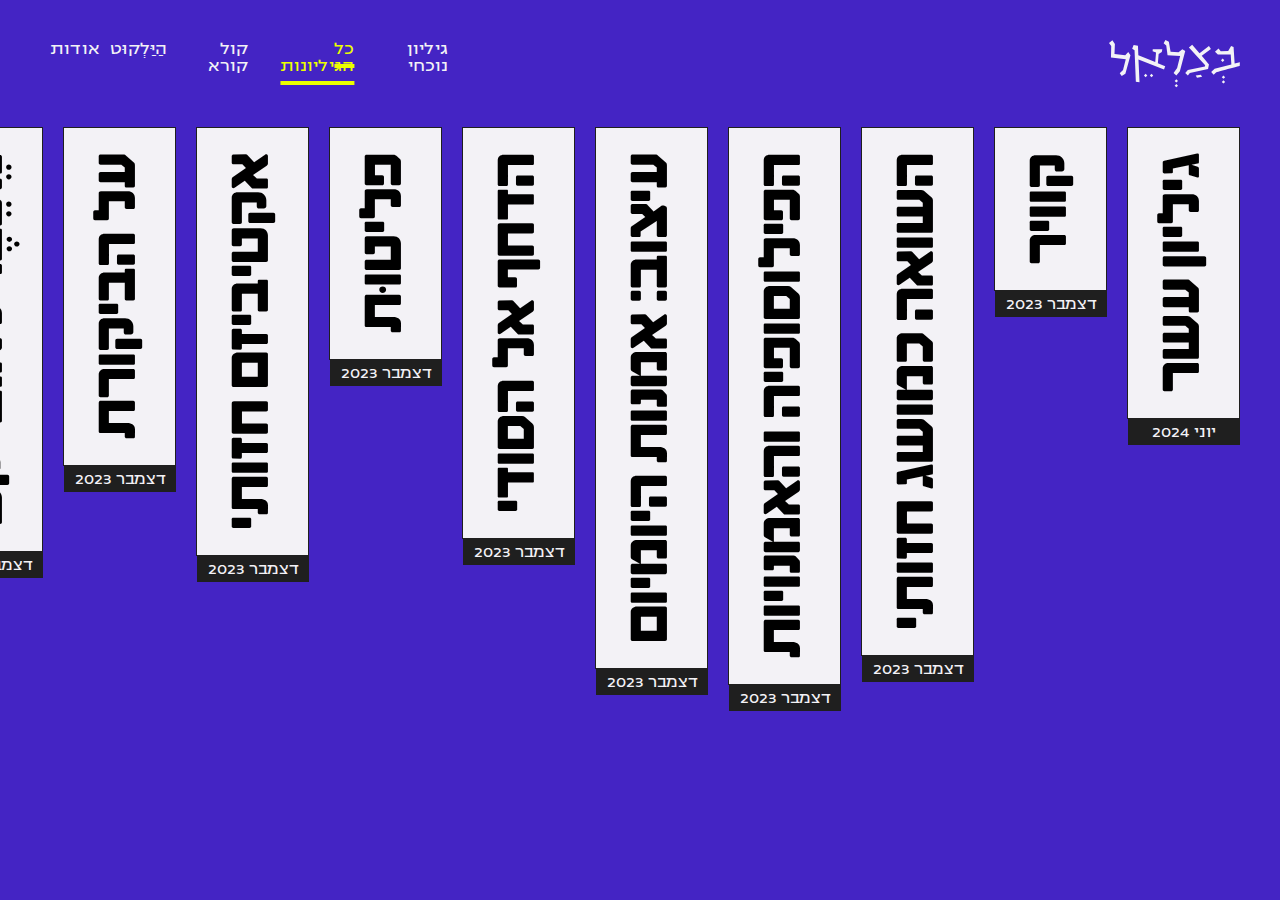
<file: index.html>
<!DOCTYPE html>
<html lang="he" dir="rtl">
  <head>
    <meta charset="UTF-8" />
    <meta http-equiv="X-UA-Compatible" content="IE=edge" />
    <meta name="viewport" content="width=device-width, initial-scale=1.0" />
    <link rel="stylesheet" href="style.css" />
    <title>Document</title>
  </head>
  <body>
    <div class="wrapper">
      <div class="header">
        <a href="index.html"> <img src="images/logo_journal.svg" /></a>
        <ul class="menu">
          <a href="./current-edit.html">
            <li class="menu-item">
              <p>גיליון נוכחי</p>
            </li>
          </a>
          <a href="./index.html"
            ><li class="menu-item chosen">כל הגיליונות</li></a
          >
          <li class="menu-item">קול קורא</li>
          <a href="./yalkut.html"> <li class="menu-item">הַיַּלְקוּט</li></a>
          <a href="about.html"><li class="menu-item">אודות</li></a>
        </ul>
      </div>
      <div class="main-content">
        <a href="./current-edit.html">
          <div class="sheet-container" style="z-index: 10">
            <div class="sheet-phantom"></div>
            <div class="sheet-container-content">
              <div class="sheet-title">גיליון עשר</div>
              <div class="sheet-date">
                <p>יוני 2024</p>
              </div>
            </div>
          </div>
        </a>
        <div class="sheet-container" style="z-index: 9">
          <div class="sheet-phantom"></div>
          <div class="sheet-container-content">
            <div class="sheet-title">קוויר</div>
            <div class="sheet-date">
              <p>דצמבר 2023</p>
            </div>
          </div>
        </div>
        <div class="sheet-container" style="z-index: 8">
          <div class="sheet-phantom"></div>
          <div class="sheet-container-content">
            <div class="sheet-title">השואה כמושג חזותי</div>
            <div class="sheet-date">
              <p>דצמבר 2023</p>
            </div>
          </div>
        </div>
        <div class="sheet-container" style="z-index: 7">
          <div class="sheet-phantom"></div>
          <div class="sheet-container-content">
            <div class="sheet-title">הפילוסופיה והאמנויות</div>
            <div class="sheet-date">
              <p>דצמבר 2023</p>
            </div>
          </div>
        </div>
        <div class="sheet-container" style="z-index: 6">
          <div class="sheet-phantom"></div>
          <div class="sheet-container-content">
            <div class="sheet-title">עיצוב: אמנות היומיום</div>
            <div class="sheet-date">
              <p>דצמבר 2023</p>
            </div>
          </div>
        </div>
        <div class="sheet-container" style="z-index: 5">
          <div class="sheet-phantom"></div>
          <div class="sheet-container-content">
            <div class="sheet-title">הדחף אל הסודי</div>
            <div class="sheet-date">
              <p>דצמבר 2023</p>
            </div>
          </div>
        </div>
        <div class="sheet-container" style="z-index: 4">
          <div class="sheet-phantom"></div>
          <div class="sheet-container-content">
            <div class="sheet-title">פליטוּת</div>
            <div class="sheet-date">
              <p>דצמבר 2023</p>
            </div>
          </div>
        </div>
        <div class="sheet-container" style="z-index: 3">
          <div class="sheet-phantom"></div>
          <div class="sheet-container-content">
            <div class="sheet-title">אקטיביזם חזותי</div>
            <div class="sheet-date">
              <p>דצמבר 2023</p>
            </div>
          </div>
        </div>
        <div class="sheet-container" style="z-index: 2">
          <div class="sheet-phantom"></div>
          <div class="sheet-container-content">
            <div class="sheet-title">על הביקורת</div>
            <div class="sheet-date">
              <p>דצמבר 2023</p>
            </div>
          </div>
        </div>
        <div class="sheet-container" style="z-index: 1">
          <div class="sheet-phantom"></div>
          <div class="sheet-container-content">
            <div class="sheet-title">מֵעֵבֶר לאובייקט</div>
            <div class="sheet-date">
              <p>דצמבר 2023</p>
            </div>
          </div>
        </div>
      </div>
      <!-- <div class="footer"></div> -->
    </div>
  </body>
</html>
</file>
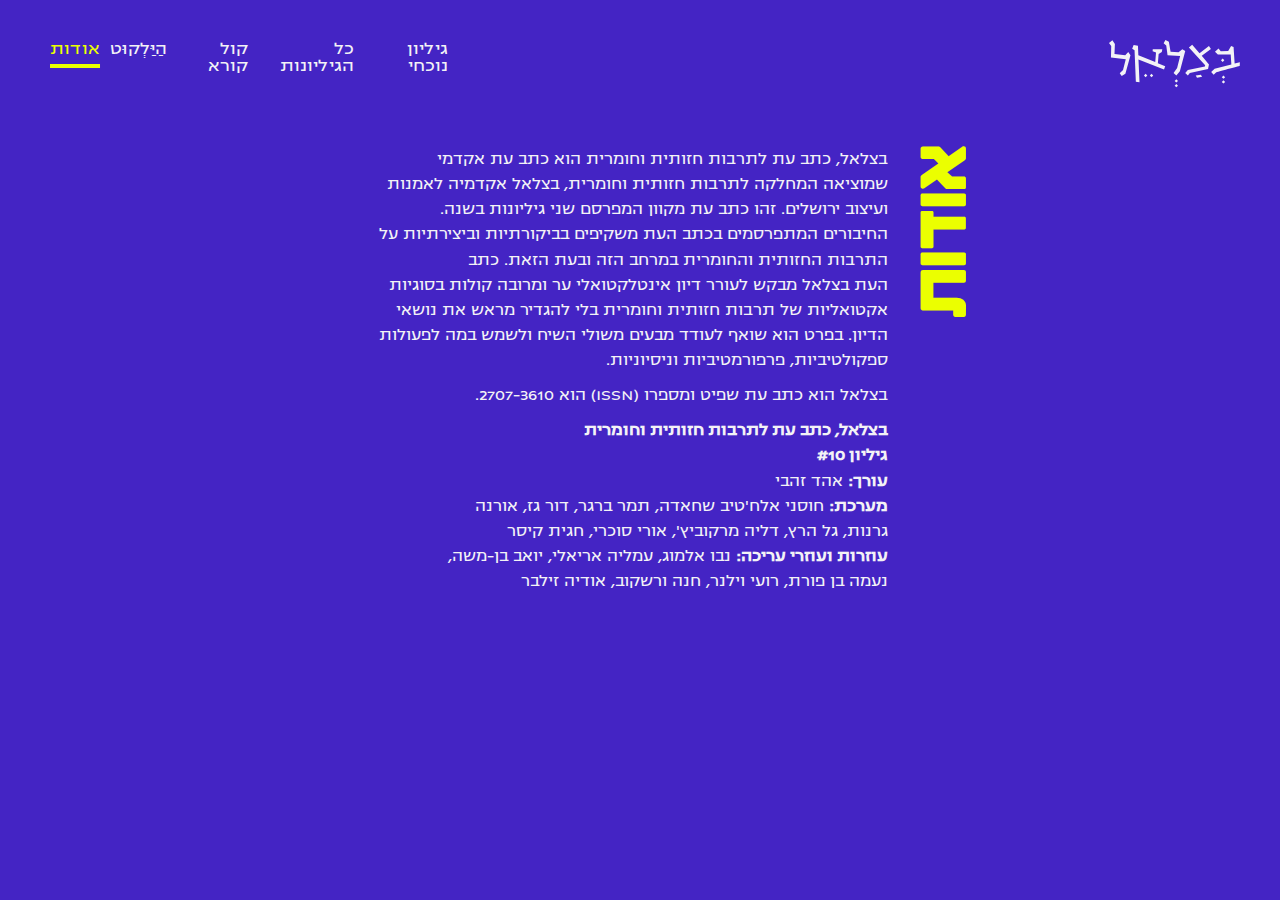
<file: about.html>
<!DOCTYPE html>
<html lang="he" dir="rtl">
  <head>
    <meta charset="UTF-8" />
    <meta http-equiv="X-UA-Compatible" content="IE=edge" />
    <meta name="viewport" content="width=device-width, initial-scale=1.0" />
    <link rel="stylesheet" href="style.css" />
    <title>Document</title>
  </head>
  <body>
    <div class="wrapper">
      <div class="header">
        <a href="index.html"> <img src="images/logo_journal.svg" /></a>
        <ul class="menu">
          <a href="./current-edit.html">
            <li class="menu-item">
              <p>גיליון נוכחי</p>
            </li>
          </a>
          <a href="./index.html"> <li class="menu-item">כל הגיליונות</li></a>
          <li class="menu-item">קול קורא</li>
          <a href="./yalkut.html"> <li class="menu-item">הַיַּלְקוּט</li></a>
          <a href="about.html"> <li class="menu-item chosen">אודות</li></a>
        </ul>
      </div>
      <div class="main-content">
        <div class="about-paragraph">
          <div class="name-editor">
            <div class="edit-name">אודות</div>
          </div>
          <div class="team">
            <p>
              בצלאל, כתב עת לתרבות חזותית וחומרית הוא כתב עת אקדמי שמוציאה
              המחלקה לתרבות חזותית וחומרית, בצלאל אקדמיה לאמנות ועיצוב ירושלים.
              זהו כתב עת מקוון המפרסם שני גיליונות בשנה. החיבורים המתפרסמים בכתב
              העת משקיפים בביקורתיות וביצירתיות על התרבות החזותית והחומרית במרחב
              הזה ובעת הזאת. כתב העת בצלאל מבקש לעורר דיון אינטלקטואלי ער ומרובה
              קולות בסוגיות אקטואליות של תרבות חזותית וחומרית בלי להגדיר מראש את
              נושאי הדיון. בפרט הוא שואף לעודד מבעים משולי השיח ולשמש במה
              לפעולות ספקולטיביות, פרפורמטיביות וניסיוניות.
            </p>
            <p>בצלאל הוא כתב עת שפיט ומספרו (ISSN) הוא 2707-3610.</p>
            <div class="team-credits">
              <p class="bold-text">בצלאל, כתב עת לתרבות חזותית וחומרית</p>
              <p class="bold-text">גיליון #10</p>
              <p><span class="bold-text">עורך:</span> אהד זהבי</p>
              <p>
                <span class="bold-text">מערכת:</span> חוסני אלח'טיב שחאדה, תמר
                ברגר, דור גז, אורנה גרנות, גל הרץ, דליה מרקוביץ', אורי סוכרי,
                חגית קיסר
              </p>
              <p>
                <span class="bold-text">עוזרות ועוזרי עריכה:</span> נבו אלמוג,
                עמליה אריאלי, יואב בן-משה, נעמה בן פורת, רועי וילנר, חנה ורשקוב,
                אודיה זילבר
              </p>
            </div>
          </div>
        </div>
      </div>
    </div>
  </body>
</html>
</file>
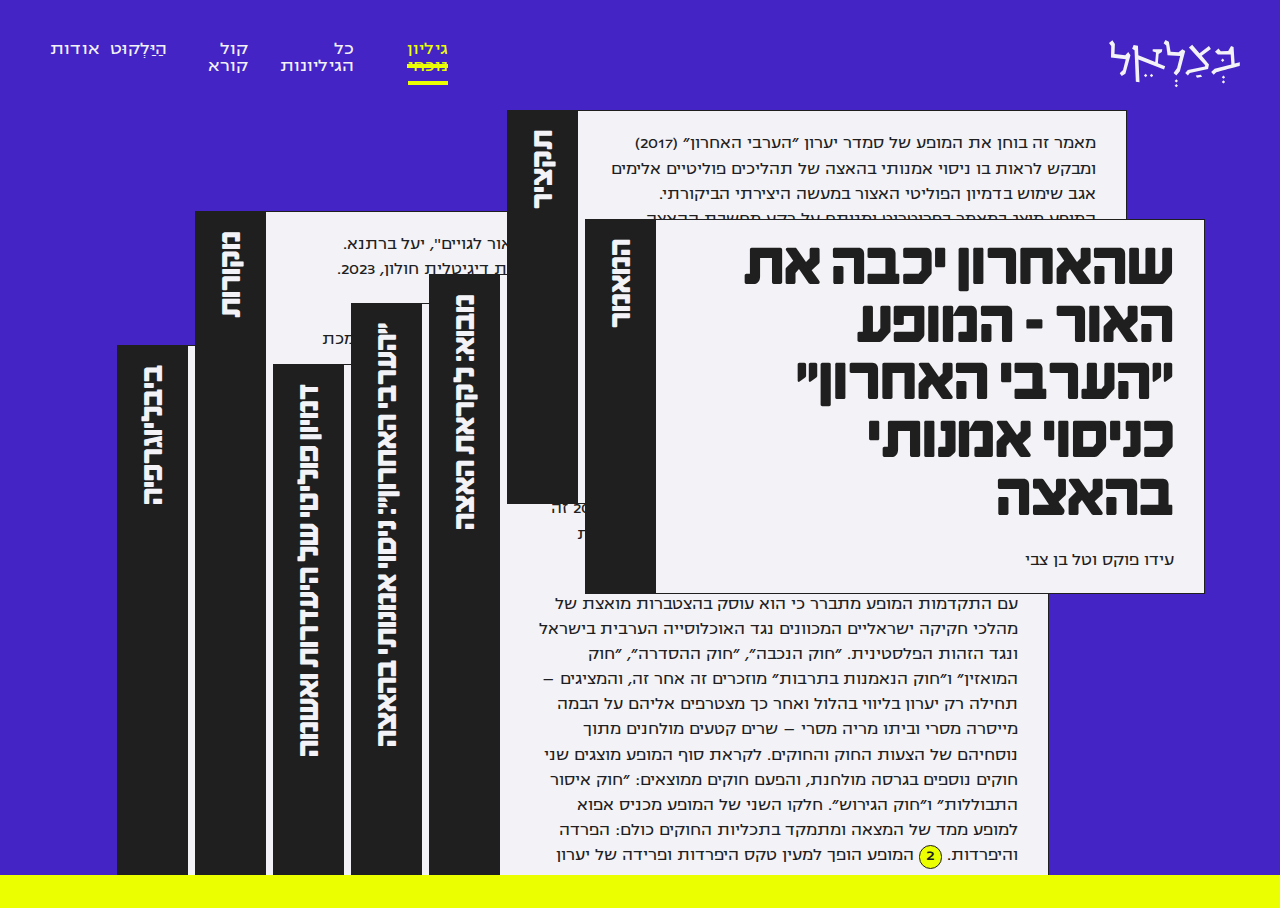
<file: article-trial.html>
<!DOCTYPE html>
<html lang="he" dir="rtl">
  <head>
    <meta charset="UTF-8" />
    <meta http-equiv="X-UA-Compatible" content="IE=edge" />
    <meta name="viewport" content="width=device-width, initial-scale=1.0" />
    <link rel="stylesheet" href="style.css" />
    <title>Document</title>
  </head>
  <script src="index.js"></script>
  <body>
    <div class="wrapper" style="cursor: pointer">
      <div class="header">
        <a href="index.html"> <img src="images/logo_journal.svg" /></a>
        <ul class="menu">
          <a href="./current-edit.html">
            <li class="menu-item chosen">
              <p>גיליון נוכחי</p>
            </li>
          </a>
          <a href="./index.html"> <li class="menu-item">כל הגיליונות</li></a>
          <li class="menu-item">קול קורא</li>
          <a href="./yalkut.html"> <li class="menu-item">הַיַּלְקוּט</li></a>
          <a href="about.html"> <li class="menu-item">אודות</li></a>
        </ul>
      </div>
      <div class="main-content">
        <!-- <div class="article-title" onClick="adjustAllSections()">
          <h1>
            שהאחרון יכבה את האור - המופע "הערבי האחרון" כניסוי אמנותי בהאצה
          </h1>
          <p>עידו פוקס וטל בן צבי</p>
        </div> -->
        <div class="article-content">
          <div
            class="article-section 11"
            style="z-index: 11"
            onclick="bringToFront(this)">
            <div class="section-title special2">
              <h2>המאמר</h2>
            </div>
            <div class="section-content">
              <div class="section-title-small">המאמר</div>
              <div class="section-content-container">
                <p class="special">
                  שהאחרון יכבה את האור - המופע ״הערבי האחרון״ כניסוי אמנותי
                  בהאצה
                </p>
                <p>עידו פוקס וטל בן צבי</p>
              </div>
            </div>
          </div>
          <!-- תקציר -->
          <div
            class="article-section 10"
            style="z-index: 10"
            onclick="bringToFront(this)">
            <div class="section-title">
              <h2>תקציר</h2>
            </div>
            <div class="section-content">
              <div class="section-title-small">תקציר</div>
              <div class="section-content-container">
                <p>
                  מאמר זה בוחן את המופע של סמדר יערון ״הערבי האחרון״ (2017)
                  ומבקש לראות בו ניסוי אמנותי בהאצה של תהליכים פוליטיים אלימים
                  אגב שימוש בדמיון הפוליטי האצור במעשה היצירתי הביקורתי. המופע
                  מוצג במאמר בפרוטרוט ומנותח על רקע מחשבת ההאצה
                  (Accelerationism), גישה פוליטית ביקורתית שמופנית בדרך כלל כלפי
                  מגמותיו של הקפיטליזם הנאו-ליברלי אבל מתועלת כאן לביקורת
                  הקולוניאליזם ההתיישבותי והגיון המחיקה וההאחדה האתניות המניע
                  אותו. הטענה היא כי המופע "הערבי האחרון" שמוצגות בו זו אחר זו
                  הצעות חוק ישראליות המכוונות נגד האוכלוסייה הפלסטינית במתכונת
                  של "שירה בציבור" ובהשתתפות הקהל, וסופו סילוק השחקנים ועובדי
                  התיאטרון הפלסטינים מן האולם, מייצר ניסוי אמנותי בהאצה שמאפשר
                  להתוודע אל תכליתה הסופית של מגמת החקיקה ואל השלכותיה אבל גם
                  להכיר בביטוין של מגמות ההפרדה וההיפרדות בתוך התיאטרון הישראלי
                  עצמו.
                </p>
              </div>
            </div>
          </div>
          <!-- מבוא -->
          <div
            class="article-section 9"
            style="z-index: 9"
            onclick="bringToFront(this)">
            <div class="section-title">
              <h2>מבוא: לקראת האצה</h2>
            </div>
            <div class="section-content">
              <div class="section-title-small">מבוא: לקראת האצה</div>
              <div class="section-content-container">
                <p>
                  המופע ״הערבי האחרון״ (2017) של היוצרת סמדר יערון בבימוי משותף
                  עם נטלי תורג'מן ומייסרה מסרי ובהפקת המרכז לתיאטרון עכו נפתח
                  בשירה משותפת של יערון על הבמה ושל הקהל באולם, בליוויו של
                  זיוואר בהלול על הקלידים: יחד הם שרים ״בלי נאמנות אין אזרחות״
                  <span class="bib-number">1</span>
                  בתום הדקלום הקצר של הסיסמה המבטאת את רוחה של הצעת התיקון לחוק
                  התרבות והאמנות שהייתה מונחת באותה עת על סדר היום של הכנסת
                  יערון מברכת על ההצטרפות לשירה המשותפת של הצעות חוק ישראליות
                  נבחרות שהיא מבצעת זה שנים. "אין לי ספק", היא מציינת, "שכשאנחנו
                  שרים יחד מ-2011 זה רק עוזר להצעות החוק הנפלאות להתקבל״. האמירה
                  האירונית מתקבלת בקהל בצחוק.
                </p>
                <p>
                  עם התקדמות המופע מתברר כי הוא עוסק בהצטברות מואצת של מהלכי
                  חקיקה ישראליים המכוונים נגד האוכלוסייה הערבית בישראל ונגד
                  הזהות הפלסטינית. ״חוק הנכבה״, ״חוק ההסדרה״, ״חוק המואזין״
                  ו״חוק הנאמנות בתרבות״ מוזכרים זה אחר זה, והמציגים – תחילה רק
                  יערון בליווי בהלול ואחר כך מצטרפים אליהם על הבמה מייסרה מסרי
                  וביתו מריה מסרי – שרים קטעים מולחנים מתוך נוסחיהם של הצעות
                  החוק והחוקים. לקראת סוף המופע מוצגים שני חוקים נוספים בגרסה
                  מולחנת, והפעם חוקים ממוצאים: ״חוק איסור התבוללות״ ו״חוק
                  הגירוש״. חלקו השני של המופע מכניס אפוא למופע ממד של המצאה
                  ומתמקד בתכליות החוקים כולם: הפרדה והיפרדות.
                  <span class="bib-number">2</span> המופע הופך למעין טקס היפרדות
                  ופרידה של יערון והקהל – ובמישור סמלי יותר, של התיאטרון הישראלי
                  כולו – מן הפלסטינים. הפרידה היא מן השחקנים הפלסטינים – בהלול
                  ומייסרה ומריה מסרי – אבל גם מכל עובדי התיאטרון הפלסטינים,
                  שכולם עוזבים את האולם ומותירים את יערון לבדה על הבמה ואת האולם
                  חשוך. מילים – אותן מילים מולחנות שבהן נפתח המופע – הופכות אפוא
                  למעשים. יוצא שהמופע "הערבי האחרון" אינו אלא ניסוי אמנותי בהאצה
                  של תהליכים פוליטיים אלימים אגב שימוש בדמיון הפוליטי האצור
                  במעשה היצירתי הביקורתי.
                </p>
                <p>
                  במאמר זה נבקש לבחון את המופע של יערון ושותפיה על רקע התאוריה
                  וההיסטוריה של הקולוניאליזם ההתיישבותי ובהקשר הספציפי של
                  ישראל-פלסטין. אריז' סבאע'-ח'ורי מציינת כי "פרדיגמת
                  הקולוניאליזם ההתיישבותי איננה תאוריה מגובשת אלא מסגרת פרשנית
                  של אנלוגיות היסטוריות מצטברות״.
                  <span class="bib-number">3</span> מסגרת פרשנית זו, על כל
                  גווניה ומנעד האנלוגיות ההיסטוריות המשמשות אותה, מבקשת לנתח
                  אופן מובחן של שליטה קולוניאלית.
                  <span class="bib-number">4</span> פרדיגמת הקולוניאליזם
                  ההתיישבותי מבחינה בין אופן שליטה זה ובין אופני השליטה
                  בפרדיגמות קולוניאליות אחרות ומעמידה במרכזה את היחסים בין
                  האוכלוסייה המתיישבת ובין האוכלוסייה הילידית. פטריק וולף טוען
                  כי להבדיל מן הקולוניאליזם ה״קלאסי״, אשר מטרתו היא שליטה בכוח
                  עבודה וניצול המשאבים בקולוניה לטובת מדינת האם, מטרה מרכזית של
                  הקולוניאליזם ההתיישבותי היא השתלטות מלאה על הטריטוריה, כלומר
                  על האדמה ועל משאביה.<span class="bib-number">5</span>
                  הטריטוריה משמשת את הקולוניאליזם ההתיישבותי לשיכון האוכלוסייה
                  המתיישבת. היות שעל אדמה זו קיימת אוכלוסייה, יש הכרח בהחלפת
                  האוכלוסייה הילידית באוכלוסייה המתיישבת. על כן, כפי שטוען וולף,
                  במרכז הקולוניאליזם ההתיישבותי עומד ״הגיון המחיקה״ – קרי מחיקתה
                  של האוכלוסייה הילידית.<span class="bib-number">6</span>
                </p>
                <p>
                  מחקרים רבים מגלים בתנועה הציונית ובמדינת ישראל מאפיינים של
                  קולוניאליזם התיישבותי – כמה מן המחקרים האלו נערכו לפני
                  התבססותה של פרדיגמת הקולוניאליזם ההתיישבותי בשדה המחקר, ואילו
                  אחרים נערכו כבר בתוך הפרדיגמה הזאת.<span class="bib-number"
                    >7</span
                  >
                  מחקרים אלה מצביעים על שאיפה להחלפה של האוכלוסייה שעומדת בבסיס
                  התנועה הציונית והלאומיות הישראלית. למעשה אפשר להבחין בשאיפה זו
                  בקרב התנועה הציונית גם בלי לראות בה גילום של הקולוניאליזם
                  ההתיישבותי. בשיר בשיר ועמוס גולדברג, המזהים בכל מדינת לאום
                  מודרנית את השאיפה להאחדה אתנית של האוכלוסייה ומייחסים את
                  השאיפה הזאת לציונות ביתר שאת, טוענים כך:
                </p>
                <p>
                  במידה רבה אימצה הציונות, או לפחות הזרם המרכזי בתוכה, את דגם
                  הלאומיות האתנוצנטרי ה(מזרח-)אירופי במהלך המאבק עם הפלסטינים
                  למן אמצע שנות השלושים. לאומיות מסוג זה עסוקה כל העת בהגדרת
                  זהותה האתנית של מדינת הלאום ובמפעלי ההומוגניזציה האתנית שלה.
                  [...] בהקשרים אלו הפך האחר הלא יהודי, דהיינו הפלסטיני, לאיום
                  על עצם הלגיטימיות של הריבונות היהודית מצד אחד, ולמטרד אתני מצד
                  אחר. לוגיקת הטיהור המודרני, במיוחד בעת מלחמה וקונפליקט דמים
                  מתמשך, גזרה עליו כמעט באופן בלתי נמנע את תוצאת הנכבה.<span
                    class="bib-number"
                    >8</span
                  >
                </p>
                <p>
                  שאיפה זו להאחדה אתנית דורשת את היעלמותה של האוכלוסייה האחרת,
                  אם באמצעות גירוש (פסיבי או אקטיבי) ואם באופני הטמעה.
                </p>
                <p>
                  אולם, כפי שהראו חוקרות ומבקרות של הקולוניאליזם ההתיישבותי ושל
                  המקרה הישראלי-פלסטיני, ובהן נדירה שלהוב-קיבורקיאן וג'סביר
                  פואר, השליטה הישראלית באוכלוסייה הפלסטינית אינה פועלת רק על פי
                  הגיון המחיקה. בעוד הניצול של כוח העבודה הפלסטיני בגדה המערבית,
                  ברצועת עזה ובגבולות הקו הירוק קטן מהופעותיו של ניצול דומה
                  בקולוניאליזם האירופי והאמריקני, הוא אינו מבוטל. נוסף על כך,
                  אפשר להבחין באופני שליטה באוכלוסייה הפלסטינית שמבוססים על
                  מנגנונים של פחד, של חולי וחוב, של כליאה ועוד.<span
                    class="bib-number"
                    >9</span
                  >
                  צורות שליטה אלו, המתקיימות לצד התנועה למחיקת האוכלוסייה
                  הפלסטינית, מותירות את האוכלוסייה הזאת על כנה אבל בה בעת ממררות
                  את חייה.
                </p>
                <p>
                  אף שנהוג להצביע על הנכבה, האסון אשר פקד את האוכלוסייה הערבית
                  בפלשתינה המנדטורית במלחמת 1948, כעל נקודת השבר בתודעה
                  הפלסטינית ובמרקם החברתי הפלסטיני,<span class="bib-number"
                    >10</span
                  >
                  שבר זה לא חלף מן העולם, והוא מעמיק והולך. על פי המשגות
                  פלסטיניות עכשוויות של הנכבה, ועל רקע הפרדיגמה של הקולוניאליזם
                  ההתיישבותי הרואה בפעולה הקולוניאלית תהליך ולא אירוע,<span
                    class="bib-number"
                    >11</span
                  >
                  הנכבה עודנה נמשכת.<span class="bib-number">12</span> בתוך
                  תהליך מתמשך זה אפשר למנות את מניעת השיבה של פליטים פלסטינים
                  לבתיהם בניגוד לאמנות בין-לאומיות,<span class="bib-number"
                    >13</span
                  >
                  את העקירה של פלסטינים מבתיהם ומאדמותיהם החל ב-1948, המשך
                  בכיבוש הגדה המערבית ב-1967 וכלה בעקירה הנמשכת של קהילות
                  מאדמותיהן על פי מדיניות ממשלתית, את האפליה המשפטית הממושכת,
                  שדומה כי רק מתגברת בעשורים האחרונים, ועוד. כלומר האסון
                  הפלסטיני של 1948 אינו רגע חולף בעבר כי אם הווה מתמשך אשר סופו
                  אינו ידוע.
                </p>
                <p>
                  בהווה פלסטיני זה, שמוריס עביליני מכנה אותו "הווה סיזיפי" או
                  ״הווה אסוני״,<span class="bib-number">14</span> המציאות נותרת
                  במצב של החמרה מתמדת וחוסר הכרעה. על כן ניסיונותיהם של כוחות
                  הסיוע ההומניטריים להאט את פעולתם של הכוחות האלימים המנסים
                  להביא למחיקתה של פלסטין בישראל-פלסטין, ולא להביא להפסקתה
                  המוחלטת, אינם מועילים בהכרח – לא רק כי רבים מניסיונות הסיוע
                  הבין-לאומיים לאוכלוסייה הפלסטינית משתתפים בהעמקת השליטה הגזעית
                  באוכלוסייה הילידית,<span class="bib-number">15</span> אלא גם
                  כי ההאטה של תהליך המחיקה משרתת במידה מסוימת את האינטרסים של
                  הכוחות השליטים, שכן כדברי דרידה דחייתו המתמדת של החוק מגשימה
                  בד בבד את החלתו המתמדת.<span class="bib-number">16</span>
                </p>
                <p>
                  אל מול ההאטה, הדחייה של הדין וההווה המתמשך המתבטאים באלימות
                  כלפי האוכלוסייה הנשלטת ברצוננו להעמיד לבחינה את מחשבת ההאצה
                  (Accelerationism). מחשבת ההאצה נטועה בהגות הנאו-מרקסיסטית של
                  המחצית השנייה של המאה ה-20 וזכתה לניסוחים רבים בשני העשורים
                  האחרונים. במרכז מרביתם של ניסוחיה עומד העיסוק בקפיטליזם
                  המודרני והשאיפה להאיץ את תהליכיו, מתוך מחשבה פוליטית שמאלית כי
                  מהלך כזה לא יחזק את המערך הקפיטליסטי אלא דווקא יתנגד לו.<span
                    class="bib-number"
                    >17</span
                  >
                  לדברי סטיבן שבירו, הטענה כי במחשבת ההאצה טמונה התנגדות מתבססת
                  על ההנחה כי ״הדרך היחידה לצאת מדבר (way out) היא דרך הדבר עצמו
                  (way through). כדי להתגבר על הקפיטליזם הנאו-ליברלי הגלובלי,
                  עלינו לרוקן אותו עד תומו, לדחוק אותו לנקודה הקיצונית ביותר
                  שלו, ללכת בעקבותיו עד לתוצאות הרחוקות והמוזרות ביותר
                  שלו".<span class="bib-number">18</span>
                  מחשבת ההאצה מזהה את כוחו של הקפיטליזם המודרני בהתייחסות שלו אל
                  מצב המשבר. כך אומר שבירו:
                </p>
                <p class="indent-paragraph">
                  אנו מוצאים את עצמנו שוב ושוב במה שאפשר לכנותו "מצב של משבר".
                  אולם יש בזה פרדוקס. משבר – כלכלי, אקולוגי או פוליטי – הוא
                  נקודת מפנה, קרע פתאומי, רגע חד ומיידי של חשבון נפש. אולם לנו,
                  היום, היה המשבר למצב כרוני וקבוע כמדומה. אנו חיים,
                  כבאוקסימורון, במצב תמידי של טלטלה וסתירה שלעולם אינו נפתר.
                  משברים לעולם אינם מסתיימים; במקום זאת הם נדחים ללא סוף וללא
                  הגבלה.<span class="bib-number">19</span>
                </p>
                <p>
                  תנועת ההאצה מבקשת אפוא לצאת ממצב המשבר האינסופי באמצעות הכרעה,
                  ולא בדחייתה. כדי להגיע לנקודת ההכרעה, ובניגוד לטענתה המפורסמת
                  של אודרי לורד,<span class="bib-number">20</span> יש להשתמש
                  בכלי האדון. אך שימוש זה אינו מחקה את אופן שימושו של האדון
                  בכליו שלו אלא מגביר את עוצמת השימוש. בפסקה ידועה מספרם של ז׳יל
                  דלז ופליקס גואטרי 'אנטי-אדיפוס', המוזכרת לא פעם כבסיס למחשבת
                  ההאצה, הם כותבים:
                </p>
                <p class="indent-paragraph">
                  אבל מהו הנתיב המהפכני? האם קיים נתיב כזה? לסגת מן השוק העולמי
                  כפי שמייעץ סמיר אמין למדינות העולם השלישי בתחייה מוזרה של
                  "הפתרון הכלכלי" הפשיסטי? או אולי דווקא ללכת בכיוון ההפוך?
                  כלומר להמשיך הלאה בתנועת השוק – תנועה של פיצוח ושל
                  דה-טריטוריאליזציה? שכן אפשר שהזרמים עדיין לא עברו מספיק
                  דה-טריטוריאליזציה, לא פוצחו די הצורך מנקודת מבטם של עיון ומעשה
                  בעלי אופי סכיזופרני ביותר. לא לסגת מן התהליך, אלא להמשיך הלאה,
                  "להאיץ את התהליך", בניסוחו של ניטשה: בעניין זה האמת היא שעוד
                  לא ראינו דבר.<span class="bib-number">21</span>
                </p>
                <p>
                  שבירו מזהיר מפני הסכנות הגלומות בהתמסרות להאצה עצמה ולא למטרתה
                  – יציאה מתוך הווה מתמשך של ניצול ואי-שוויון – וטוען כי את
                  מחשבת ההאצה יש לתרגם בראש ובראשונה לפעולה אסתטית.<span
                    class="bib-number"
                    >22</span
                  >
                  בעיניו האמנות הספקולטיבית, ובייחוד הספרות הבדיונית, היא השדה
                  המתאים לפעולות האצה אסתטיות. פעולות אלו יבקשו לבחון את
                  האפשרויות לדמיין עתיד שונה מתוך האצתם של תהליכי המשבר.
                </p>
                <p>
                  במובן זה ההאצה היא רגע של דמיון פוליטי ושל ביקורת. דמיון
                  פוליטי, על פי נורמה מוסי, הוא ״פעולה שמבקשת לראות מעבר למה
                  שישנו ולהקשיב בקשב מיוחד לסיפורים של המקום״.<span
                    class="bib-number"
                    >23</span
                  >
                  פעולה זו נעשית ״התנגדות שיוצרת דימויים חדשים ואלטרנטיביים
                  לעבר, להווה, לעתיד וליחסים ביניהם״.<span class="bib-number"
                    >24</span
                  >
                  לשיטתה של מוסי, אמנות הפונה אל העתיד יכולה לבטא את הדמיון
                  הפוליטי. הבחינה של עתיד מדומיין פותחת אפשרות ״למחקר ודיון על
                  אפשרויות קיום אחרות״.<span class="bib-number">25</span> עתיד
                  זה, בשל היותו כרוך ברגע ההיסטורי שממנו הוא יוצא, מסוגל לבקר את
                  הרגע הפוליטי העכשווי, ובמקרה של ההאצה – את תנאי ההווה המתמשך.
                </p>
                <p>
                  בעקבות דברים אלו נבקש לבחון את הצגתה של יערון כניסוי אמנותי
                  בהאצה, אשר מוביל לביקורת של ההווה הישראלי-פלסטיני ובפרט של
                  הביטוי שלו בתיאטרון הישראלי. להבדיל ממסגרת המחשבה הנפוצה של
                  תנועת ההאצה – הקפיטליזם הנאו-ליברלי וההתנגדות לו – כאן מדובר
                  לדידנו בהאצה של הקולוניאליזם ההתיישבותי ושל חוקיו, כלומר האצה
                  מוחלטת של ההיגיון של המחיקה ושל האחידות האתניות כפי שהוא בא
                  לידי ביטוי בסדרה של הצעות חוק לאומניות וגזעניות מסיתות
                  ומדירות.
                </p>
                <p>
                  החוקים האמיתיים והמדומיינים המוצגים במופע מבקשים ליצור הפרדה
                  והיפרדות בתחומיה המדיניים של ישראל. המופע "הערבי האחרון" עושה
                  שימוש מטונימי במרכיבים המוסכמים של התיאטרון (אולם, נוכחות
                  ואי-נוכחות על הבמה, הארה והחשכה) ובחלל של התיאטרון המסוים שבו
                  המופע הועלה (בתיאטרון עכו, בתיאטרון תמונע ובתיאטרון יפו),
                  ובעזרת טכניקת ההאצה מצליח להעיד בחדות נוקבת על תהליכי ההפרדה
                  וההיפרדות המתחוללים במרחב הישראלי ועל תוצאתם המשוערת ובד בבד
                  לבצע את התהליכים האלה עצמם במחווה רלפקסיבית ומטלטלת משלו,
                  המתבטאת בהתפנות מרצון של "הערבי האחרון" מן התיאטרון – ובמשתמע
                  גם מן המרחב הישראלי.
                </p>
              </div>
            </div>
          </div>
          <div
            class="article-section 8"
            style="z-index: 8"
            onclick="bringToFront(this)">
            <div class="section-title">
              <h2>״הערבי האחרון״: ניסוי אמנותי בהאצה</h2>
            </div>
            <div class="section-content">
              <div class="section-title-small">
                ״הערבי האחרון״: ניסוי אמנותי בהאצה
              </div>
              <div class="section-content-container">
                <p>
                  המופע ״הערבי האחרון״ נפתח בשירה משותפת של הצעות חוק בעלות
                  מאפיינים גזעניים בפי המציגים והקהל.<span class="bib-number"
                    >26</span
                  >
                  בתחילת המופע יערון עומדת לבדה על הבמה, לבושה בגדים שחורים
                  ומבריקים. בהדרגה מצטרפים אליה לבמה ולרגעים גם נטמעים בקהל
                  שלושת השחקנים המוצגים כ"ערבים", ושמם נמסר לקהל: מייסרה מסרי,
                  מריה מסרי (ביתו של מייסרה) וזיוואר בהלול. מייסרה ומריה מסרי
                  עולים לבמה עם פריטי לבוש פלסטינים מובהקים – מייסרה עם כופיה
                  ומריה עם ת׳וב – ואילו בהלול עולה בלי סממנים פלסטינים ובמשך רוב
                  המופע מנגן בקלידים; השלושה מדברים ביניהם ועם הקהל על הצעות
                  החוק הן בעברית הן בערבית.
                </p>
                <p>
                  הצעת החוק הראשונה העולה על סדר היום בהצגה היא תיקון 40 לחוק
                  יסודות התקציב, הידוע בכינויו "חוק הנכבה" (כך הוא גם מוצג
                  במופע), שהתקבל בכנסת ב-2011 בגרסה "מרוככת". חוק זה נחקק לשם
                  מניעת מימונם של אירועי יום הנכבה מתקציב המדינה. לפי החוק, גוף
                  אשר מקבל תקציבים מן המדינה עשוי להיות נתון לסנקציות כלכליות
                  במקרה שהוא מוציא הוצאה כספית שבמהותה יש שלילה של קיומה של
                  מדינת ישראל כמדינה יהודית ודמוקרטית, הסתה לגזענות, לאלימות או
                  לטרור, תמיכה במאבק מזוין או במעשה טרור נגד מדינת ישראל, ציון
                  יום העצמאות או יום הקמת המדינה כיום אבל או מעשה של השחתה או
                  ביזוי פיזי הפוגע בכבוד דגל המדינה או סמל המדינה.
                </p>
                <p>
                  פסקאות מתוך חוק הנכבה מוקרנות על מסך גדול הקבוע בבמה. יערון
                  עומדת על רקע המסך ומקריאה בקול ובלחן מקורי את הטקסט לקהל:
                </p>
                <p class="indent-paragraph">
                  "לא יערוך אדם פעולה או אירוע שיש בהם משום ציון יום העצמאות או
                  משום התייחסות להקמת המדינה כיום אבל או כיום צער". מי זוכר? חוק
                  הנכבה. [...] זה אומר לפלסטינים, שאסור לכם להיות ביום הנכבה
                  עצובים. זה חוק. אסור. ממנוע [בערבית: אסור].
                </p>
                <p>
                  יערון אינה מתעכבת על חוק הנכבה וממשיכה מיד לחוק להסדרת
                  ההתיישבות ביהודה והשומרון, התשע"ז-2017, המוכר בשם המקוצר "חוק
                  ההסדרה" (כך הוא גם מוצג במופע), שעבר בכנסת אך נפסל כעבור כמה
                  שנים בבית המשפט העליון. החוק נועד להסדיר את מעמדם של בתים
                  בהתנחלויות בגדה המערבית שנבנו על קרקעות בבעלותם הפרטית, החלקית
                  או המלאה, של פלסטינים. משום שחוק ההסדרה הופנה במישרין כלפי
                  הפלסטינים הנמצאים בשטח כבוש סברו משפטנים כי הצעת החוק מנוגדת
                  למשפט הבין-לאומי ומנוגדת לדיני זכויות האדם הישראליים, אשר
                  מחייבים את רשויות המדינה בכל מקום שבו הן פועלות (כאמור בסעיף
                  11 לחוק-יסוד: כבוד האדם וחירותו).<span class="bib-number"
                    >27</span
                  >
                  עשרות יישובים פלסטיניים בגדה המערבית, שאליהם הצטרפו עמותות
                  שמאל ישראליות אחדות, עתרו לבית המשפט העליון נגד החוק. ב-9
                  ביוני 2020 ביטל בג"ץ את החוק ברוב של שמונה שופטים נגד אחד
                  בנימוק שהוא פוגע בזכויותיהם החוקתיות של התושבים הפלסטיניים
                  לקניין, לשוויון ולכבוד בלי שיעמוד בתנאיה של פסקת ההגבלה, ולכן
                  אינו חוקתי.<span class="bib-number">28</span>
                  גם חוק זה עולה במצגת על המסך. מילות החוק נראות לעיני כול. לפני
                  שיערון שרה אותו, היא אומרת: ״אז בואו רגע נשיר את הצעת החוק
                  הזאת ביחד, נתחיל להתחמם כי יש לנו הרבה עבודה היום. זה כל כך
                  יפה״. יערון שרה את החוק באותו לחן מקורי שבו מושרות שאר הצעות
                  החוק בהצגה וחוזרת על הפזמון הקבוע בין הצעה להצעה, "בלי נאמנות
                  אין אזרחות", הממקם את ההצעות ואת החוקים ברצף שירי אחד ובסיפור
                  אחד שבמהותו מבחן נאמנות מתמשך.
                </p>
                <p>
                  שלישי מופיע "חוק המואזין". בשנת 2016 הועלתה הצעת החוק בכנסת
                  (הצעת חוק למניעת מפגעים [תיקון – מניעת רעש ממערכת כריזה בבית
                  תפילה], התשע"ז-2016), ומטרתה להגביל את עוצמת הקול של האד'אן
                  בין השעות 23:00 ו-06:00. האגודה לזכויות האזרח בישראל הביעה את
                  התנגדותה לחוק וטענה כי זהו חוק פוגעני ומפלה המדיר ציבור שלם,
                  על סמליו הדתיים והלאומיים, מן המרחב הציבורי במדינה ומעמיק את
                  תחושת האפליה והאי-שוויון אצל בנות ובני החברה הערבית
                  בישראל.<span class="bib-number">29</span>
                  בהצעת החוק המקורית נאסר כל שימוש ברמקולים בעוצמת קול מסוימת,
                  אך לאחר התנגדות החרדים, שחששו שצופר השבת ייכלל בחוק, אושרה
                  נוסחה מתוקנת ולפיה החוק יחול רק בשעות הנקובות למעלה. בסופו של
                  דבר החוק נבלם לאחר שהסיעות החרדיות התנגדו אליו. במופע, ציטוטים
                  מתוך החוק מוקרנים על המסך, ויערון מדגישה כי הטקסט נאמן למקור.
                  היא מצביעה על המצגת ואומרת: "אנחנו רק עשינו העתק הדבק, זה קיים
                  כהצעת חוק". היא קוראת בקול רם את דברי ההסבר להצעת החוק,
                  בשינויים קלים: "מאות אלפי אזרחים בישראל סובלים באופן שגרתי
                  ויומיומי מרעש שנגרם מקריאות המואזין במסגדים". כמו בחוקים
                  האחרים, גם הפעם משתלב בהצגת החוק הפזמון החוזר "בלי נאמנות אין
                  אזרחות". את העיסוק בהצעת חוק המואזין יערון חותמת בסרקאזם:
                  "מתקינים חלונות כפולים כדי לא לשמוע את הרעש, וזה לא עוזר.
                  אנחנו צריכים גם על זה להתגבר, כי חוק המואזין לא התקבל עד הסוף
                  אבל הוא בדרך, אנחנו נעזור לו".
                </p>
                <p>
                  מכאן היא ממשיכה להצגת הצעת תיקון לחוק התרבות והאמנות שיזמה שרת
                  התרבות והספורט מירי רגב ב-2018, ולפיה בסמכותה של השרה לבטל או
                  לקצץ תקציב תמיכות עבור מוסדות תרבות ואמנות ש"פועלים נגד
                  עקרונות המדינה", ובהם אופייה היהודי או הדמוקרטי של מדינת
                  ישראל.<span class="bib-number">30</span> וכך מציגה אותה יערון:
                  "בואו נראה עוד הצעת חוק אחת ונמשיך להתקדם. זאת הצעת חוק שאני
                  הכי אוהבת, נאמנות בתרבות. חופש הביטוי הוא דבר חשוב, אבל לכל
                  דבר יש גבול. כמו שבעזה יש גבול ואסור להם לעבור את הגבול, אז
                  ככה גם... נכון. מייסרה תתרגם את זה, זה מאוד חשוב".<span
                    class="bib-number"
                    >31</span
                  >
                </p>
                <p>
                  הצעות החוק ממלאות לשיטתנו תפקיד חשוב בכניסה של יערון ושל
                  שותפיה – ושל הקהל בעקבותיהם – לניסוי האמנותי בהאצה של מהלכי
                  הקולוניאליזם ההתיישבותי. אבל ההאצה הזאת עוד לא הגיעה אל
                  תכליתה. לאחר הצגתה של הצעת החוק האחרונה, "חוק הנאמנות בתרבות",
                  יערון מפנה במהרה את תשומת הלב ליעד שהחוקים מכוונים אליו (גם אם
                  הם דוחים אותו כל העת):
                </p>
                <p class="indent-paragraph">
                  <span class="bold-text">סמדר:</span> טוב, חברים, מה משותף לכל
                  הצעות החוק האלה? איזו בעיה הן מנסות לפתור? בואו נסתכל אחד לשני
                  בעיניים ונגיד את זה בקול.<br />
                  [הקהל שקט. פאוזה.]<br />
                  <span class="bold-text">מייסרה:</span> ערבים.<br />
                  <span class="bold-text">סמדר:</span> אני יודעת שלא נעים לכם
                  להגיד את זה. גם אני מרגישה אותו דבר. אני שנים האמנתי בקיום
                  משותף, המקום הזה, תיאטרון עכו, מהווה דוגמה לקיום משותף, אבל
                  יום אחד נפל לי האסימון, ואני פשוט הבנתי שזה לא יעבוד, ומוטב
                  שנתעשת שעה אחת קודם, דקה אחת קודם, ונבין שזה לא יעבוד ונשנה את
                  המציאות הזאת.<br />
                  אנחנו חייבים ל ה י פ ר ד.<br />
                  יהודים וערבים חייבים להיפרד כי זה לא הולך לשום מקום.<br />
                  [...]<br />
                  אנחנו הערב ב י ח ד ניפרד מהערבים.
                </p>
                <p>
                  בשלב זה, המופע נהפך למעין טקס פרידה של יערון ושל הקהל (היהודי)
                  מן השחקים ומעובדי התיאטרון הפלסטינים. מתוך השימוש המטונימי
                  במרחב ההופעה ובמוסכמות המופע מסתמנת גם הפרידה המואצת של
                  האוכלוסייה הישראלית-יהודית מן האוכלוסייה הערבית-פלסטינית. זהו
                  טקס ארוך ומבלבל, שבו יערון מדברת גם אל הקהל וגם אל שותפיה
                  הפלסטינים למופע בשבח הפרידה. "איך אתה מרגיש, אדון בהלול?" היא
                  שואלת את זיוואר, והלה עונה "אני שמח, אני מרגיש שאני חולם. לא
                  יהיו ערבים". אחר כך היא מכריזה כך: "לפני שניפרד מהאנשים ניפרד
                  מהשפה. כי השפה הערבית השתלטה לנו על העברית. וצריך לשנות את
                  זה". היא מבקשת מן הקהל לנקות מן העברית את כל הביטויים בערבית.
                  לאחר שיר קצר ובו הרבה מילים ערביות שנמצאות בשימוש שגור אצל
                  דוברי עברית יהודים ("אחלה, סבבה, אינשאללה" וכן הלאה), יערון
                  ממשיכה:
                </p>
                <p class="indent-paragraph">
                  זה לא פשוט, זה דורש עבודה ותרגול. אז עכשיו הגענו לרגע הגדול
                  שבו אנחנו מתחילים להיכנס להילוך השני והשלישי והרביעי של
                  הפרידה. כי אתם יודעים, אני הבנתי באיזשהו שלב, כשהבנתי שצריך
                  להיפרד אז הבנתי שזה התפקיד שלי, שמעתי קולות שאומרים לי, סמדר
                  את צריכה להיפרד מאחד הפלסטינים הכי יקרים לך ולתת דוגמה
                  לכולם.<br />
                  [...]<br />
                  אז לצורך כך אני רוצה להזמין לבכורה עולמית של הפעם האחרונה שאי
                  פעם תראו כאן על במה יהודייה וערבי יחד, פעם אחרונה בכלל שתראו
                  פלסטיני על במות ישראל.<br />
                  הרשו לי להזמין הנה חבר טוב, אנחנו חברים טובים שלושים שנה,
                  יוצרים יחד, שכנים, מכירים את המשפחות.<br />
                  זהו, זאת הפעם האחרונה.<br />
                  אני רוצה להזמין לבמה את הערבי האחרון. קבלו אותו. מייסרה מסרי!
                </p>
                <p>
                  כאן עולה מסרי לבמה ושר בקצרה באנגלית ובערבית ומציג את עצמו דרך
                  מילות השיר. לאחר מכן מתפתחת שיחה בין מסרי ליערון, שעולה ממנה
                  בין היתר כי למסרי עצמו יש חלק פעיל במחשבה על ההיפרדות, המתכנה
                  עתה "גירוש מרצון":השותפות בין מסרי ליערון ברעיון הגירוש מרצון
                  אינו רק פנימי למופע אלא גם עומד בבסיס כתיבתו. ראו: גורדון,
                  ״סמדר יערון נפרדת מהערבי האחרון״.
                </p>
                <p class="indent-paragraph">
                  <span class="bold-text">סמדר:</span> מייסרה, תגיד לי איך זה
                  מרגיש להיות הערבי האחרון, להיות זה שמקריב את עצמו אשכרה למען
                  המולדת.<br />
                  <span class="bold-text">מייסרה:</span> תראי זאת החלטה לא קלה,
                  האמת. אבל לא יודע, אני מרגיש טוב.<br />
                  <span class="bold-text">סמדר:</span> כן?<br />
                  <span class="bold-text">מייסרה:</span> כן. כיף לי.<br />
                  [...]<br />
                  <span class="bold-text">סמדר:</span> אבל מייסרה, כל העניין הזה
                  של הגירוש זה ממש רדיקלי. אתה מגרש את עצמך מרצון.<br />
                  <span class="bold-text">מייסרה:</span> כן.<br />
                  <span class="bold-text">סמדר:</span> אתה משמש דוגמה לעם שלם
                  אחריך.<br />
                  <span class="bold-text">מייסרה:</span> כן. לפני שיגרשו אותנו.
                  אז אני מתפנה.<br />
                </p>
                <p>
                  מן הסיפור שיערון ומסרי מספרים במופע עולה כי מסרי שותף גם
                  לרעיון של האצת הצעות החוק:
                </p>
                <p class="indent-paragraph">
                  <span class="bold-text">סמדר:</span> בכל אופן, טו מייק א לונג
                  סטורי איוון לונגר, מייסרה ואני ישבנו, האמת שאפילו מייסרה יותר
                  לחץ עליי לעשות את זה. הציע שנכתוב הצעות חוק חדשות.<br />
                  <span class="bold-text">מייסרה:</span> חוק זה חוק.<br />
                  <span class="bold-text">סמדר:</span> אנחנו הולכים לשיר את
                  ההצעות החדשות האלה.<br />
                  <span class="bold-text">מייסרה:</span> כדי שיהיה לכם סדר
                  במדינה.<span class="bib-number">32</span><br />
                  <span class="bold-text">סמדר:</span> יאללה, בואו נשיר את החוק
                  הראשון.
                </p>
                <p>והם שרים:</p>
                <p class="indent-paragraph">
                  אנחנו קוראים לאיסור התבוללות<br />
                  של הגזע היהודי עם הגזע הערבי<br />
                  נשמור על טוהר הדם והגזע<br />
                  ולתפארת מדינת ישראל.
                </p>
                <p>
                  בעולם שהמופע מצייר מייסרה מסרי שותף מלא לשאיפה להיפרד המגולמת
                  בהצעות החוק המדוברות ולמעשה דוחף להאצת התהליך. ההאצה האמנותית
                  מתגברת כאשר מריה ביתו של מסרי מצטרפת אליו. היא אומרת שהיא אינה
                  רוצה לעזוב, אבל מסרי מסביר שהם יעזבו בכל זאת, למרות אי-רצונה,
                  ומוסיף: ״אפילו לימדתי אותה חוק בערבית. [...] חוק הגירוש״. ״חוק
                  הגירוש״ הוא חוק מומצא שממתין בסופה המשוער של שרשרת הצעות החוק.
                  האב וביתו שרים את החוק הזה יחד בערבית, ויערון מצטרפת אליהם
                  בגרסה העברית:
                </p>
                <p class="indent-paragraph">
                  إحنا منطالب بإبعاد جماعي للشعب العربي المتربع ببقاعي لنحافظ
                  عطهارة العرق الأجتماعي ولأمجاد دولة إسرائيل<span
                    class="bib-number"
                    >33</span
                  >
                </p>
                <p class="indent-paragraph">
                  אנחנו קוראים לגירוש רבתי של העם הערבי היושב בקרבנו נשמור על
                  טוהר הדם והגזע לתפארת מדינת ישראל.
                </p>
                <p>
                  קצת אחר כך, מסרי פונה ליערון: "אבל שנייה, לפני שאנחנו הולכים,
                  אני יכול בקשה אחת? [...] נכון מי שלוקחים אותו לגרדום, אומרים
                  לו 'יש לך בקשה אחרונה, משאלה אחרונה'? [...] אני יכול לשיר שיר
                  של מחמוד דרוויש?" יערון מסתייגת ("לא, זה שיר הסתה"), אבל אז
                  מתרצה ("טוב, יאללה, פעם אחרונה"). על הבמה נשמעים צלילי השיר
                  העברי "חורשת האיקליפטוס", ומסרי פונה לקהל: "זה שיר של מחמוד
                  דרוויש, ׳תרשום אני ערבי׳, בלחן של מרסל חליפה מלבנון, בעיבוד של
                  המאסטרו זיוואר בהלול". ואז הוא שר בערבית את שירו של דרוויש,
                  בליווים של מריה מסרי בשירה ושל בהלול על הקלידים. ההתרסה פה
                  ברורה: מילותיו של המשורר שהשלטון הישראלי משמיץ ומצנזר נשמעות
                  ברם באולם התיאטרון, ויש לכך הצדקה דיאגטית מנומקת. תוך כדי
                  השירה מוקרנות על המסך מילות השיר בערבית ובתרגום לעברית. בסיום
                  השיר פונה יערון למייסרה ואומרת: "זהו, מייסרה, המונית בחוץ. אתה
                  חייב ללכת".
                </p>
                <p>
                  המופע מתקרב לרגעיו האחרונים, ואיתו גם ההיפרדות. בהלול מתחיל
                  לנגן שירים עבריים כגון ״הנה ימים באים״ של אהוד מנור בלחן נורית
                  הירש והשיר ״ארץ״ שכתב והלחין שייקה פייקוב. יערון, שנמצאת כעת
                  בקרב הקהל, שרה את מילות השירים, מחווה שוב שוב לכיוון הדלת
                  ומסמנת לשחקנים הפלסטינים הנמצאים על הבמה לצאת. נדמה כי בהלול
                  והשירים העבריים דוחים עתה את הקץ – כל עוד הם מתנגנים,
                  הפלסטינים אינם עוזבים. אולם לבסוף, מסרי מלביש על בהלול
                  אקורדיון, והלה מנגן את השיר ״הביתה לחזור״ שכתב יורם טהרלב
                  והלחינה אביבה אהרון, ולצליליו עוזבים מריה מסרי, בהלול ומייסרה
                  מסרי את הבמה ואת האולם. אך לא רק השחקנים עוזבים, אלא כל עובדי
                  התיאטרון הערבים. יערון קוראת בקול:
                </p>
                <p class="indent-paragraph">
                  כולם צריכים לעזוב. קדימה, איהב הסאונד מן, מוני עומר התאורן
                  והמנהל הטכני. מוני יכבה את האור וילך. מוני, תגיד למונית שתחכה.
                  ואני מציעה עוד הצעה, תשמעו לי אני אומרת את זה באהבה, כל
                  הפלסטינים שיש כאן בקהל, יש לכם הזדמנות לעזוב עכשיו מרצון,
                  בצורה מכבדת.
                </p>
                <p>
                  האור כבה, השחקנים ועובדי התיאטרון הפלסטינים עוזבים ויערון
                  נותרת לבדה על הבמה, וברקע מתנגנת הקלטה של השיר ״הביתה לחזור״.
                  תם המופע.
                </p>
                <p>
                  תם גם ניסוי ההאצה. במישור הפרפורמטיבי הסָטירי הניסוי הצליח מעל
                  למשוער: הפלסטינים עוזבים מרצון, והאחרון מכבה את האור. מה הלקח
                  שאפשר לגזור מזה לתהליכים המתרחשים במרחב הגאופוליטי הממשי? זהו
                  כוחה של הסָטירה, זהו כוחו של המופע: יערון ושותפיה מניחים לפני
                  הקהל – ולפני התרבות הישראלית, ובתוכה התרבות הפוליטית שלה –
                  "הצעה צנועה" נוסח ג'ונתן סוויפט, שבעינינו משתמשת בכלי
                  הדרמטורגייה כדי להאיץ האצה אמנותית תהליכים של ממש ולהובילם אל
                  תוצאתם המשוערת. מה הקהל והתרבות יעשו בהצעה הזאת? לא לנו לקבוע.
                </p>
                <p>
                  עם זאת, בעינינו יש במופע "הערבי האחרון" האצה לא רק של תהליכי
                  ההפרדה וההיפרדות בשדה הפוליטי הכללי בישראל-פלסטין אלא גם של
                  תהליכים דומים המתקיימים בתיאטרון הישראלי עצמו. כך, למשל,
                  תיאטרון אל-מידאן, התיאטרון הערבי בחיפה, נסגר ב-2015 בעקבות
                  אי-העברת תקציבים מן הרשויות השונות. הסיבה לאי-העברת התקציבים
                  נעוצה בתכנים העוסקים בשאלות פוליטיות ואנושיות מנקודת מבט
                  פלסטינית.<span class="bib-number">34</span>
                  גם הסאגה סביב פסטיבל עכו 2017 רלוונטית לעניין זה – והמופע
                  "הערבי האחרון" נכרך בה כריכה ממשית. לקראת פסטיבל עכו 2017, שבו
                  היה אמור לעלות גם המופע ״הערבי האחרון״, הגישה עינת ויצמן הצעה
                  למופע בשם "אסירי הכיבוש". המופע מבוסס על סיפורים של אסירים
                  משוחררים ועל מכתבים מתוך הכלא, וביימו אותו ויצמן ואסירים
                  פלסטינים פוליטים. לאחר שהוועדה האמנותית של הפסטיבל דנה בהצעתה
                  של ויצמן, הגיש את ההצעה המנהל האמנותי של הפסטיבל, אבי גיבסון
                  בר-אל, לוועדת ההיגוי של הפסטיבל בראשותו של ראש העירייה שמעון
                  לנקרי ובהשתתפות כמה ממנהלי הפסטיבל בעבר, נציגי ציבור ונציגים
                  מעיריית עכו. בדיון שנערך בסוף אפריל 2017 פסלה ועדת ההיגוי את
                  הצעתה של ויצמן. לאחר שהדרישה של גיבסון בר-אל להשיב את היצירה
                  לתחרות לא נענתה, הודיע גיבסון בר-אל על התפטרותו, ובאותו יום
                  פרשו מן התחרות היוצרים של כל שמונה ההצגות הנוספות. יערון,
                  שהיתה אמורה להעלות בפסטיבל את "הערבי האחרון", יצירה אורחת
                  בהפקת המרכז לתיאטרון עכו, בחרה להציג את היצירה לראשונה בפסטיבל
                  תמונע בסוף אוקטובר ולהקדיש אותה לגיבסון בר-אל.
                </p>
                <p>
                  גם בשדה התיאטרון הישראלי מתרחשים אפוא תהליכים של הפרדה
                  והיפרדות שאינם שונים מאוד מתהליכים אלה בשדה הפוליטי – ומן הסתם
                  מושפעים מהם. על כן סופו של המופע "הערבי האחרון" נוגע גם למצב
                  בתיאטרון בישראלי ומציג תיאטרון מוחשך וריק מערבים. מייסרה מסרי
                  מסביר: ״בסוף ההצגה יש חושך. אנחנו הדלק שמניע, אנחנו העבודה
                  השחורה, הערבים עושים את כל העבודה השחורה. בהצגה, מי שמפעיל את
                  התאורה והסאונד זה ערבי, זה מחמוד. אם לא נהיה פה יהיה
                  חושך״.<span class="bib-number">35</span>
                  הגירוש האתני ממרחבי התיאטרון הישראלי נמצא כבר בעיצומו, והמופע
                  "הערבי האחרון" מאיץ גם אותו. התוצאה הדרמתית של ההאצה הזאת היא
                  תיאטרון חשוך.
                </p>
              </div>
            </div>
          </div>
          <div
            class="article-section 7"
            style="z-index: 7"
            onclick="bringToFront(this)">
            <div class="section-title">
              <h2>דמיון פוליטי של היעדרות ואשמה</h2>
            </div>
            <div class="section-content">
              <div class="section-title-small">
                דמיון פוליטי של היעדרות ואשמה
              </div>
              <div class="section-content-container">
                <p>
                  מההפרדה וההיפרדות האתניות אינן רק ההווה המתמשך של ישראל ושל
                  התיאטרון הישראלי אלא גם נחלת הדמיון הפוליטי של האמנות
                  הישראלית. על פי טענתה של מוסי, דמיון פוליטי באמנות יכול להשתמש
                  בפנייה אל העתיד, וכך, ״באמצעות סיפורים ודימויים של אירועים או
                  מקומות לא קיימים, צופות.ים וקוראות.ים יכולות.ים לראות בעיני
                  רוחן.ם מקום אחר ומציאות פנטסטית או עתידנית, שכן יצירה היא מקום
                  שבו העתיד כבר קיים״.<span class="bib-number">36</span> מוסי
                  ממשיכה וטוענת כי ״ההצגה של מגוון תסריטים לעתיד מאפשרת לנו
                  לתרגל לא רק את היכולת לראות עתיד, אלא גם את היכולת לחשוב עליו
                  ברבים, כמגוון רחב של אפשרויות (שאינן המשך של ההווה)״.<span
                    class="bib-number"
                    >37</span
                  >
                  האמנות הישראלית אכן מצליחה לדמיין מגוון רחב של אפשרויות
                  עתידיות מכמה בחינות, אך היא מתקשה לעשות כן מן הזווית הנוגעת
                  להמשך ההפרדה האתנית והקצנתה, כלומר לנוכחות הנמחקת והולכת של
                  הפלסטינים במרחב המדיני של ישראל. חגי הכהן סוקר שתי אנתולוגיות
                  של ספרות ספקולטיבית עכשווית, אחת פלסטינית והאחרת
                  ישראלית-יהודית, ומגלה כי בספרות הספקולטיבית הפלסטינית ישראל
                  ודמויות ישראליות מופיעות תדיר בעוד סיפורי האנתולוגיה הישראלית
                  מתעלמים כמעט לגמרי מקיומם של פלסטינים ושל ערבים בכלל.<span
                    class="bib-number"
                    >38</span
                  >
                  דומה אפוא שגם ביצירה הספרותית והאמנותית תהליך המחיקה וההיפרדות
                  נמצא בעיצומו, כמעט בלי משים.
                </p>
                <p>
                  אולי הדוגמה הטובה ביותר בעינינו להיפרדות הלא מפורשת הזו היא
                  תערוכתה של יעל ברתנא ״אור לגויים״ שהוצגה ב-2023 במרכז לאמנות
                  דיגיטלית בחולון ושלדברי האוצר אודי אדלמן "משתמשת בדמיון פוליטי
                  כמצע של אפשרויות עתידיות".<span class="bib-number">39</span>
                  עבודתה של ברתנא, הכוללת דימויים של ספינת חלל ספקולטיבית, היא
                  כדברי אוצר התערוכה ״הצעה להצלת המין האנושי במקרה של קטסטרופה
                  גלובלית שלא תשאיר אפשרות לחיים על פני כדור הארץ״.<span
                    class="bib-number"
                    >40</span
                  >
                  רעיון ספינת החלל והעיצוב שלה נעשה בתוך קונטקסט ישראלי-יהודי
                  מובהק, שמעיד עליה השם "אור לגויים", והיא מצביעה על ״תפקידו
                  ההיסטורי והמוסרי של העם היהודי״. אוצר התערוכה מתאר את יצירתה
                  של ברתנא כך:
                </p>
                <p class="indent-paragraph">
                  במרכז העבודה רעיון יצירתה של ספינת דורות ליהודים – ספינת-אם
                  שתוביל את שאר האנושות לתיקון עולם. מדובר בספינת-חלל שיכולה
                  לשאת קהילה גדולה במשך אלפי שנים אל מחוץ לגבולות כדור הארץ
                  ומערכת השמש. ספינת הדורות תצא למסע אל יעד לא נודע: אולי כדי
                  ליישב כוכב לכת מרוחק, אולי כדי לשוב וליישב את כדור הארץ לאחר
                  שישתקם ואולי כדי להמשיך ולנדוד לנצח ולקיים חיים מלאים הממשיכים
                  להתפתח ולהתרחב בספינה. ספינת הדורות נתפסת כפרויקט של האומה
                  היהודית שתהווה ראש חץ לתיקון העולם ומופת לכל אומות העולם.<span
                    class="bib-number"
                    >41</span
                  >
                </p>
                <p>
                  השאלה על מקומם של הפלסטינים בעתיד הספקולטיבי המוצג בתערוכה או
                  תזכורת למציאות העכשווית שהם חווים אינן עולות בפרויקט הזה,
                  אפילו לא ברמז. האומה היהודית אינה מקיימת עוד בספקולציה הזאת
                  קשרי גומלין עם אוכלוסייה פלסטינית, ובה בעת היא ממשיכה ״לקיים
                  חיים מלאים״. אם כן, העתיד הספקולטיבי שברתנא מציעה אינו שונה
                  במהותו משאיפותיה בעבר ובהווה של הלאומיות הישראלית-יהודית
                  המבקשת להפריד ולהיפרד. אפשר כמובן לפרש את יצירתה של ברתנא גם
                  על פי מפתח אירוני, ואולי גם אפשר לראות בה תמונת מראה של הגירוש
                  מרצון המוצג במופע של יערון – הפעם גירושם מרצון של היהודים. כך
                  או כך, עצם התהליך המביא להפרדה אתנית נותר נסתר.
                </p>
                <p>
                  להבדיל מן האמנות הספקולטיבית של ברתנא המביאה את ההיפרדות בסופה
                  המוחלט – כלומר ללא המתח שבניסיון החיים המשותפים ובמציאת פתרון
                  הדדי – עיקרו של המופע "הערבי האחרון" הוא תהליך ההיפרדות עצמו
                  והאצה אמנותית שלו. מהלך זה מצליח באחריתו להבליט את האלימות
                  הגלומה בפנטזיית ההיפרדות. הקהל של המופע משתתף במעשה הביקורתי
                  שלו, שכן המופע כולו משתמש במתכונת התרבותית הישראלית מאוד
                  המכונה "שירה בציבור". באמצעות השימוש המטונימי באירוע השירה
                  בציבור, הקהל נקרא להשתתף ב"אנחנו" מדומיין שמדבר לכאורה בקול
                  אחד. כך מגויס הקהל לפעולה קולקטיבית של מחיקה והרחקה אתניות.
                  הדבר בולט במיוחד בסצנת הסיום, שבה עובדי התיאטרון הפלסטינים
                  עוזבים את האולם, ומקבל ביטוי חד במיוחד כשהערבים בקהל מוזמנים
                  אף הם "להיפרד מרצון" – והשותפות שנרקמה בקהל מופרת באחת (גם אם
                  איש לא עוזב את האולם בפועל).
                </p>
                <p>
                  כך נחשף מנגנון ההפרדה וההיפרדות מן האוכלוסייה הפלסטינית אשר
                  פועל במשלביו השונים מ-1948 ועד ימינו. לא בכדי התקבל המופע
                  בתחושות מעורבות, שכן חשיפת מנגנון הנישול והגירוש מביאה עימה
                  הכרה באחריות על מעשי העבר ותחושת אשמה בהווה. אך תחושת האשמה
                  שהמופע מייצר מושלכת לעתיד המשוער שהוא מציג, וההכרה באחריות
                  נוגעת להווה הפוליטי שבו הוא נטוע. המחזת התהליכים של גירוש
                  האוכלוסייה הפלסטינית ושל ההומוגניזציה האתנית של המרחב המקומי
                  והאצתם מבליטה את האלימות הכרוכה בהדחקה ובהסתרה של תהליכים אלו
                  וקוראת לראות אותם נכוחה.
                </p>
                <p>
                  ומה על החוויה הפלסטינית נוכח תהליכים אלה? מאז שנת 1948 גברה
                  והלכה מרכזיותה של ההיעדרות בחוויה הפלסטינית. ההיעדרות לא הייתה
                  רק תוצאה זמנית של הנכבה שהביאה לנוכחותם של הפלסטינים במקום
                  אחר; היא הייתה עצם הגדרתם של הפלסטינים והתהליך שעמד בלב הנכבה
                  כאירוע מתמשך. הדוגמה הבולטת לכך היא חוק נכסי נפקדים משנת 1950,
                  ששורשיו מצויים בתקנות ובפעולות ישראליות מ-1948.<span
                    class="bib-number"
                    >42</span
                  >
                  חוק זה הגדיר רבים מן הפלסטינים העקורים – הן בתוך ישראל הן מחוץ
                  לגבולותיה – כנפקדים. בחוק זה משתקפת טענתו של אדוארד סעיד כי
                  ״ביסודן של כל האנרגיות המעצבות את הציונות ישנה הנחת יסוד אחת
                  והיא נוכחותם המנודה, או העדרם הפונקציונאלי של 'ילידי'
                  פלסטין״.<span class="bib-number">43</span> אם כן, עקירת
                  הפלסטינים, ולכן גם גלותם, הייתה חלק מתהליך של הפיכת נוכחות
                  להיעדרות.
                </p>
                <p>
                  את שאלת ההיעדר ואופני הקיום שלו אפשר למצוא תדיר באמנות
                  הספקולטיבית הפלסטינית. לדוגמא, רבות מיצירותיה של האמנית לריסה
                  סנסור עוסקות בקיום מתוך היעדר. הסרט שביימה יחד עם סורן לינד
                  ב-2015 ״בעתיד הם אכלו מכלי חרסינה משובחים״ מבטא את רעיון
                  ההתנגדות להכחדה של עם ילידי באמצעות ההשתלה העתידנית של כלי
                  חרסינה וההתערבות בהיסטוריוגרפיה של העתיד.<span
                    class="bib-number"
                    >44</span
                  >
                  הסרט נע בין סצנות במרחבים אפלים ואפוקליפטיים, חלקן עתידניות
                  ומציגות חלליות ולבוש חדיש ובאחרות מופיעות דמויות מן העבר
                  כביכול בלבוש פלסטיני מסורתי. קריינותה של סנסור לאורך הסרט
                  מתארת את תהליך היעלמותו של עם ילידי ובד בבד פורשׂת תוכנית של
                  הטמנה של כלי חרסינה שיעידו על קיומו של עם זה בעתיד. כלומר
                  במקום ההצלה הגופנית מציע הסרט את הפרגמנט ששרד, כלי החרסינה,
                  המעיד על עבר שנמחק ושאי אפשר להשיבו. דוגמה נוספת היא קובץ
                  סיפורי המדע הבדיוני 'פלסטין +100' מ-2019 בעריכת בסמה ע'לאיני.
                  בסיפורי הקובץ אפשר להבחין באופן הופעותיו של ההיעדר ובביטויו
                  השונים. ההיעדר, בבחינת ישות ללא נוכחות, מופיע לא אחת כדבר-מה
                  וירטואלי ורודפני – רוח רפאים, דמות בלהות, זיכרון וכיוצא בזה.
                  ע׳לאיני מעידה בהקדמה לספר כי ״ההיעדר נמצא בכל מקום״ בסיפורי
                  הקובץ, ולא זו בלבד, ״אפשר אפילו לומר שההיעדר ככלל הוא אחד
                  המאפיינים הבולטים של הסיפורת הפלסטינית״.<span
                    class="bib-number"
                    >45</span
                  >
                </p>
                <p>
                  ההיעדר והרוח הרודפת עימו את הקיום הפלסטיני הופיעו אצל יערון
                  כבר במופע ״שירה בציבור למיטיבי לכת״ (2016). במהלך המופע שרה
                  יערון את השיר "חורבות ברלין" (מילים ולחן: פרידריך הולנדר) מן
                  הסרט "יחסי חוץ" (A Foreign Affair) משנת 1948 בבימויו של בילי
                  ויילדר (Wilder). יערון מחקה את תנועותיה של מרלן דיטריך בדמותה
                  של זמרת הקברטים אריקה פון שלוטוב (von Schlütow) ושרה לקהל
                  באנגלית ובגרמנית: ״בין חורבותיה של ברלין / פורחים עצים שלא
                  פרחו שנים / בבוא הליל, אתה מרגיש עמוק / ניחוח בושם של מחר
                  מתוק! / ואז אתה סוף סוף מבין / הן לא ישובו, רוחות הרפאים /
                  אביב חדש עולה מרנין / על חורבותיה של ברלין!״ לאחר חלק זה יערון
                  מבצעת בית חדש שהוסיפה לשיר: ״על החורבות של פלסטין / פורחים
                  פרחים בשלל גווני גוונים / ובלילות אפשר כמעט לשמוע / פעמי משיח
                  בגלבוע / וכשאתה סוף סוף מבין / הן לא ישובו, רוחות הרפאים /
                  אביב חדש עולה מרנין / על החורבות של פלסטין״. השנה 1948,
                  המשותפת הן להפקת הסרט בברלין שלאחר המלחמה הן לנכבה הפלסטינית,
                  מתפקדת כנקודת מפנה שלאחריה עתיד לעלות לכאורה אביב חדש על
                  החורבות. אך בעצם הזכרת החורבות – הן חורבותיה של ברלין הן
                  חורבות פלסטין – שבות ועולות רוחות הרפאים של העבר.
                </p>
                <p>
                  המוות ורוחות הרפאים מקבלים מקום גם במופע ״הערבי האחרון״. באחד
                  הרגעים המטלטלים במופע, בראשית התהליך של ההיפרדות הסמלית
                  והאמיתית מן הפלסטינים, אומרת יערון לבהלול:״אני רואה אותך עכשיו
                  מת, וזה לא כיף לי. אבל אנחנו חייבים לעשות את זה״.<span
                    class="bib-number"
                    >46</span
                  >
                  חייבים, כי אנחנו בניסוי האצה של הגיון המחיקה. ובמחיקה הזאת לא
                  רק השפה הערבית נמחקת ומגורשת מן השפה העברית, אלא גם מרחב
                  התיאטרון מנוקה מן הנוכחות הפלסטינית. בתחילתו של המופע אומרת
                  יערון: ״אנחנו כאן בתיאטרון עכו בקיום משותף. תיאטרון עכו הוא
                  בועה של שלום. בועה בועה, אבל חברים, צריך שוב לבדוק את הדבר הזה
                  כי הזמנים משתנים״. כזכור, בתוך הנרטיב של המופע זוהי הפעם
                  אחרונה שהתיאטרון פועל בקיום משותף. על רקע זה אפשר לראות את
                  סצנת הסיום כרגע הקמתו של התיאטרון הישראלי העתידי בצורתו הנבדלת
                  והטהורה.
                </p>
                <p>
                  אך ניקיון אתני מוחלט אינו מן האפשר, כמובן. הספק ימשיך לרדוף את
                  המרחב. כך אומר מסרי בריאיון: ״סוף ההצגה נשאר פתוח. השאלה היא
                  אם הערבי האחרון נשאר. לא יודעים אם הוא נסע לשדה התעופה. מייסרה
                  אמנם יצא מהאולם אבל לא יוצא מהעולם. אנחנו נצא, אבל אני לא
                  מבטיח שלא נחזור״.<span class="bib-number">47</span> היציאה –
                  כהיפרדות או כ"גירוש מרצון״ – פותחת פוטנציאל תמידי של שיבה.
                  ההיעדר שב וחוזר לרדוף את הקיום הנוצר בעצם הרחקתו. התיאטרון
                  הישראלי מסומן במחיקתו של הקיום הפלסטיני, שימשיך לרדוף אותו
                  לעד.
                </p>
                <p>
                  אפשר שסיום המופע, שבו הערבי האחרון יוצא ומכבה את האור ומותיר
                  אחריו את הישראלים היהודים בחושך, מזמין פרשנות רדיקלית אף יותר.
                  יפים כאן בעינינו דבריו של זאב, דמות ישראלית יהודית מתוך הסיפור
                  ״קללתו של נער כדורי הבוץ״ של מאזן מערוף הנועל את הקובץ 'פלסטין
                  +100'. זאב תוהה על רוחות הרפאים של הפלסטינים הפוקדות את
                  היישובים היהודיים לאחר שהאוכלוסייה הפלסטינית הוכחדה ונעלמה
                  מישראל ושואל את בני שיחו היהודים: ״האם מישהו מכם יכול להוכיח
                  שהם [הפלסטינים] רוחות הרפאים ולא אנחנו?"<span
                    class="bib-number"
                    >48</span
                  >
                </p>
                <p></p>
                <p></p>
                <p></p>
                <p></p>
                <p></p>
                <p></p>
                <p></p>
              </div>
            </div>
          </div>
          <div
            class="article-section 6"
            style="z-index: 6"
            onclick="bringToFront(this)">
            <div class="section-title">
              <h2>מקורות</h2>
            </div>
            <div class="section-content">
              <div class="section-title-small">מקורות</div>
              <div class="section-content-container">
                <p>
                  אדלמן, אודי (אוצר). קטלוג התערוכה "אור לגויים", יעל ברתנא.
                  קטלוג לא ממוספר. חולון: המרכז לאמנות דיגיטלית חולון, 2023.
                  קישור. נדלה 22 במרץ 2024.
                </p>
                <p>
                  אשכנזי, יאיר. ״האם עינת ויצמן, שפירקה את פסטיבל עכו, תומכת
                  במחבלים?״. הארץ, 15 ביוני 2017. קישור.
                </p>
                <p>
                  בשיר, בשיר, ועמוס גולדברג. ״הרהורים על זיכרון, טראומה ולאומיות
                  בישראל/פלסטין״. בתוך השואה והנכבה: זיכרון, זהות לאומית ושותפות
                  יהודית-ערבית, עורכים בשיר בשיר ועמוס גולדברג, 52-19. ירושלים:
                  מכון ון ליר בירושלים; בני-ברק: הוצאת הקיבוץ המאוחד, 2015.
                </p>
                <p>
                  גורדון, טל. ״סמדר יערון נפרדת מהערבי האחרון״. הבמה, 9 במרץ
                  2018. קישור. נדלה 22 במרץ 2024.
                </p>
                <p>
                  האגודה לזכויות האזרח בישראל. מכתב לשרי הממשלה ולחברי הכנסת
                  בעניין הצעת חוק המואזין מיום 29 בנובמבר 2016. קישור. נדלה 19
                  בדצמבר 2023.
                </p>
                <p>
                  יערון, סמדר. "שירה בציבור למיטיבי לכת (2016-2011)״, תמליל.
                  המרכז לתיאטרון עכו, 2016.
                </p>
                <p>---. "הערבי האחרון", תמליל. המרכז לתיאטרון עכו, 2017.</p>
                <p>
                  ---. ״הודעה לעיתונות: שירה בציבור למיטיבי לכת (2011-2016)״.
                  קיפוד הזהב. קישור. נדלה 19 בדצמבר 2023.
                </p>
                <p>מוסי, נורמה. ״דמיון פוליטי״. מפתח 18 (2023): 63-47.</p>
                <p>מסרי, מייסרה. ראיון עם טל בן צבי. 30 בנובמבר 2022.</p>
                <p>
                  סבאע'-ח'ורי, אריז'. ״קולוניאליזם התיישבותי, נקודת המבט הילידית
                  והסוציולוגיה של ייצור ידע בישראל״. תיאוריה וביקורת 50 (חורף
                  2018): 418-391.
                </p>
                <p>
                  סעיד, אדוארד. שאלת פלסטין. תרגום: רונית לנטין ויהלי עמית.
                  ירושלים: בשער, 2000.
                </p>
                <p>תורג'מן, נטלי. ראיון עם טל בן צבי. 26 בינואר 2024.</p>
                <p class="english-text">
                  Agamben, Giorgio. Homo Sacer 1: Sovereign Power and Bare Life.
                  Translated by Daniel Heller-Roazen (Stanford: Stanford
                  University Press, 1998).
                </p>
                <p class="english-text">
                  Boling, Gail J. "'Absentees' Property' Laws and Israel
                  Confiscation of Palestinian Property: A Violation of UN
                  General Assembly Resolution 194 and International Law". The
                  Palestine Yearbook of International Law 11 (2000): 73-130.
                </p>
                <p class="english-text">
                  Charrett, Catherine Chiniara. "Gaza, Palestine, and the
                  Political Economies of Indigenous (Non) Futures". In Political
                  Economy of Palestine: Critical, Interdisciplinary, and
                  Decolonial Perspectives, edited by Alaa Tartir, Tariq Dana,
                  and Timothy Seidel, 197-222. Cham: Springer International
                  Publishing, 2021.
                </p>
                <p class="english-text">
                  Deleuze, Gilles, and Félix Guattari. Anti-Oedipus: Capitalism
                  and Schizophrenia. Translated by Robert Hurley, Mark Seem, and
                  Helen R. Lane. Minneapolis: University of Minnesota Press,
                  1994.
                </p>
                <p class="english-text">
                  Derrida, Jacques. Acts of Literature, edited by Derek
                  Attridge. New York and London: Routledge, 1992.
                </p>
                <p class="english-text">
                  Ebileeni, Maurice. "Palestine 2048 in Inertia: False Utopias,
                  A Dwindling Nation, and the Last Palestinian". Interventions
                  (advance online publication) (2023): 1-24. Link.
                </p>
                <p class="english-text">
                  Ghalayini, Basma. "Introduction". In Palestine +100: Stories
                  from a Century after the Nakba, edited by Basma Ghalayini,
                  vii-xii. Manchester: Comma Press, 2019.
                </p>
                <p class="english-text">
                  HaCohen, Hagay. "An Enemy from Another Dimension: Israeli and
                  Palestinian Science Fiction and Fantasy". Tel Aviv Review of
                  Books (Autumn 2019). Link. Accessed 19 December 2023.
                </p>
                <p class="english-text">
                  Khalidi, Rashid I. "Observations of the Right of Return".
                  Journal of Palestine Studies 21:2 (Winter 1992): 29-40.
                </p>
                <p class="english-text">
                  Khoury, Elias. "Rethinking the Nakba". Critical Inquiry 38:2
                  (2012): 250-266.
                </p>
                <p class="english-text">
                  ---. "Finding a New Idiom: Language, Moral Decay, and the
                  Ongoing Nakba". Journal of Palestine Studies 51:1 (2022):
                  50-57.
                </p>
                <p class="english-text">
                  Korn, Alina. "From Refugees to Infiltrators: Constructing
                  Political Crime in Israel in the 1950s". International Journal
                  of the Sociology of Law 31:1 (2003): 1-22.
                </p>
                <p class="english-text">
                  Lloyd, David. "Settler Colonialism and the State of Exception:
                  The Example of Palestine/Israel". Settler Colonial Studies 2:1
                  (2012): 59-80.
                </p>
                <p class="english-text">
                  Lorde, Audre. "The Master's Tools Will Never Dismantle the
                  Master's House". In This Bridge Called My Back: Writing by
                  Radical Women of Color, edited by Cherrie Moraga and Glorian
                  Azaldua, 94-101. New York: Kitchen Table Press, 1983.
                </p>
                <p class="english-text">
                  Maarouf, Mazen. "The Curse of the Mud Ball Kid". Translated by
                  Jonathan Wright. In Palestine +100: Stories from a Century
                  after the Nakba, edited by Basma Ghalayini, 171-214.
                  Manchester: Comma Press, 2019.
                </p>
                <p class="english-text">
                  Mashala, Nur. The Politics of Denial: Israel and the
                  Palestinian Refugee Problem. London: Pluto Press, 2003.
                </p>
                <p class="english-text">
                  Pace, Michelle, and Haim Yacobi. "Settler Colonialism (Without
                  Settlers) and Slow Violence inthe Gaza Strip". Partecipazione
                  e Conflitto 14:3 (2021): 1221-1237.
                </p>
                <p class="english-text">
                  Pappé, Ilan. The Ethnic Cleansing of Palestine. Oxford:
                  Oneworld, 2006.
                </p>
                <p class="english-text">
                  Puar, Jasbir K. The Right to Maim: Debility, Capacity,
                  Disability. Durham: Duke University Press, 2017.
                </p>
                <p class="english-text">
                  Salamanca, Omar Jabary, Mezna Qato, Kareem Rabie, and Sobhi
                  Samour. "Past is Present:Settler Colonialism in Palestine".
                  Settler Colonial Studies 2:1 (2012): 1-8.
                </p>
                <p class="english-text">
                  Sansour, Larissa, and Søren Lind. In the Future They Ate from
                  the Finest Porcelain. Video, 2015.
                </p>
                <p class="english-text">
                  Shalhoub-Kevorkian, Nadera. Security Theology, Surveillance
                  and the Politics of Fear.Cambridge: Cambridge University
                  Press, 2015.
                </p>
                <p class="english-text">
                  Shaviro, Steven. No Speed Limit: Three Essays on
                  Accelerationism. Minneapolis: University of Minnesota Press,
                  2015.
                </p>
                <p class="english-text">
                  Veracini, Lorenzo. Settler Colonialism: A Theoretical
                  Overview. London: Palgrave Macmillan UK, 2010.
                </p>
                <p class="english-text">
                  ---. "Understanding Colonialism and Settler Colonialism as
                  Distinct Formations". Interventions 16:5 (2014): 615-633.
                </p>
                <p class="english-text">
                  ---. "Israel-Palestine Through a Settler-Colonial Studies
                  Lens". Interventions 21:4 (2019): 568-581.
                </p>
                <p class="english-text">
                  Wolfe, Patrick. Settler Colonialism and the Transformation of
                  Anthropology: The Politics and Poetics of an Ethnographic
                  Event. London: Cassell, 1999.
                </p>
                <p class="english-text">
                  ---. "Settler Colonialism and the Elimination of the Native".
                  Journal of Genocide Research 8:4 (2006): 387-409.
                </p>
                <p class="english-text">
                  Yerushalmi, Dorit. "Stop the Show". Performance Research 26:5
                  (2021): 149-155.
                </p>
              </div>
            </div>
          </div>
          <div
            class="article-section 5"
            style="z-index: 5"
            onclick="bringToFront(this)">
            <div class="section-title">
              <h2>ביבליוגרפיה</h2>
            </div>
            <div class="section-content">
              <div class="section-title-small">ביבליוגרפיה</div>
              <div class="section-content-container">
                <div class="bib-list">
                  <div class="bib-object">
                    <span class="bib-number">1</span>
                    <div class="bib-info">
                      <p>
                        תיאור המופע "הערבי האחרון" והציטוטים מתוכו מבוססים על
                        תמליל המופע מ-2017 (יערון, "הערבי האחרון") ועל הקלטת
                        וידאו שלו מתאריך 23 באפריל 2018.
                      </p>
                    </div>
                  </div>
                  <div class="bib-object">
                    <span class="bib-number">2</span>
                    <div class="bib-info">
                      <p>
                        בכך מתבדל בעינינו מופע זה מן הסוגה המכונה "ורבטים"
                        (Verbatim) הנסמכת על מסמכים מוסדיים קיימים ומן התיאטרון
                        התיעודי.
                      </p>
                    </div>
                  </div>
                  <div class="bib-object">
                    <span class="bib-number">3</span>
                    <div class="bib-info">
                      <p>
                        סבאע'-ח'ורי, ״קולוניאליזם התיישבותי, נקודת המבט הילידית
                        והסוציולוגיה של ייצור ידע בישראל״, 393.
                      </p>
                    </div>
                  </div>
                  <div class="bib-object">
                    <span class="bib-number">4</span>
                    <div class="bib-info">
                      <p>
                        השוו: "Veracini, "Understanding Colonialism and Settler
                        Colonialism as Distinct Formations.
                      </p>
                    </div>
                  </div>
                  <div class="bib-object">
                    <span class="bib-number">5</span>
                    <div class="bib-info">
                      <p>
                        Wolfe, Settler Colonialism and the Transformation of
                        Anthropology, 163. ראו גם:
                      </p>
                    </div>
                  </div>
                  <div class="bib-object">
                    <span class="bib-number">6</span>
                    <div class="bib-info">
                      <p>
                        Wolfe, "Settler Colonialism and the Elimination of the
                        Native", 387
                      </p>
                    </div>
                  </div>
                  <div class="bib-object">
                    <span class="bib-number">7</span>
                    <div class="bib-info">
                      <p>
                        דוגמאות למחקרים המוקדמים: Sayegh, Zionist Colonialism in
                        Palestine; Jabbour, Settler Colonialism in Southern
                        Africa and the Middle East. דוגמאות למחקרים המאוחרים:
                        "Salamanca et al., "Past is Present: Settler Colonialism
                        in Palestine; "Lloyd, "Settler Colonialism and the State
                        of Exception: The Example of Palestine/Israel;
                        "Veracini, "Israel-Palestine Through a Settler-Colonial
                        Studies Lens
                      </p>
                    </div>
                  </div>
                  <div class="bib-object">
                    <span class="bib-number">8</span>
                    <div class="bib-info">
                      <p>
                        בשיר וגולדברג, ״הרהורים על זיכרון, טראומה ולאומיות
                        בישראל/פלסטין״, 44.
                      </p>
                    </div>
                  </div>
                  <div class="bib-object">
                    <span class="bib-number">9</span>
                    <div class="bib-info">
                      <p>
                        על הפחד ראו: Shalhoub-Kevorkian, Security Theology,
                        Surveillance and the Politics of Fear, 40; על החולי
                        והחוב ראו: Puar, The Right to Maim: Debility, Capacity,
                        Disability; על האלימות ראו: Pace and Yacobi, "Settler
                        Colonialism (Without Settlers) and Slow Violence in the
                        Gaza Strip", 1222.
                      </p>
                    </div>
                  </div>
                  <div class="bib-object">
                    <span class="bib-number">10</span>
                    <div class="bib-info">
                      <p>
                        לקריאה נוספת על הנכבה הפלסטינית של 1948 ראו: Mashala,
                        The Politics of Denial: Israel and the Palestinian
                        Refugee Problem; Pappé, The Ethnic Cleansing of
                        Palestine.
                      </p>
                    </div>
                  </div>
                  <div class="bib-object">
                    <span class="bib-number">11</span>
                    <div class="bib-info">
                      <p>
                        Wolfe, Settler Colonialism and the Transformation of
                        Anthropology, 163
                      </p>
                    </div>
                  </div>
                  <div class="bib-object">
                    <span class="bib-number">12</span>
                    <div class="bib-info">
                      <p>Khoury, "Rethinking the Nakba", 265;</p>
                    </div>
                  </div>
                  <div class="bib-object">
                    <span class="bib-number">13</span>
                    <div class="bib-info">
                      <p>
                        "Khalidi, "Observations of the Right of Return; "Korn,
                        "From Refugees to Infiltrators: Constructing Political
                        Crime in Israel in the 1950s
                      </p>
                    </div>
                  </div>
                  <div class="bib-object">
                    <span class="bib-number">14</span>
                    <div class="bib-info">
                      <p>
                        Ebileeni, "Palestine 2048 in Inertia: False Utopias, A
                        Dwindling Nation, and the Last Palestinian", 3, 4
                      </p>
                    </div>
                  </div>
                  <div class="bib-object">
                    <span class="bib-number">15</span>
                    <div class="bib-info">
                      <p>
                        Charrett, "Gaza, Palestine, and the Political Economies
                        of Indigenous (Non)-Futures", 204-206
                      </p>
                    </div>
                  </div>
                  <div class="bib-object">
                    <span class="bib-number">16</span>
                    <div class="bib-info">
                      <p>Derrida, Acts of Literature, 205.</p>
                    </div>
                  </div>
                  <div class="bib-object">
                    <span class="bib-number">17</span>
                    <div class="bib-info">
                      <p>
                        בניסוחיה הפשוטים של מחשבת ההאצה ובכמה מניסוחיה במשנה
                        הפוליטית הימנית אפשר למצוא את השאיפה לחזק את הקפיטליזם
                        ולא להתנגד לו, אך הדיון הנערך כאן אינו מבקש ללכת בדרך
                        זו.
                      </p>
                    </div>
                  </div>
                  <div class="bib-object">
                    <span class="bib-number">18</span>
                    <div class="bib-info">
                      <p>
                        Shaviro, No Speed Limit: Three Essays on
                        Accelerationism, 10
                      </p>
                    </div>
                  </div>
                  <div class="bib-object">
                    <span class="bib-number">19</span>
                    <div class="bib-info">
                      <p>שם, 26.</p>
                    </div>
                  </div>
                  <div class="bib-object">
                    <span class="bib-number">20</span>
                    <div class="bib-info">
                      <p>
                        "Lorde, "The Master's Tools Will Never Dismantle the
                        Master's House
                      </p>
                    </div>
                  </div>
                  <div class="bib-object">
                    <span class="bib-number">21</span>
                    <div class="bib-info">
                      <p>Deleuze and Guattari, Anti-Oedipus, 239-40</p>
                    </div>
                  </div>
                  <div class="bib-object">
                    <span class="bib-number">22</span>
                    <div class="bib-info">
                      <p>Shaviro, No Speed Limit, 49</p>
                    </div>
                  </div>
                  <div class="bib-object">
                    <span class="bib-number">23</span>
                    <div class="bib-info">
                      <p>נורמה מוסי, ״דמיון פוליטי״, 59.</p>
                    </div>
                  </div>
                  <div class="bib-object">
                    <span class="bib-number">24</span>
                    <div class="bib-info">
                      <p>שם.</p>
                    </div>
                  </div>
                  <div class="bib-object">
                    <span class="bib-number">25</span>
                    <div class="bib-info">
                      <p>שם, 57.</p>
                    </div>
                  </div>
                  <div class="bib-object">
                    <span class="bib-number">26</span>
                    <div class="bib-info">
                      <p>
                        אין מדובר בהצעות חוק בלבד אלא גם בחוקים שנחקקו. עם זאת
                        במופע חוזר שוב ושוב הביטוי ״הצעות חוק״, ולכן יש בעינינו
                        טעם להשתמש בו בהכללה גם כאן. יתרה מזאת, המונח ״הצעת חוק״
                        משמר בעינינו את הפוטנציאל של התוכן המובע להתקבל ולהיות
                        לחוק, ומכאן הניסיון של המופע להאיץ את התקבלותו.
                      </p>
                    </div>
                  </div>
                  <div class="bib-object">
                    <span class="bib-number">27</span>
                    <div class="bib-info">
                      <p>
                        מבחינת המשפט הבין-לאומי, הצעת החוק מנוגדת לדיני הכיבוש
                        אשר ישראל מחילה ופועלת מכוחם בגדה המערבית. סעיף 46
                        לתקנות האג מ-1907 (שישראל מחויבת בהן) מגן על זכות הקניין
                        של תושבי שטח כבוש.
                      </p>
                    </div>
                  </div>
                  <div class="bib-object">
                    <span class="bib-number">28</span>
                    <div class="bib-info">
                      <p>בג"ץ 1308/17 עיריית סלואד נ' הכנסת (נבו 9.6.2020).</p>
                    </div>
                  </div>
                  <div class="bib-object">
                    <span class="bib-number">29</span>
                    <div class="bib-info">
                      <p>
                        האגודה לזכויות האזרח בישראל, מכתב לשרי הממשלה ולחברי
                        הכנסת בעניין הצעת חוק המואזין מיום 29 בנובמבר 2016.
                      </p>
                    </div>
                  </div>
                  <div class="bib-object">
                    <span class="bib-number">30</span>
                    <div class="bib-info">
                      <p>
                        הצעת החוק עוררה סערה ציבורית ובסופו של דבר לא התקבלה
                        בכנסת.
                      </p>
                    </div>
                  </div>
                  <div class="bib-object">
                    <span class="bib-number">31</span>
                    <div class="bib-info">
                      <p>
                        רעיון השירה המשותפת של טקסטים שהולחנו מתוך הצעות חוק
                        ישראליות ובהשראתן התממש כבר במופעה של יערון "שירה
                        בציבור" בשנת 2011. מופע זה, שהתקיים גם ב-2013, התבסס על
                        פורמט ישראלי ידוע, ערבי השירה בציבור, ובמהלכו הזמינה
                        יערון את קהלה לשיר יחד מתוך קנון שירי הזמר הישראליים,
                        לחקור תכנים שקשורים להוויה הישראלית ולהתבונן במבט חדש על
                        הריטואל המוכר כל כך לישראלים יהודים. לצד שירים עבריים
                        הולחנו והושרו בעברית במופע גם טקסטים השאובים מהצעות חוק
                        בעוד מילות השירים מוקרנות על מסך גדול שניצב על הבמה
                        ולצידו יערון מנגנת בפסנתר חשמלי ומעודדת את הקהל להצטרף
                        לשירה. פרויקט זה התפתח עוד במופע "שירה בציבור למיטיבי
                        לכת" שהועלה ב-2016. מופע זה התמקד אף יותר מקודמו
                        בניסוחים גזעניים של הצעות חוק מן השנים 2016-2011. מופע
                        זה גם הציג לראשונה התייחסות חיובית להצעות החוק ולשירה
                        שלהן.
                      </p>
                    </div>
                  </div>
                  <div class="bib-object">
                    <span class="bib-number">32</span>
                    <div class="bib-info">
                      <p>
                        הסיפור שהמופע מספר מתערבב במציאות הנמסרת לנו. בריאיון
                        שקיימנו עם מסרי בשלהי 2022, מסרי מתייחס למטרתם של החוקים
                        המדוברים: ״אחרי האינתיפאדה השנייה, באופן הדרגתי, ישנם
                        הרבה מאד חוקים שהם באופן ברור לא בעד הקיום של ערבים
                        בארץ. כשמבינים את המשמעות של חוק הלאום, חוק הנכבה, חוק
                        המואזין וכו׳, מבינים שהמטרה היא לגרום לנו לעזוב״ (מייסרה
                        מסרי, ראיון עם טל בן צבי, 30 בנובמבר 2022).
                      </p>
                    </div>
                  </div>
                  <div class="bib-object">
                    <span class="bib-number">33</span>
                    <div class="bib-info">
                      <p>
                        כך במקור על המסך. ובתעתיק עברי: איחנא מינטאליב בי-איבעאד
                        ג׳מאעי / ליל-שאעב אל-עאראבי אל-מותאראביע בי-בקאעי /
                        לי-נוחאפט׳ ע-טהארת אל-עיראק אל-איג׳תימאעי / ול-אמג׳אד
                        דוולת אישראיל.
                      </p>
                    </div>
                  </div>
                  <div class="bib-object">
                    <span class="bib-number">34</span>
                    <div class="bib-info">
                      <p>
                        עוד על תיאטרון אל-מידאן ועל תהליך הדה-לגיטימציה שעבר
                        ראו: "Dorit Yerushalmi, "Stop the Show.
                      </p>
                    </div>
                  </div>
                  <div class="bib-object">
                    <span class="bib-number">35</span>
                    <div class="bib-info">
                      <p>מסרי, ראיון עם טל בן צבי.</p>
                    </div>
                  </div>
                  <div class="bib-object">
                    <span class="bib-number">36</span>
                    <div class="bib-info">
                      <p>מוסי, ״דמיון פוליטי״, 56.</p>
                    </div>
                  </div>
                  <div class="bib-object">
                    <span class="bib-number">37</span>
                    <div class="bib-info">
                      <p>שם, 57.</p>
                    </div>
                  </div>
                  <div class="bib-object">
                    <span class="bib-number">38</span>
                    <div class="bib-info">
                      <p>"HaCohen, "An Enemy from Another Dimension</p>
                    </div>
                  </div>
                  <div class="bib-object">
                    <span class="bib-number">39</span>
                    <div class="bib-info">
                      <p>אדלמן, "אור לגויים".</p>
                    </div>
                  </div>
                  <div class="bib-object">
                    <span class="bib-number">40</span>
                    <div class="bib-info">
                      <p>שם.</p>
                    </div>
                  </div>
                  <div class="bib-object">
                    <span class="bib-number">41</span>
                    <div class="bib-info">
                      <p>שם.</p>
                    </div>
                  </div>
                  <div class="bib-object">
                    <span class="bib-number">42</span>
                    <div class="bib-info">
                      <p>
                        ראו: "Boling, "'Absentees' Property' Laws and Israel
                        Confiscation of Palestinian Property
                      </p>
                    </div>
                  </div>
                  <div class="bib-object">
                    <span class="bib-number">43</span>
                    <div class="bib-info">
                      <p>סעיד, שאלת פלסטין, 113.</p>
                    </div>
                  </div>
                  <div class="bib-object">
                    <span class="bib-number">44</span>
                    <div class="bib-info">
                      <p>
                        Sansour and Lind, In the Future They Ate from the Finest
                        Porcelain
                      </p>
                    </div>
                  </div>
                  <div class="bib-object">
                    <span class="bib-number">45</span>
                    <div class="bib-info">
                      <p>
                        Ghalayini, "Introduction", Palestine +100: Stories from
                        a Century after the Nakba, xi
                      </p>
                    </div>
                  </div>
                  <div class="bib-object">
                    <span class="bib-number">46</span>
                    <div class="bib-info">
                      <p>
                        אמירה זו מעוררת בנו אי-נוחות גדולה בגלל אפקט הממשות שלה:
                        היא נוגעת לבהלול בתור שחקן במופע ובתור דמות מייצגת – אבל
                        היא נוגעת גם לבהלול עצמו. זהו רגע שמבליט את
                        האמביוולנטיות האתית שבתוכה המופע מתקיים.
                      </p>
                    </div>
                  </div>
                  <div class="bib-object">
                    <span class="bib-number">47</span>
                    <div class="bib-info">
                      <p>מסרי, ראיון עם טל בן צבי.</p>
                    </div>
                  </div>
                  <div class="bib-object">
                    <span class="bib-number">48</span>
                    <div class="bib-info">
                      <p>
                        Mazen Maarouf, "The Curse of the Mud Ball Kid", trans.
                        Jonathan Wright, in Palestine +100: Stories from a
                        Century after the Nakba, edited by Basma Ghalayini,
                        (Manchester: Comma Press, 2019), 214
                      </p>
                    </div>
                  </div>
                </div>
              </div>
            </div>
          </div>
          <div
            class="random-position"
            style="z-index: 4"
            onclick="adjustAllSections()">
            <!-- <div class="section-content"></div> -->
          </div>
          <!-- Add more sections as needed -->
        </div>
      </div>
      <div class="footer">
        <div class="all-types">
          <div class="article-types-section">
            <div class="article-type">
              <p>מסות</p>
            </div>
            <div class="all-articles">
              <a href="./article-trial.html">
                <div class="article-item">
                  <div class="article-title-item">שהאחרון יכבה את האור</div>
                  <div class="article-writer">עידן פוקס<br />וטל בן צבי</div>
                </div>
              </a>
            </div>
          </div>
          <div class="article-types-section">
            <div class="article-type">
              <p>מסות</p>
            </div>
            <div class="all-articles">
              <div class="article-item">
                <div class="article-title-item">הדרך</div>
                <div class="article-writer">גלילי<br />שחר</div>
              </div>
              <a href="./building.html">
                <div class="article-item">
                  <div class="article-title-item">מבנה טרומי</div>
                  <div class="article-writer">ידידיה<br />גזבר</div>
                </div>
              </a>
            </div>
          </div>
          <div class="article-types-section">
            <div class="article-type">
              <p>מסות</p>
            </div>
            <div class="all-articles">
              <div class="article-item">
                <div class="article-title-item">
                  משטרת ישר אל הלב, מבחר דוחות 2020-2023
                </div>
                <div class="article-writer">השוטרת<br />אז-אולי</div>
              </div>
              <div class="article-item">
                <div class="article-title-item">
                  נצרת, עיר הבשורה האקטיביסטית
                </div>
                <div class="article-writer">ח׳ולוד<br />אוב אחמד</div>
              </div>
            </div>
          </div>
          <div class="article-types-section">
            <div class="article-type">
              <p>מסות</p>
            </div>
            <div class="all-articles">
              <div class="article-item">
                <div class="article-title-item">בִּדְיוֹנְיוֹם</div>
                <div class="article-writer">שמעון<br />אדף</div>
              </div>
              <div class="article-item">
                <div class="article-title-item">שיחה עם ציפור</div>
                <div class="article-writer">הילי<br />כהן-מגורי</div>
              </div>
            </div>
          </div>
          <div class="article-types-section">
            <div class="article-type">
              <p>מסות</p>
            </div>
            <div class="all-articles">
              <div class="article-item">
                <div class="article-title-item">ידעים ממוקמים</div>
                <div class="article-writer">דונה<br />הארוואיי</div>
              </div>
            </div>
          </div>
        </div>
      </div>
    </div>
  </body>
</html>
</file>
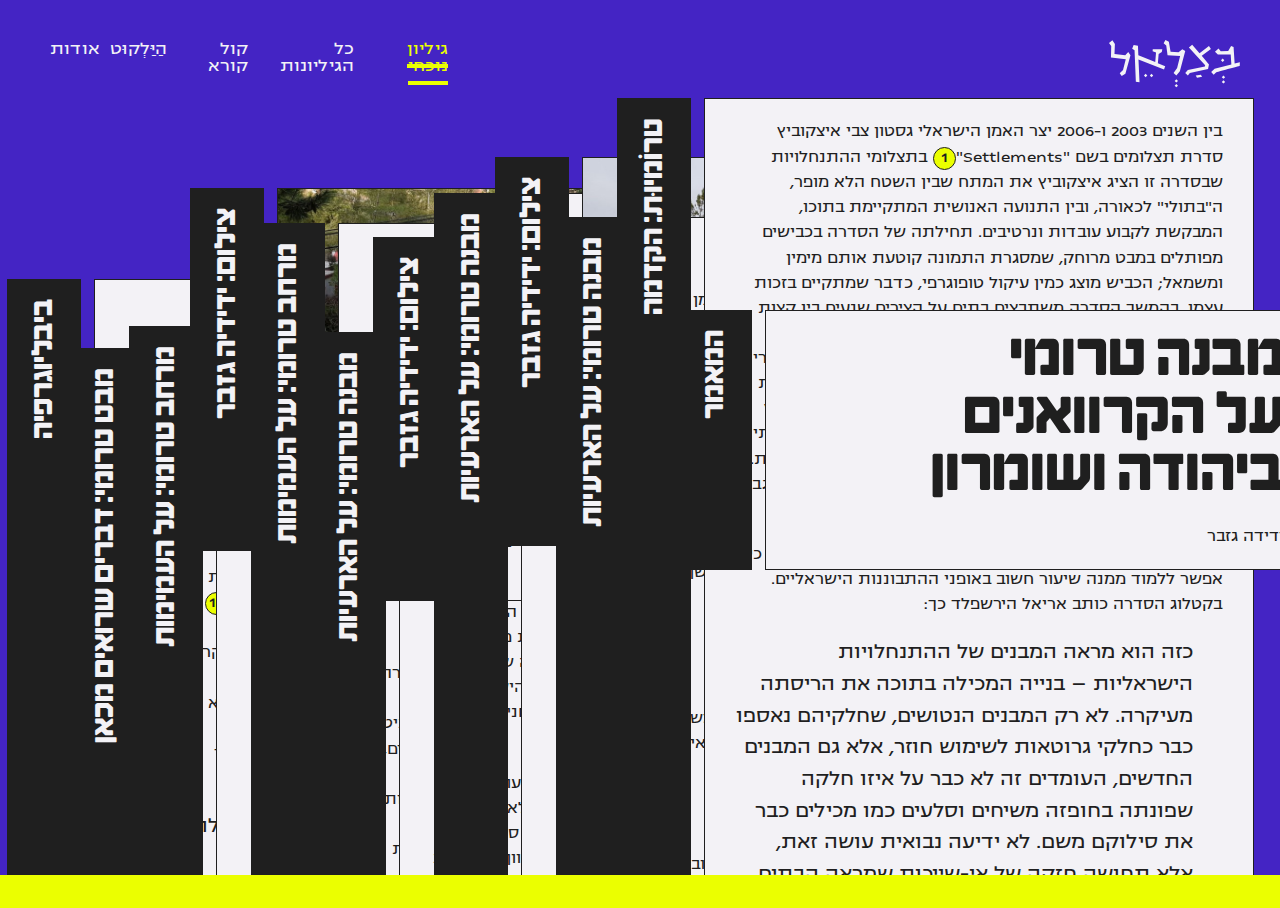
<file: building.html>
<!DOCTYPE html>
<html lang="he" dir="rtl">
  <head>
    <meta charset="UTF-8" />
    <meta http-equiv="X-UA-Compatible" content="IE=edge" />
    <meta name="viewport" content="width=device-width, initial-scale=1.0" />
    <link rel="stylesheet" href="style.css" />
    <title>Document</title>
  </head>
  <script src="index.js"></script>
  <body>
    <div class="wrapper" style="cursor: pointer">
      <div class="header">
        <a href="index.html"> <img src="images/logo_journal.svg" /></a>
        <ul class="menu">
          <a href="./current-edit.html">
            <li class="menu-item chosen">
              <p>גיליון נוכחי</p>
            </li>
          </a>
          <a href="./index.html"> <li class="menu-item">כל הגיליונות</li></a>
          <li class="menu-item">קול קורא</li>
          <a href="./yalkut.html"> <li class="menu-item">הַיַּלְקוּט</li></a>
          <a href="about.html"> <li class="menu-item">אודות</li></a>
        </ul>
      </div>
      <div class="main-content">
        <!-- <div class="article-title" onClick="adjustAllSections()">
          <h1>
            שהאחרון יכבה את האור - המופע "הערבי האחרון" כניסוי אמנותי בהאצה
          </h1>
          <p>עידו פוקס וטל בן צבי</p>
        </div> -->
        <div class="article-content">
          <div
            class="article-section 25"
            style="z-index: 25"
            onclick="bringToFront(this)">
            <div class="section-title special2">
              <h2>המאמר</h2>
            </div>
            <div class="section-content">
              <div class="section-title-small">המאמר</div>
              <div class="section-content-container">
                <p class="special">
                  מבנה טרומי <br />על הקרוואנים ביהודה ושומרון
                </p>
                <p>ידידה גזבר</p>
              </div>
            </div>
          </div>
          <!-- תקציר -->
          <div
            class="article-section 24"
            style="z-index: 24"
            onclick="bringToFront(this)">
            <div class="section-title">
              <h2>טרוֹמיוּת: הקדמה</h2>
            </div>
            <div class="section-content">
              <div class="section-title-small">טרוֹמיוּת: הקדמה</div>
              <div class="section-content-container">
                <p>
                  בין השנים 2003 ו-2006 יצר האמן הישראלי גסטון צבי איצקוביץ סדרת
                  תצלומים בשם "Settlements"<span class="bib-number">1</span>
                  בתצלומי ההתנחלויות שבסדרה זו הציג איצקוביץ את המתח שבין השטח
                  הלא מופר, ה"בתולי" לכאורה, ובין התנועה האנושית המתקיימת בתוכו,
                  המבקשת לקבוע עובדות ונרטיבים. תחילתה של הסדרה בכבישים מפותלים
                  במבט מרוחק, שמסגרת התמונה קוטעת אותם מימין ומשמאל; הכביש מוצג
                  כמין עיקול טופוגרפי, כדבר שמתקיים בזכות עצמו. בהמשך הסדרה
                  משתבצים בתים על הצירים שנעים בין קצות התצלום, ובסופה מופיעים
                  מתנחלים שצולמו על כבישי הכניסה ליישובים. במקביל לתנועה פשוטה
                  זו, שמכילה סדרה כמעט ליניארית של כבישים, בתים ודמויות, מופיעות
                  תמונות חורבן מן ההתנתקות מיישובי גוש קטיף לצד עבודות בנייה.
                  בעיניי עבודתו של איצקוביץ מציגה את ההתנחלויות ברגישות, בלי
                  לשעבד את ההופעה החזותית שלהן למבט ביקורתי או לנתק אותן מן
                  הסביבה שבה הן מתקיימות. איצקוביץ אינו מתעלם מן ההקשר הקונקרטי
                  אלא מניח אותו על גבי המצב האנושי.
                </p>
                <p>
                  עבודתו של איצקוביץ חשובה לא רק בשל כוחה האמנותי אלא גם כי אפשר
                  ללמוד ממנה שיעור חשוב באופני ההתבוננות הישראליים. בקטלוג הסדרה
                  כותב אריאל הירשפלד כך:
                </p>
                <p class="indent-paragraph">
                  כזה הוא מראה המבנים של ההתנחלויות הישראליות – בנייה המכילה
                  בתוכה את הריסתה מעיקרה. לא רק המבנים הנטושים, שחלקיהם נאספו
                  כבר כחלקי גרוטאות לשימוש חוזר, אלא גם המבנים החדשים, העומדים
                  זה לא כבר על איזו חלקה שפונתה בחופזה משיחים וסלעים כמו מכילים
                  כבר את סילוקם משם. לא ידיעה נבואית עושה זאת, אלא תחושה חזקה של
                  אי-שייכות שמראה הבתים מסגיר לעינו של הצלם באופן מיידי ומכאיב.
                  הבתים, גם אלה שאינם קרוונים, כמו מונחים על פני המרחב וכאילו
                  אינם מחוברים אליו ביסודות ועמודים.<span class="bib-number"
                    >2</span
                  >
                </p>
                <p>
                  בתיאורו של הירשפלד משמש הקרוון כעין מטונימיה לפרויקט
                  ההתנחלויות כולו. לדידו זה גם זה אינם מעוגנים בקרקע הממשית, ועל
                  כן שניהם אומרים זרות עקרונית והסתלקות עתידית. אבקש לטעון שאם
                  ננטרל מן הדברים את תקוותו הפוליטית של הירשפלד, נוכל להסכים
                  שהקרוונים אינם מייצגים את המציאות הקיימת בלבד אלא גם את
                  הפוטנציאל הטמון בה – פוטנציאל הבנייה ופוטנציאל ההרס.
                </p>
                <p>
                  הווי אומר: הקרוון, כתופעה מרחבית ביישובי יהודה ושומרון, הוא
                  מבנה המבשר את העתיד. תכונה זו אינה רק תולדה של הבחנה חיצונית
                  אלא תובנה העולה מאופי המגורים עצמו. הקרוון נבנה כדי "להרחיב",
                  "לקבוע עובדות" – ובעיקר הוא נבנה "בינתיים". המרחב הקרווני
                  מתעצב בידי המשתמשים בו כמרחב ארעי. ככזה הוא משמש אמצעי חִברות
                  במעגלי היישוב השונים.
                </p>
                <p>
                  את מרחב ה"בינתיים" אבקש להמשיג באמצעות זיהוי הקרוון כ"מבנה
                  טרומי". אחזיר את המונח "טרומי" לשדה הסמנטי הכרונולוגי ואל ציר
                  הזמן המקורי שלו. ההבנה של צורת המגורים הקרוונית כרגע "טרומי"
                  במובן הכרונולוגי עשויה לזרוע אור על תופעות רבות שכרוכות בהצבת
                  צורת המגורים הזאת "בשטח".
                </p>
                <p>
                  מבנה "טרומי" במשמעות המקובלת כיום הוא מבנה שהטרימה אותו עבודת
                  הכנה. אך צורת ההטיה של השורש מפתיעה: לכאורה נכון היה לבחור
                  במשקל "קטוּל" – כלומר לא לכנותו "מבנה טרומי" אלא "מבנה טרוּם"
                  – כך שיובהר שאין מדובר מצד הלשון במבנה המקדים דבר-מה אחר אלא
                  בתוצר של עבודת הכנה מוקדמת: מונח הפונה לא אל העתיד כי אם אל
                  העבר. ההסבר לצורת ההטיה הקיימת היא שהמונח "מבנה טרומי", בגרסתו
                  העברית, גזור ממונח האם "בנייה טרומית" (prefabricated
                  construction), ומשמעותו היא מבנה הבנוי בשיטה שבה המבנה מורכב
                  מחלקים שהוכנו מראש. גזירתו של המונח משיטת הבנייה למבנה עצמו
                  היא מין תרגום קלוקל שהשתרש. עם זאת אבקש לטעון שצורת הטייתו
                  הייחודית של המונח חושפת היבט עקרוני שטמון בו ושמופיע במובהק
                  בבנייה הטרומית המיועדת להתנחלויות: המבנה הטרומי אינו נשען על
                  עבודת עבר טרומית בלבד אלא גם מטרים את העתיד.
                </p>
                <p>
                  ההתבוננות בקרוון כב"מבנה טרומי" מאפשרת לבחון אותו כמבנה המטרים
                  דבר-מה – כמבנה שאצור בו פוטנציאל. הקרוון מופיע כמין סמן של
                  העתיד, מצב שטרם חושל עד תום, pre-fabricated. פוטנציאל זה, אבקש
                  לטעון, נוכח במשך כל חייו של הקרוון: אופן הקמתו של המבנה הטרומי
                  הזה אינו רק שיטת עבודה מהירה שמתפוגגת עם הופעת המבנה הסופי אלא
                  תזכורת תמידית לעתידיוּת המלווה את המבנה ואת יושביו.
                </p>
                <p>
                  את הטרומי אבקש לעגן במרחב בכמה מעגלים כדי להבהיר את היחסים
                  שהוא מכונן בין שלבי חייו. הפרשנות החריפה ביותר של הקרוון כמצב
                  טרומי מופיעה בהקשרים ביקורתיים פוליטיים, ופרשנות זו מתפצלת
                  לשני סוגים: הקרוון כהקדמה לכיבוש הקרקע או כהקדמה לחורבנו
                  העתידי שלו עצמו, כפי שעולה מדבריו של הירשפלד. אשתמש בקריאות
                  אלו יחד כדי לחזק את המשותף להן: הקרוון כפוטנציאל עתידי.
                </p>
                <p>
                  תפקידו של הקרוון כפוטנציאל, כלומר כמרחב זמני, אינו מובן מאליו.
                  במחקרה על בנייה טרומית בוחנת עירית כץ את הקרוון דווקא כמכשיר
                  של מהירות.<span class="bib-number">3</span> לטענתה, מהירות
                  הצבתו של הקרוון היא כלי להבטחתן המשפטית של ההתנחלויות ולאישורן
                  בדיעבד, כמין שחזור של החוק העותמאני האוסר לפרק מבנה בעל גג.
                  דומה שגם שרון רוטברד רואה במהירות גורם מהותי להבנת תופעת
                  הקרוונים בתנועת ההתיישבות, שכן לדידו גישת "חומה ומגדל" היא
                  התבנית של ההתיישבות היהודית כולה.<span class="bib-number"
                    >4</span
                  >
                  בתוך הפרדיגמה הזאת הקרוון הוא כלי מהיר לייצור עוּבדות
                  מדיניוֹת.
                </p>
                <p>
                  בלי לגרוע מחשיבות גורם המהירות, אני מבקש לטעון כי זווית זו,
                  שעומדת על תפקידו של הקרוון במשחק הפוליטי, מחמיצה את משמעות
                  הקרוון בשיח הפנימי של תנועת ההתנחלות. מעבר לתפקודו בזמן הווה,
                  הקרוון משמש גורם זמני שאינו מקורקע, ובמובן זה הוא ממלא תפקיד
                  מכריע בתהליכי החִברות בקרב הגרעין הקשה של מתנחלי יהודה
                  ושומרון. תהליכים אלו מציגים את הארעיות של המבנה הטרומי כחשובה
                  לא פחות ממהירות הקמתו.
                </p>
                <p>
                  אם כן, ראשיתו של הקרוון ב"טרומיות" הפוליטית – הוא משמש כלי
                  להרחבה התיישבותית. במצבו זה הוא יופיע בכרונולוגיה הפנימית של
                  היישוב כסמן של התפתחות עתידית. במעגל זה מתפקד הקרוון כ"עוד לא
                  בית", כשכונה שטרם זכתה להסדר. אלו הם שולי היישוב, הרחוקים מזמן
                  ההווה שלו: ככאלה הם מסוגלים להחזיק זמנים שונים למשתמשים שונים.
                  זו אינה כרונולוגיה חד-ממדית שה"טרומי" מסמן בה את העתיד בלבד,
                  כיוון שברוב שכונות ההרחבה מדובר במבנה טרומי שכבר היו לו דיירים
                  קודמים. מלבד השתייכותו של הקרוון ל"מקימי היישוב", או לכל הפחות
                  לדייריו הקודמים בתוך גבולות היישוב, הוא משתייך לאידיאולוגיה
                  ציונית רחבה יותר ומשמש אמצעי ליצירת המשכיות: קרוון שהחל את
                  דרכו בקליטת עולי אתיופיה בשנות ה-90 עשוי להופיע במערכה הבאה
                  כמקום משכנה של משפחה צעירה בגבעות השומרון. ב"טרומי" מסוג זה
                  עובד גלגל הזמן שעות נוספות: היכולת של המבנה לרמוז על העבר ועל
                  העתיד בו בזמן מתחדדת לאין ערוך.
                </p>
                <p>
                  במעגל פנימי יותר יופיע הקרוון כטרומי בחיי המתגוררים בו עצמם.
                  כיוון שברוב אתרי הקרוונים מדובר בפעולות הרחבה, אלו הן משפחות
                  חדשות, צעירות ברובן, שבסיפורן האישי מדובר בתקופה חולפת בדרך אל
                  הבית. הטרומיות של הקרוון מתנהלת אפוא בשלושה מעגלים: המעגל
                  הפוליטי הרחב (הקרוון כמעשה כיבוש הקרקע או כעדות לחורבן עתידי),
                  המעגל המקומי (ההקמה ההדרגתית של יישוב מתוך שכונות קרוונים
                  ארעיות) והמעגל המשפחתי המצומצם (מקום משכנה הזמני של משפחה
                  צעירה בדרך אל בית של קבע).
                </p>
                <p>
                  ובכן, הקרוון הוא מבנה טרומי, אתר של "בינתיים". יש בו תכונות
                  מובהקות של ארעיות שגולשות אל חיי המתגוררים בו. לצד הארעיות
                  בממד הזמן מקיים הקרוון בקרב יושביו עמימות מרחבית. זוהי עמימות
                  שמטשטשת בין פנים לחוץ, בין יחיד לרבים, בין פרטי לציבורי ובין
                  נוף לבינוי והופכת את הקרוון לאתר של "בין לבין". לטשטוש זה,
                  ולתכנים שהוא מביא עימו, השלכות מהותיות על עיצובם של תחושת
                  המגורים ושל אופי ההתנחלויות.
                </p>
                <p>
                  המבנה הטרומי מופיע כהטרמה של המימוש שלו וכסימון של גבולותיו,
                  אך בה בעת הוא קובע עמדה שמערערת על המציאות ("בהווה") ומציגה את
                  אפשרות הפירוק אל מול הגבולות היציבים שנבנו. לארעיות ולעמימות
                  שהקרוון נושא עימו יש משמעויות עקרוניות בשיח המתנחלי שבאות לידי
                  ביטוי באופני הייצור של המרחב הטרומי, ובחינתן עשויה להאיר כמה
                  נקודות עקרוניות שנוגעות להמשגה של מעשה ההתנחלות.
                </p>
              </div>
            </div>
          </div>
          <!-- מבוא -->
          <div
            class="article-section 23"
            style="z-index: 23"
            onclick="bringToFront(this)">
            <div class="section-title">
              <h2>מבנה טרומי: על הארעיות</h2>
            </div>
            <div class="section-content">
              <div class="section-title-small">מבנה טרומי: על הארעיות</div>
              <div class="section-content-container">
                <p>
                  הקרוון מייצג אפוא בראש ובראשונה טרומיות פוליטית. הטרומיות
                  הפוליטית מתבטאת במצב החירום המעניק למבנה הטרומי את הדחיפות ואת
                  הקיום על זמן שאול המאפשרים לו לצאת מחוץ לזמן הרגיל – מחוץ
                  ל"הווה". המבנה הטרומי הוא איתור של רגע בזמן ופריצה דרכו, וסופו
                  עלול לבוא בכל רגע.
                </p>
                <p>
                  במצב חירום גיאוגרפי מופיע המבנה הטרומי במלוא מובהקותו, ויישובי
                  "חומה ומגדל" הם הזיקוק הישראלי של התופעה: יישוב שלם עולה וצומח
                  מתוך רטוריקה של קביעת עובדות בשטח. המבנה הטרומי מופיע כאן כסמן
                  עתידי בלבד, כאובייקט סמלי על מפה שנועד להפגנת נוכחות כלפי חוץ.
                  שרון רוטברד מציין את זיקתו של פרויקט "חומה ומגדל" להתיישבות
                  הישראלית בכלל עקב מצב החירום השורר בישראל מאז ומתמיד: העדפתה
                  של הפונקציה הביטחונית והאדמיניסטרציה המודרנית מייצרות "נקודות
                  התיישבות" שבראשן עומדות הפונקציות של ביצור והתבוננות. מבחינות
                  אלו הקרוונים אינם חורגים משיח ההתיישבות הקלסי.<span
                    class="bib-number"
                    >5</span
                  >
                </p>
                <p>
                  מאז מלחמת ששת הימים עומדת מדינת ישראל מול שטחי יהודה ושומרון
                  ללא החלטה ברורה. מעבר להיבט הישראלי-פלסטיני – ההיבט העיקרי
                  בסוגיה – הביא מצב זה למאבק פנים-ישראלי שנמשך עד היום. זהו מאבק
                  שכולל כמעט כל דיסציפלינה אפשרית, והנושאים העיקריים שלאורם הוא
                  מתנהל הם דעת הקהל והתיישבות גיאוגרפית ממשית נרחבת.<span
                    class="bib-number"
                    >6</span
                  >
                  בדיון זה ממלאים הקרוונים תפקיד חשוב.
                </p>
                <p>
                  הקרוונים נבחרו למשימה בשל היותם קלים ומהירים, שבן רגע היו ובן
                  רגע אבדו.<span class="bib-number">7</span> רבים מיישובי יהודה
                  ושומרון הוקמו גם הם במסורת "חומה ומגדל" שכללה שינוע צורות
                  מגורים זמניות לנקודה חדשה והרחבתם של הגבולות הקודמים. צורת
                  פעולה זו הושפעה מהקשרים מיתיים, שכן יש בה הד ברור לראשית
                  הציונות, אבל היא גם נבעה מן העימות הפוליטי שמפעל ההתנחלויות
                  נתון בו ומניסיון לקבוע עובדות בשטח בזמן קצר.
                </p>
                <p>
                  במרבית המקרים, הקרוון אינו כולל שינוי בקרקע עצמה, כיוון שאין
                  לו יסודות. על כן קיומו רופף ביותר. הוא יחידת בסיס שמתנייעת אל
                  האתר בלי אלמנטים נוספים ובלי שינוי של מופע באתר עצמו, למעט
                  יציקות הבטון המַשוות את מפלס הקרקע. אופן הנחה זה מכתיב את תנאי
                  ההופעה של הקרוונים – בטור של משאיות – וגם משפיע על חלקים
                  מבניית הקבע.
                </p>
              </div>
            </div>
          </div>
          <div
            class="article-section 22"
            style="z-index: 22"
            onclick="bringToFront(this)">
            <div class="section-title image">
              <h2>צילום: ידידיה גזבר</h2>
            </div>
            <div class="section-content">
              <div class="section-title-small image">צילום: ידידיה גזבר</div>
              <div class="section-image-container">
                <img src="./images/1_12.jpg" />
                <p style="margin-right: 10px">
                  עתניאל, 2017. פיתוח השטח כולל יישור ראשוני בלבד והנחת הקרוונים
                  על רגלי בטון.
                </p>
              </div>
            </div>
          </div>
          <div
            class="article-section 21"
            style="z-index: 21"
            onclick="bringToFront(this)">
            <div class="section-title">
              <h2>מבנה טרומי: על הארעיות</h2>
            </div>
            <div class="section-content">
              <div class="section-title-small">מבנה טרומי: על הארעיות</div>
              <div class="section-content-container">
                <p>
                  טקטיקת התיישבות זו אינה משמשת עוד כבראשית המדינה למאבק באויב
                  חיצוני – אלא ככלי במאבק הפנים-ישראלי: ככל שהעובדות בשטח
                  מתקדמות מהר יותר, כך יש להן סיכוי רב יותר להישאר על מכונן.
                  וכמו במאבק הישראלי הציוני ערב הקמת המדינה (ולמעשה בכמה מקרים,
                  גם אחריה) נעשים הקרוונים סיכות על מפה: עליהם רק לבטא את
                  ההתפתחות העתידית ולתפוס את מקומה עד שתבוא. תפקיד זה עושה אותם
                  סמל במפות השונות ומצמצם את חשיבותו של קיומם הממשי. שכונת
                  הקרוונים מבקשת לבשר את בואם של בתי הקבע.
                </p>
                <p>
                  טרומיות פוליטית זו משתקפת בהיבטים שונים במאבק הפנים-ישראלי.
                  מצד אחד, כמאמרו של הירשפלד, יש שיראו בקרוון סימן של "בנייה
                  המכילה בתוכה את הריסתה מעיקרה". אפשר אפוא לראות בקרוון את
                  העתיד השומם, את פוטנציאל ההרס. בהיבט זה הקרוון משקף מבט
                  אופטימי של מתנגדי מפעל ההתיישבות, כיוון שהוא מספר את סיפור
                  קריסתו העתידית. ההתיישבות ביהודה ושומרון נקראת כאן כמעשה של
                  אי-שייכות שסופו להיעלם.
                </p>
                <p>
                  מן הצד הנגדי אפשר לראות בקרוון משום הקדמה לכיבוש הקרקע שאין
                  חזרה ממנו. זהו למשל המבט הנשקף מפרויקט תיעוד ההתנחלויות של
                  "שלום עכשיו" הכולל תיעוד מקיף בתצלומי אוויר של סימון גבולות
                  ההתנחלויות בפועל.<span class="bib-number">8</span> במעקבם
                  הצמוד אחרי יחסי התבליט והתכסית מאשררים התצפיתנים כי הטרומי
                  מבשר את העתיד. זהו פרויקט שנעשה מתוך מבט מתנגד ופסימי אשר חופף
                  במידה רבה את מבטם האופטימי של אנשי ההתנחלויות.
                </p>
                <p>
                  הקרוון ממוקם אפוא במעגל פוליטי רחב, אבל הוא גם מתקיים במעגל
                  מקומי צר יותר – המעגל של היישוב הקונקרטי שבו הוא מוצב. במרכזו
                  של היישוב נמצאים בתי הקבע, ובשוליו הקרוונים. במקרים רבים
                  האסטרטגיה היישובית היא העברתן של שכונות הקרוונים למקום חדש
                  ברגע שמקומן המקורי מאושר לבניית קבע. כאן משמש הקרוון מכשיר
                  התפתחות פנים-קהילתי שמסמן התרחבות לא רק בשדה הגיאו-פוליטי אלא
                  גם בהיבטים מקומיים ופרוזאיים יותר: זהו אזור מעורפל מבחינת
                  פיתוח השטח וקיבוע של הארכיטקטורה הנופית, מרחב שעדיין יש בו
                  שאלות פתוחות.
                </p>
                <p>
                  הטרומיות המקומית אינה מבשרת רק פוטנציאל התפתחות, משום שמיקומו
                  של הקרוון בשולי היישוב גם מעמיד אותו בסכנה מתמדת של פינוי
                  מיידי. בין סימון היישוב העתידי לסכנת הפינוי, הקרוון משקף – שוב
                  – פוטנציאל הרס ובנייה כאחד: אלה מסמנים אותו כמבנה הפוטנציאל
                  האולטימטיבי – "מבנה טרומי" פר אקסלנס.
                </p>
                <p>
                  שכונת קרוונים משמשת במקרים רבים עתודה של היישוב לזוגות צעירים
                  (שהם קלים יותר לתנועה ודלים יותר באמצעים), ובכך היא מתפקדת
                  כאתר חניכה שאנשיו מתחלפים. הקשר בין מבנה הקרוון המסוים לדיירים
                  המאכלסים אותו באותה שעה אינו הדוק. המבנה הרעוע בלאו הכי נוצֵר
                  בחובו את הנגיעות של אלו שחיו בו לאורך השנים – כמעט כמו היה בגד
                  – ונושא עימו היסטוריה של מיקומים ושל דיירים.
                </p>
              </div>
            </div>
          </div>
          <div
            class="article-section 20"
            style="z-index: 20"
            onclick="bringToFront(this)">
            <div class="section-title image">
              <h2>צילום: ידידיה גזבר</h2>
            </div>
            <div class="section-content">
              <div class="section-title-small image">צילום: ידידיה גזבר</div>
              <div class="section-image-container">
                <img src="./images/2+3.jpg" />
                <p style="margin-right: 10px">
                  עתניאל, 2017. צמחייה שעולה מן המבנים; פתרונות מקומיים שנשארים
                  לדיירים הבאים.
                </p>
              </div>
            </div>
          </div>
          <div
            class="article-section 19"
            style="z-index: 19"
            onclick="bringToFront(this)">
            <div class="section-title">
              <h2>מבנה טרומי: על הארעיות</h2>
            </div>
            <div class="section-content">
              <div class="section-title-small">מבנה טרומי: על הארעיות</div>
              <div class="section-content-container">
                <p>
                  אתר הקרוונים של יישוב משמש אפוא נשא לזמנים ולמקומות אחרים שלא
                  רק מבשר את הפוטנציאל העתידי של היישוב אלא גם מעיד על התקופה
                  החלוצית שלו. בזאת הוא מטרים לא רק את התפתחותו הפיזית של היישוב
                  אלא גם את עצם החזון שלו, המבקש לשמר את "הרוח החלוצית"
                  שבראשיתו.
                </p>
                <p>
                  בהקשר הזה יש טעם רב במעשה ההמשגה של הבית המתנחלי בידי מיכאל
                  פייגה.<span class="bib-number">9</span> פייגה מציין כי "בית"
                  הוא מושג מפתח בטרמינולוגיה המתנחלית מבית גוש אמונים. לעומת
                  הגולה "חסרת השורשים" ומתוך השפה הדתית העוסקת בכינונו של הבית
                  השלישי, הבית המתנחלי הוא חוד החנית של תנועת ההתיישבות. ככזה
                  הוא מכיל דואליות: מחד גיסא עליו להעמיד מול החברה הישראלית
                  מראית עין של נורמליות, כחלק מן הטקטיקה הגורסת כי נורמליזציה של
                  השטחים היא המפתח להכללתם בתודעה הקולקטיבית הישראלית; מאידך
                  גיסא עליו להיזהר מן ה"גשמי" המחליף את ה"רוחני", כלומר מן
                  הבורגנות המכלה את הרעיון המשיחי.<span class="bib-number"
                    >10</span
                  >
                </p>
                <p>
                  על יסוד הסכֵמה של פייגה אפשר לומר כי הקרוון משול לעובָּר –
                  פוטנציאל של בית שלעיתים מגיע לכלל מימוש ולעיתים לא. אך להבדיל
                  מעובר אמיתי, הקרוון הוא היריון שאין לו תאריך סיום, ולכן הוא
                  טובל בארעיות מתחילתו ועד סופו. ממד זה של הקרוון מחזק את ההיבט
                  השני בדואליות של הבית המתנחלי – המלחמה בבורגנות. פייגה מסביר
                  כי הבורגנות מאיימת על הפרויקט החלוצי: "ההגשמה אורבת לאמונה,
                  מסכנת אותה, שכן היא יוצרת אינטרסים חומריים המושכים את הדיירים
                  לכיוון של מתינות והסתפקות בקיים".<span class="bib-number"
                    >11</span
                  >
                  רעיונות אלו נשענים בראש ובראשונה על מיתוס ההליכה במדבר אל הארץ
                  המובטחת המכיל בחובו את סכנת השקיעה בחומריות: "ויִּשמן ישורון
                  ויבעט".<span class="bib-number">12</span>
                </p>
                <p>
                  ארעיותו של הקרוון מכתיבה למתגוררים בו תודעה של זמניות, ובכך
                  הוא מתמקם במעגל השלישי, המצומצם ביותר, שאני מבקש להציג – המעגל
                  המשפחתי. גם בשכונות ההרחבה של היישובים הבורגניים יותר הוא עשוי
                  לשמש מרכיב טקסי בתהליכי החִברות המקומיים. תושבי הקרוון יודעים
                  שהוא אינו נמצא כאן מאז ומעולם וגם לא יהיה כאן לעד; הוא אינו
                  ביתם השלם. זמן ה"בינתיים" של הקרוון מבטא את המחויבות לקוטב
                  הרעיוני והרוחני של תנועת ההתנחלות, והוא בא לידי ביטוי גם בממד
                  הטמפורלי של תהליך המגורים ביהודה ושומרון. הנאספים אל שכונות
                  ההרחבה של יהודה ושומרון ממתינים לבית קבע אשר יבטא הגעה סופית
                  אל המנוחה והנחלה. זמן הקרוון הוא זמן ההכנה לרגע הזה, והוא פועל
                  כאמצעי של חניכה לערכים שהיישוב מבקש לזהות את עצמו עימם: שותפות
                  עם השכנים, הסתפקות במועט, קשר אל האדמה.
                </p>
                <p>
                  אם כן, זמן הקרוון הוא שער לזמני התיישבות שונים ומגוונים וגם
                  מרחב חניכה. הצטלבות צירים זו מייצרת אותו כמרחב טרומי מושלם: גם
                  כשאחד מן המרכיבים חסר, שב הדימוי הקרווני ומשתלט עליו. הנה כי
                  כן, צדק הירשפלד: הקרוון כמעט אינו קיים בפועל – הוא מבשר את
                  העתיד לבוא.
                </p>
              </div>
            </div>
          </div>
          <div
            class="article-section 18"
            style="z-index: 18"
            onclick="bringToFront(this)">
            <div class="section-title">
              <h2>מרחב טרומי: על העמימות</h2>
            </div>
            <div class="section-content">
              <div class="section-title-small">מרחב טרומי: על העמימות</div>
              <div class="section-content-container">
                <p>
                  הקרוון מתקיים בזמן ה"בינתיים" ובמרחב ה"בין לבין". אין הוא רק
                  מבנה טרומי שממתין למימוש אלא גם מבנה שטבועה בו עמימות מרחבית.
                  עמימות זו מתבטאת בראש ובראשונה ביחסים המתקיימים בין הקרוון
                  הבודד ובין שכונת הקרוונים. בטקסטים רבים – לרבות טקסט זה – יש
                  זליגה בין צורת היחיד לרבים – מ"קרוון" ל"קרוונים". הקרוון משמש
                  נציגם של הרבים, והקרוונים עשויים גם להעיד על אחד מהם. משמעותה
                  של זליגה זו היא שהקרוון כמעט אינו מופיע ביחידוּת. למעט מקרים
                  חריגים, הקרוון הוא חלק מלהקה.
                </p>
                <p>
                  אין הבדל רב בין שכונות קרוונים שונות. בשכונת קרוונים טיפוסית
                  חמישה מטרים לכל היותר מפרידים בין קיר צד לקיר צד, ומרחק גדול
                  רק במעט מפריד בין חזיתו של קרוון אחד לגבו של משנהו. בין
                  הקרוונים עוברים שבילים צרים, שלעיתים אפשר להחנות בהם את
                  המכונית ולעיתים אפילו קלנועית לא תיכנס בהם. המרחב הבין-קרווני
                  נעשה מרחב להליכה רגלית בלבד, ולכל היותר למעין מדרחוב.
                </p>
                <p>
                  דפוס זה מוכתב מתוקף שיקולים של יעילות ונוחות: נוח יותר למשאיות
                  ההובלה להניח קרוונים בטור ברווח מינימלי ולעבור לשורה הבאה, מה
                  עוד שיש בכך חיסכון בתשתיות הצנרת והחשמל. האידיאולוגיה והיעילות
                  הולכות כאן יד ביד: הצורך ביעילות הוא ביטוי לאידיאולוגיה
                  החלוצית, זו שאין לה זמן לעסוק בעניינים לא מעשיים, ואילו
                  היעילות מפנה זמן ומקום לעיסוק האידיאולוגי. אם כן, ל"יעילות" יש
                  כאן ערך עצמאי, כיוון שהיא מאפשרת קביעת עובדות מהירה ומעבר
                  בנבכי הביורוקרטיה, אבל גם יש לה ערך רפלקסיבי, בהיותה חלק מאתוס
                  החלוציות מימי הקמת המדינה שההתנחלות מבקשת להשתלב בו: אופן הנחת
                  המבנים הוא שאלה "אסתטית", ורק לבורגנים יש זמן לעסוק
                  באסתטיקה.<span class="bib-number">13</span>
                </p>
              </div>
            </div>
          </div>
          <div
            class="article-section 17"
            style="z-index: 17"
            onclick="bringToFront(this)">
            <div class="section-title image">
              <h2>צילום: ידידיה גזבר</h2>
            </div>
            <div class="section-content">
              <div class="section-title-small image">צילום: ידידיה גזבר</div>
              <div class="section-image-container">
                <img src="./images/4_7.jpg" />
                <p style="margin-right: 10px">
                  עתניאל, 2017. שורות קרוונים עוקבות אחר הטופוגרפיה.
                </p>
              </div>
            </div>
          </div>
          <div
            class="article-section 16"
            style="z-index: 16"
            onclick="bringToFront(this)">
            <div class="section-title">
              <h2>מרחב טרומי: על העמימות</h2>
            </div>
            <div class="section-content">
              <div class="section-title-small">מרחב טרומי: על העמימות</div>
              <div class="section-content-container">
                <p>
                  העמימות הנוצרת בין הפרט ובין הכלל – בין הקרוון היחיד ובין
                  הקבוצה – מקשה על ההפרדה ביניהם ועל שרטוטם של גבולות ברורים.
                  קירותיו החיצוניים של המבנה עומדים למבחן תמידי. האחידות של
                  שכונות הקרוונים אינה מתאימה לכל משפחה ומשפחה, בוודאי לא לכל
                  שלבי החיים שלהן, ומכיוון שכך היא מזמינה הרחבות של הקרוון עצמו.
                  קרוון יכול להתרחב באמצעות תוספת של דק עץ ופרגולה או של מחסן
                  "כתר", אבל הוא יכול להתרחב גם הרבה יותר מזה – לא פעם נוספים
                  חדרים שלמים למבנה הראשוני או שני קרוונים מוצמדים זה אל זה ללא
                  חציצה של קיר. במקרים אחרים משפחות רוכשות קרוונים סמוכים, ואז
                  המרחב שבין הקרוונים נעשה חלק מן הבית עצמו. כאן משמשות האחידות
                  של הקרוון והמודולריות שלו מצע נוח: דווקא היעדרה של הגדרה
                  מחייבת והעובדה שהוא חסר ייחוד עוזרות לקרוון לגדל הרחבות שאין
                  הבדל גדול בין האיכות הפלסטית שלהן ובין הבית המקורי. כך נתפס
                  הקרוון כמצע ראשוני בלבד, כיחידה שמוסיפים עליה חלקים על פי
                  הצורך. הבחנה זו מאירה את סוג החִברות הפועל כאן: יש מצע חברתי
                  בסיסי – "יחידה טרומית", אם תרצו – ועליו מורכב השוני האישי.
                </p>
                <p>
                  ההרחבה המאולתרת היא תופעה ישראלית ידועה שמייצגת את תודעת
                  האלתור ואת האינסטינקט ההישרדותי,<span class="bib-number"
                    >14</span
                  >
                  והיא אף זכתה לתערוכה ישראלית משלה בביאנלה בוונציה ב-2008.
                  אוצרות הביתן הישראלי בתערוכה, מיכל צדרבאום וניצן קלוש צ'צ'יק,
                  עסקו בו בין היתר בתופעת הסגירה של מרפסות. בעיניהן תופעה זו היא
                  ביטוי עקרוני להפרטה שמשקף "לא רק את הרצון בהרחבת שטח המחייה
                  הפרטי אלא גם שינוי סימבולי ומהותי יותר; הפרט מעדיף את המרחב
                  הפרטי על-פני הציבורי".<span class="bib-number">15</span> במשא
                  ומתן שבין הפרטי לציבורי, אומרות האוצרות, המרפסת מבטאת אחריות
                  כלפי המרחב המשותף; המרפסת הסגורה, לעומת זאת, היא "מקום בו
                  הרצונות הפרטיים מתנגשים עם מורשת אדריכלית מחד ותקנות ממסדיות
                  מאידך, וההרגל המקומי המזניח כל מה שנמצא מעבר לסף דלת הבית
                  משתלט על האחריות למרחב הציבורי".<span class="bib-number"
                    >16</span
                  >
                </p>
                <p>
                  לדידן של צדרבאום וקלוש צ'צ'יק, ההרחבה המאולתרת מייצגת את
                  הפניית הגב אל הציבורי – גידור אזור הביניים כשטח פרטי ודחיקת
                  הציבורי החוצה, כאילו משמעותו מסתכמת בהיותו השארית של הפרטי.
                  דווקא נוכח ניתוח זה אפשר לראות כי הרחבות הקרוונים מייצגות משהו
                  שונה בתכלית: אפילו כשהקרוונים שולחים את שלוחותיהם אל המרחב
                  הציבורי, אין לראות בהם הרחבה של הממד הקנייני הפרטי וגידורו אלא
                  דווקא יציאה אל המרחב המשותף. ההבחנה בין פרטי לציבורי אינה
                  דיכוטומית כל כך כאן. אין הכוונה לפרשנות רומנטית שלפיה שכונות
                  הקרוונים נהנות בהכרח מתחושת אחווה בלתי פוסקת אלא לעובדה הפשוטה
                  שלרוב לא מדובר כאן בחלוקה לחלקות קרקע או למגרשים. ה"קרוון"
                  אינו בגדר בעלות על הקרקע אלא רשות להצבת מבנה מגורים זמני. לרוב
                  הוא אינו רכוש פרטי אלא חכירה מן היישוב, ולכן אין כמעט כל
                  משמעות לחלקות הקרקע. כיוון שכך, ועקב המקום המצומצם שהקרוון
                  מעניק, דברים רבים מוצאים את דרכם החוצה: אופניים, בריכות שחייה
                  – ורוב הזמן גם הילדים. עקב טשטוש הגבול בין הפרטי ובין הציבורי
                  שתופעה זו מייצרת, החצר שייכת לכולם בה במידה.<span
                    class="bib-number"
                    >17</span
                  >
                  הקרוון, הניצב על יסודות בטון החשופים לעין כול, היה יכול להיות
                  מונח באותה מידה מטר ימינה או מטר שמאלה, בזווית כזאת או בזווית
                  אחרת. אין להנחתו משמעות בחלוקת הקרקע עצמה לפרטי מזה ולציבורי
                  מזה.
                </p>
                <p>
                  מצב זה מקשה על דיירי הקרוון ליצור לעצמם מקום משלהם. תופעה זו
                  היא כמובן גם תוצר של הצפיפות המחייבת יחסי פרטי וציבורי
                  מורכבים. אמנם החזיתות משתדלות לא לפנות זו אל זו, אבל גב הקרוון
                  הוא החלון המרכזי של הסלון. גם המבנה המלבני מקשה את יצירתו של
                  מבט פרטי: אילוצי ההובלה אינם מאפשרים הצבות מורכבות ומרחב תכנון
                  גמיש. עובדות אלו מחייבות יחסי פנים וחוץ שנובעים מן הרצון הטוב
                  של הקהילה המקומית ומכתיבים אילו פעילויות תתבצענה בכל חזית של
                  המבנה, ולצד הניסיון לא להיראות יהיה גם ניסיון לא לראות.
                  ההגדרות של ה"פרטי" ושל ה"ציבורי" בהקשר של הקרוון אינן דומות
                  אפוא להגדרותיהם בהקשר של הבית הפרטי, והן מזכירות דווקא את
                  הגדרות הבית המשותף.
                </p>
                <p>
                  גם בקרוון עצמו החלוקה לפרטי ולציבורי כמעט מוכתבת מראש: על פי
                  רוב הקרוון מורכב מחלל מרכזי, שני חדרים ושירותים עם מקלחת; אין
                  כמעט חריגות מן המבנה הזה. בעוד לחדרי השינה יש דלת ברורה, החלל
                  המרכזי – שאין בו קירות נוספים – משמש מטבח וסלון גם יחד. עמימות
                  החלל מעמיקה בשל היותו צר, והוא נחווה בטשטוש של פנים וחוץ מצד
                  החלון המרכזי ומצד הדלת, שכן אלה מניחים אותו כל הזמן בקשר עם
                  החוץ. על שוכניו מוטל להפנות את הפרטי אל אזורי הרוחב שלו
                  ולהצליח להגדיר את החלל המרכזי בבהירות אל מול החוץ.
                </p>
                <p>
                  לעמימות החלל בתוך הקרוון תורמת איכותו הפיזית. חדש ככל שיהיה,
                  תשתיותיו של הקרוון מורכבות עליו מבחוץ, והתאמתו לאתר נעשית אד
                  הוק. גם אם אפשר לרצף את הרצפה היטב, הקירות נשארים קירות נייר
                  דקים: מלבד הבלאי הגבוה שלהם והבידוד הגרוע, מבנה הקרוון סובל
                  מבעיית סאונד קשה. שוכני הקרוון ישמעו תמיד את בוא היורה, ולא זו
                  בלבד, הם גם מודעים כל הזמן לעובדה ששומעים אותם בחוץ, בבית השכן
                  הסמוך מאוד. כל אלה גורמים לטשטוש ההבחנה בין הפרטי לציבורי אף
                  בתוך הקרוון.
                </p>
                <p>
                  בין הפרטי לציבורי, בין היחיד לרבים ובין הפרט לכלל – הקרוון
                  מסרב להתחייב. תפקידו הזמני כ"טרום-מבנה" שמקדים את הבית שבוא
                  יבוא מכונן גם את המרחב שבו כמרחב של "בין לבין". אם זמן
                  ה"בינתיים" של הקרוון מתאפיין בחניכת דייריו אל האופק האידאי של
                  תנועת ההתנחלות, מרחב ה"בין לבין" נוטע אותם בתוך הקשר קונקרטי:
                  כחלק מתנועה, כחלק מקבוצה, כחלק מארץ.
                </p>
              </div>
            </div>
          </div>
          <div
            class="article-section 15"
            style="z-index: 15"
            onclick="bringToFront(this)">
            <div class="section-title">
              <h2>מבט טרומי: דברים שרואים מכאן</h2>
            </div>
            <div class="section-content">
              <div class="section-title-small">
                מבט טרומי: דברים שרואים מכאן
              </div>
              <div class="section-content-container">
                <p>
                  הקרוון מתקיים אפוא בסמיכות גדולה לקרוונים שכנים – אבל גם
                  בסמיכות גדולה לנוף הנשקף מכל עבריו. עור דק מאוד מפריד בין
                  יושבי הקרוון ובין הנוף העוטף אותם.
                </p>
                <p>
                  מראשית ההתיישבות הציונית – ולמעשה עוד הרבה לפניה – היה הנוף
                  מושא תשוקה וכיסופים. על הנוף הפיזי היה מוטל הנטל לגשר בין
                  המציאות ובין הדימויים הרבים שנאספו במשך שנות גלות מכל רחבי
                  תבל. הגישור בין הנוף המדומיין ובין הנוף הממשי מצא את ביטויו
                  בשחזור המדומיין של תקופת התנ"ך בעזרת דמויות ערביות ומזרחיות –
                  נושא שחזר באמנות הישראלית מאבל פן ועד היום.<span
                    class="bib-number"
                    >18</span
                  >
                  עם הזמן עלתה המודעות לסובייקטיביות של המבט, ואף לסובייקטיביות
                  של הנוף עצמו. ויליאם ג'ון תומס מיטשל הציג מחקר מקיף של נושא זה
                  בשלושת מאמריו המקובצים בעברית תחת הכותרת "נוף קדוש". מיטשל
                  מראה שהנוף אינו טבעי וניטרלי אלא משמש ייצוג תרבותי אידיאולוגי,
                  אמצעי לכינון יחסי כוח ועוד. באחרית הדבר למהדורה העברית של נוף
                  קדוש כותב עורך הספר לארי אברמסון על התהליך שעבר בעקבות התאוריה
                  של מיטשל:
                </p>
                <p class="indent-paragraph">
                  הרגשתי שעליי להתבונן מחדש בנוף ילדותי. כאילו קטרקטים
                  אידיאולוגיים הוסרו מעיניי, הייתי מוכן ומזומן לראות את כל אשר
                  מנעה ממני האהבה העיוורת: ההרים מכוסי הטראסות עדיין היו יפים,
                  אך עתה הם נראו לי פחות כנופיהם הקדמונים של אבותיי התנ"כיים
                  המדומיינים ויותר כמטעיהם החקלאיים הנטושים של כפריים פלסטינים
                  [...].<span class="bib-number">19</span>
                </p>
                <p>
                  בדבריו אלה אברמסון מקנה לטענתו של מיטשל נופך אישי. דומה כי
                  דבריו סותמים את הגולל על האפשרות לחוש את הקשר אל הנוף ה"מקומי"
                  בלי לחוש בחוסר האותנטיות שלו. אמנם אברמסון ממקם את הדיון שלו
                  בסוגיית המבט במהלך הישראלי-ציוני הרחב שהשנה 1948 היא הציר
                  המרכזי שלו, אך כאשר הוא בוחר להציג את הרלוונטיות של מיטשל
                  לתהליך החניכה שלו עצמו הוא מתאר הפגנות נגד הכיבוש ונגד
                  ההתנחלויות. גם כאשר הוא מתאר בהמשך הדברים אתר אשר יכול להיהפך
                  מאתר חיכוך לאתר שנושא תקווה הוא בוחר בגדר ההפרדה, דהיינו קובע
                  את נקודת הזמן החשובה ב-1967 ואת "השטחים הכבושים" כנושא הדיון.
                </p>
                <p>
                  גם הירשפלד, שבו פתחנו, מתעכב על גדר ההפרדה, שאותה הוא מזהה
                  בתמונותיו של גסטון איצקוביץ "במלוא כיעורה". הירשפלד מתמקד
                  כמובן ביתר שאת בפרויקט ההתנחלויות ורואה בו את "הניכור בין
                  הדמויות לבין הנוף המקיף אותן".<span class="bib-number"
                    >20</span
                  >
                  את תחושת הזרות הזאת הירשפלד שואב במידה רבה מן הקרוון, הזר
                  לאדמה שבה הוא נקבע. אכן, הקרוון אינו חלק "טבעי" מן הנוף, אבל
                  בעיניי דווקא הזרות הזאת ותכונותיו הפיזיות של הקרוון עצמו
                  פותחות פתח למחשבה חדשה על אודות היחס בין יושבי הקרוונים ובין
                  הנוף המקיף אותם.
                </p>
                <p>
                  הרב מנחם פרומן, לשעבר רבו של היישוב תקוע, מצוטט כמי שאמר כך:
                  "רוב המתנחלים חושבים שההתנחלויות מפריעות לשלום, אלא שהם
                  מעדיפים את ההתנחלויות על פני השלום. הם לא יכולים להאמין
                  שההתנחלויות הן למען השלום [...]. וההתנחלויות הן האצבעות של היד
                  המושטת לשלום, ושומרת על השלום".<span class="bib-number"
                    >21</span
                  >
                  אם כן, המגורים אל מול הנוף הם שמציעים תקווה – לא בשל ההתערות
                  בתוך "הנוף הטבעי" אלא משום העמידה אל מול הקונפליקט. החיכוך,
                  המגע היומיומי והנוכחות אל מול השאלה הפתוחה הם שמסוגלים להציע
                  מבט צלול.
                </p>
                <p>
                  ואכן, הרב פרומן מתייחס בדבריו דווקא ל"רוב המתנחלים" ולא לתומכי
                  הנסיגה מיהודה ושומרון אף שדבריו מציעים אלטרנטיבה בעיקר
                  לאחרונים. דומה כי המיקוד שלו ב"מתנחלים" נובע מן הסברה כי
                  המגורים בחיכוך יומיומי מכילים בתוכם אפשרות פורה. דברים דומים
                  כותב ישי מבורך, תאולוג ועורך המתגורר באלון שבות שבגוש עציון:
                </p>
                <p class="indent-paragraph">
                  אלו הן ההתנחלויות המאפשרות לנו לחיות מתוך פתיחות ל"תודעת
                  הניצוח". לעובדה זו חשיבות גדולה, שהרי השמאל הישראלי, בייחוד זה
                  הציוני, חי למעשה בכזב נוח העשוי כולו מתנועה נפשית של הדחקה
                  והכחשה הבורחות מאחריות. זהו הקונספט המפואר של "קווי 67" שבגינו
                  הכפרים ובני המולדת של 48 פשוט נבלעו להם, כבני קורח בשעתו, אל
                  תוך האדמה, משימים עצמם כזבל אורגני להפריח את היישובים
                  והקיבוצים וגם איזו אוניברסיטה נאורה (אוסלו וההתנתקות אף הם היו
                  סוג של מהלך שכזה; הסתלקות המאפשרת לא להביט אחור אל סדום
                  הנהפכת).<span class="bib-number">22</span>
                </p>
                <p>
                  לשיטתו של מבורך, היציאה מן השטחים אין פירושה "הסרת הקטרקט" אלא
                  דווקא הסבת המבט מ"סדום הנהפכת". את ההתפכחות מן התמימות מתאר
                  מבורך כתמימות אחרת, ולפיה אפשר לקום וללכת ובכך "לתקן את
                  העוול". כחלופה הוא מציע את "תודעת הניצוח", מושג שהוא מפתח
                  בעקבות ר' צדוק הכהן מלובלין: "אצל ר' צדוק הניצוח הוא עדות
                  לעובדה כי הארץ הזו איננה שלי אלא של אחר; אחר היסטורי – כנעני,
                  גרגשי, יבוסי, ערבי; ואחר תיאולוגי – 'וְהָאָרֶץ לֹא תִמָּכֵר
                  לִצְמִתֻת כִּי לִי הָאָרֶץ כִּי גֵרִים וְתוֹשָׁבִים אַתֶּם
                  עִמָּדִי' (ויקרא כה, כג), ועל ידי עדות זו מתאפשר לעם ישראל
                  לשמר את הממד של גר ולא תושב בארץ".<span class="bib-number"
                    >23</span
                  >
                </p>
                <p>
                  מבורך ממשיך אפוא את הרב פרומן והופך את הקערה על פיה: הנוף
                  לעולם אינו תמים, ויש להכיר בכך. מבורך אינו חולם על מבט נינוח
                  על נוף שלֵו אלא מתבונן בנוף שאין בו מנוח; הוא מכיר בהבניה
                  הציונית של המבט, אך הוא, לעומת אברמסון, אינו נזקק להתפכחות:
                  הנוף מעולם לא נשא לדידו הקשרים של מולדת – אלא דווקא של
                  גֵּרוּת. מתוך כך אפשר לומר שהקרוון, המונח על האדמה דרך עראי,
                  הוא שמאפשר מבט אל הנוף וחיים בתוכו. החיים בתוך הנוף נעשים כך
                  אופצייה קיומית שיש בה מודעות להבניה של המבט אבל גם התעקשות
                  לבוא בדברים עם הנוף.
                </p>
                <p>
                  ואכן, גם אברמסון מכיר בסופו של דבר בחולשתה של ההתפכחות. במסגרת
                  אחרית הדבר לספרו של מיטשל הוא מציע שני שלבים. הראשון שבהם הוא
                  "ההתפכחות מן הנוף הבתולי". זהו שלב ההכרה בהיותו של הנוף תוצר
                  חברתי שנבנה כדי לכונן מערך אידיאולוגי. אך שלב זה אינו ממצה את
                  המהלך שלו. לאחר שאברמסון מסיר את מסכת האובייקטיביות מעל הנוף,
                  הוא מסיים את אחרית הדבר שלו כך:
                </p>
                <p class="indent-paragraph">
                  כאשר מיטשל כותב [...] ש"הנוף מפעיל כוח מעודן על בני אדם ומוציא
                  מהם טווח רחב של רגשות ומשמעויות שיקשה לאפיינם ולהגדירם"
                  וש"דומה שעמימות רגשית זו היא מאפיין מכריע בכל הנוגע לכוחו של
                  הנוף", הוא מבטא את התקווה שמה שהנוף רוצה הוא יותר מאשר את הכוח
                  הבלתי מתפשר לדרוש מצופיו קורבנות אדם. הוא מבטא את התקווה שהנוף
                  "רוצה" לא רק במובן שהוא "תובע" דבר-מה אלא גם במובן ש"חסר לו"
                  דבר-מה, שהנוף אכן צריך למלא את ההיעדר שבבסיסו בחלומותיהם
                  ובזיכרונותיהם של צופיו, להיות חלל מכיל של ריבוי "טוטמי", מרחב
                  משותף [...].<span class="bib-number">24</span>
                </p>
                <p>
                  ובכן, הנוף אינו רק הבניה תרבותית או דרישה אלא גורם עצמאי בשיח
                  שמבקש להכיל כמה אפשרויות כמעט סותרות. במילים אחרות, אברמסון
                  (ובעצם מיטשל) משיב את הנוף לתפקידו הכולל, הכמעט "טבעי": הוא
                  אינו הבניה פונקציונלית בלבד אלא אתר עצמאי של משמעויות, שיש לו
                  רצונות משלו.
                </p>
                <p>
                  השיח הזה עשוי להתאפשר דווקא בזכות המבט הלא מתחמק. "הסרת
                  הקטרקט" אינה מכילה את שלב המודעות אל הבניית המבט ואינה מכירה
                  בנוף כאתר עצמאי בעל אופי משלו. המגורים ביהודה ושומרון, לעומת
                  זאת, מנכיחים דיון עקרוני לא רק על קווי 67 אלא גם על עצם
                  הנוכחות היהודית בארץ הערבית. הקרוון אינו רק נהנה מן המבט אל
                  "הנוף הבראשיתי" – שאינו בראשיתי כלל – אלא גם שוכן בתוך הנוף
                  הזה. הערעור של הקרוון על חלוקת השטח לפרטי ולציבורי, חוסר
                  ההתחייבות שלו ליסודות בקרקע ולהיותו קבוע במקום מסוים – כל אלה
                  מאפשרים לו להתחכך בנוף, לשהות בתוכו. החיכוך הזה מאפשר – אולי
                  אפילו מחייב – שהות תמידית בשאלה שהנוף שואל.
                </p>
                <p>
                  לא סתם חוזר מיטשל אל העמימות הרגשית בתארו את הנוף. הנוף חוזר
                  ומתחמק מן הניסיון האנושי להבנות אותו. במבנה הטרומי יש הד ברור
                  לתכונותיו אלה של הנוף – הפוטנציאל של מה שעוד לא קרה, של מה
                  ש"'חסר לו' דבר-מה", המשולב בעמימות של הפנים והחוץ, של הפרטי
                  והציבורי, של היחיד והרבים. התביעה של "הנוף", דהיינו של המרחב
                  הסובב, היא קריאה למה שעדיין איננו. אם מקשיבים טוב אפשר לשמוע
                  אותה מבעד לקירותיו הדקים של המבנה הטרומי.
                </p>
              </div>
            </div>
          </div>
          <div
            class="article-section 14"
            style="z-index: 14"
            onclick="bringToFront(this)">
            <div class="section-title">
              <h2>ביבליוגרפיה</h2>
            </div>
            <div class="section-content">
              <div class="section-title-small">ביבליוגרפיה</div>
              <div class="section-content-container">
                <div class="bib-list">
                  <div class="bib-object">
                    <span class="bib-number">1</span>
                    <div class="bib-info">
                      <p>ראו: https://gastonickowicz.com/Settlements.</p>
                    </div>
                  </div>
                  <div class="bib-object">
                    <span class="bib-number">2</span>
                    <div class="bib-info">
                      <p>
                        אריאל הירשפלד, "הרס מובנה: על צילומי החומה וההתנחלויות
                        של גסטון איצקוביץ", בתוך הקטלוג: גסטון צבי איצקוביץ,
                        תחומים, רעננה: אבן חושן, 2007. ראו גם כאן.
                      </p>
                    </div>
                  </div>
                  <div class="bib-object">
                    <span class="bib-number">3</span>
                    <div class="bib-info">
                      <p>
                        Irit Katz, "Mobile Colonial Architecture: Facilitating
                        Settler Colonialism's Expansions, Expulsions,
                        Resistance, and Decolonisation", Mobilities 17:2 (2022):
                        213-237
                      </p>
                    </div>
                  </div>
                  <div class="bib-object">
                    <span class="bib-number">4</span>
                    <div class="bib-info">
                      <p>
                        שרון רוטברד, "חומה ומגדל: התבנית של האדריכלות הישראלית",
                        סדק: כתב עת לנכבה שכאן 2 (2007): 49-36.
                      </p>
                    </div>
                  </div>
                  <div class="bib-object">
                    <span class="bib-number">5</span>
                    <div class="bib-info">
                      <p>
                        שם, עמ' 47. ראו גם: Katz, "Mobile Colonial
                        Architecture", pp. 228-229 . על תפקידה של ההתיישבות
                        הזמנית בקביעת מדיניות אפשר ללמוד מן הדוחות הממסדיים על
                        אודות ההתיישבות ביהודה ושומרון, ובראשם דוח ששון ודוח
                        לוי, שבעיני שניהם ההתיישבות הזמנית מציינת עתיד אפשרי;
                        ראו: טליה ששון, חוות דעת (ביניים) בנושא מאחזים בלתי
                        מורשים, 2005, עמ' 239-224; אדמונד לוי, יו"ר, דו"ח על
                        מעמד הבניה באזור יהודה ושומרון, 2012, עמ' 56-45.
                      </p>
                    </div>
                  </div>
                  <div class="bib-object">
                    <span class="bib-number">6</span>
                    <div class="bib-info">
                      <p>
                        ראו: מרים ביליג, "אידיאולוגיה ועיצוב המרחב ביהודה
                        ושומרון בשנים 2009-1967", בתוך: שלמה חסון (עורך), עיצוב
                        המרחב בישראל: המפה היישובית והקרקעית (ירושלים: כתר,
                        2012), 171-133.
                      </p>
                    </div>
                  </div>
                  <div class="bib-object">
                    <span class="bib-number">7</span>
                    <div class="bib-info">
                      <p>השוו: יונה ד, י.</p>
                    </div>
                  </div>
                  <div class="bib-object">
                    <span class="bib-number">8</span>
                    <div class="bib-info">
                      <p>
                        ראו:
                        https://peacenow.org.il/maps/peacenow-desktop/index.html.
                      </p>
                    </div>
                  </div>
                  <div class="bib-object">
                    <span class="bib-number">9</span>
                    <div class="bib-info">
                      <p>
                        ראו: מיכאל פייגה, "הרחם שאנחנו כמהים אליו: מאפייני הבית
                        המתנחלי-אמוני והתפתחותו", על דעת המקום: מחוזות זכרון
                        ישראלים, עורך: דוד אוחנה (שדה בוקר: אוניברסיטת בן
                        גוריון, 2017), 85-51.
                      </p>
                    </div>
                  </div>
                  <div class="bib-object">
                    <span class="bib-number">10</span>
                    <div class="bib-info">
                      <p>שם, עמ' 68-61.</p>
                    </div>
                  </div>
                  <div class="bib-object">
                    <span class="bib-number">11</span>
                    <div class="bib-info">
                      <p>שם, עמ' 60.</p>
                    </div>
                  </div>
                  <div class="bib-object">
                    <span class="bib-number">12</span>
                    <div class="bib-info">
                      <p>דברים לב, טו.</p>
                    </div>
                  </div>
                  <div class="bib-object">
                    <span class="bib-number">13</span>
                    <div class="bib-info">
                      <p>
                        טענה זו מופיעה בבהירות בהקשר של אופנה ולבוש; ראו: נגה
                        אליאש-זלמנוביץ', "צנע | שפע", בתוך: מקום לאופנה, קטלוג
                        תערוכה, אוצרת אחראית: דייזי רקח-ג'יברה (ירושלים: מוזיאון
                        ישראל, 2018), 142-75.
                      </p>
                    </div>
                  </div>
                  <div class="bib-object">
                    <span class="bib-number">14</span>
                    <div class="bib-info">
                      <p>
                        להרחבה ראו: הלל שוקן, "ציונות, מודרניזם והעיר הישראלית",
                        בתוך העיר הישראלית: העיר העברית האחרונה? עורכים: עודד
                        היילברונר ומיכה לוין (תל אביב: רסלינג, 2006), 70-59.
                      </p>
                    </div>
                  </div>
                  <div class="bib-object">
                    <span class="bib-number">15</span>
                    <div class="bib-info">
                      <p>
                        מיכל צדרבאום וניצן קלוש צ'צ'יק, הוספות: אדריכלות על רצף
                        הזמן, קטלוג (תל אביב, 2008), עמ' 25.
                      </p>
                    </div>
                  </div>
                  <div class="bib-object">
                    <span class="bib-number">16</span>
                    <div class="bib-info">
                      <p>שם.</p>
                    </div>
                  </div>
                  <div class="bib-object">
                    <span class="bib-number">17</span>
                    <div class="bib-info">
                      <p>
                        זוהי תופעה קיבוצית מפורסמת, שגם לה הוקדש ביתן ישראלי
                        בביאנלה בוונציה (ב-2010).
                      </p>
                    </div>
                  </div>
                  <div class="bib-object">
                    <span class="bib-number">18</span>
                    <div class="bib-info">
                      <p>
                        ראו, לדוגמה: נורית כנען-קדר, "הכד ודימוי הנערה והכד
                        כביטוי לזהות ישראלית בימי ראשית המדינה," מותר 17-16
                        (2010): 40-33; גיא רז, צלמי הארץ: מראשית ימי הצילום ועד
                        היום (תל אביב: הקיבוץ המאוחד, 2003).
                      </p>
                    </div>
                  </div>
                  <div class="bib-object">
                    <span class="bib-number">19</span>
                    <div class="bib-info">
                      <p>
                        לארי אברמסון, "מה רוצה הנוף (ומה חסר לו)? טיול בנוף
                        הקדוש של וו. ג'י. טי. מיטשל", בתוך: וו. ג'י. טי. מיטשל,
                        נוף קדוש, תרגום: רונה כהן (תל אביב: רסלינג, 2009),
                        120-105, עמ' 112.
                      </p>
                    </div>
                  </div>
                  <div class="bib-object">
                    <span class="bib-number">20</span>
                    <div class="bib-info">
                      <p>הירשפלד, "הרס מובנה".</p>
                    </div>
                  </div>
                  <div class="bib-object">
                    <span class="bib-number">21</span>
                    <div class="bib-info">
                      <p>
                        יוסי פרומן (עורך), חסידים צוחקים מזה: מאה ושמונים שיחות
                        ששמענו מהרב מנחם פרומן, (ישראל: עמותת חי שלום, תשע"ו),
                        עמ' 10.
                      </p>
                    </div>
                  </div>
                  <div class="bib-object">
                    <span class="bib-number">22</span>
                    <div class="bib-info">
                      <p>
                        ישי מבורך, "ואין לי שום מקום בעולם", מקור ראשון, המוסף
                        "שבת", י"ג טבת תשע"ו. ראו כאן.
                      </p>
                    </div>
                  </div>
                  <div class="bib-object">
                    <span class="bib-number">23</span>
                    <div class="bib-info">
                      <p>שם.</p>
                    </div>
                  </div>
                  <div class="bib-object">
                    <span class="bib-number">24</span>
                    <div class="bib-info">
                      <p>אברמסון, "מה רוצה הנוף", עמ' 120-119.</p>
                    </div>
                  </div>
                </div>
              </div>
            </div>
          </div>
          <div
            class="random-position"
            style="z-index: 13"
            onclick="adjustAllSections()">
            <!-- <div class="section-content"></div> -->
          </div>
          <!-- Add more sections as needed -->
        </div>
      </div>
      <div class="footer">
        <div class="all-types">
          <div class="article-types-section">
            <div class="article-type">
              <p>מסות</p>
            </div>
            <div class="all-articles">
              <a href="./article-trial.html">
                <div class="article-item">
                  <div class="article-title-item">שהאחרון יכבה את האור</div>
                  <div class="article-writer">עידן פוקס<br />וטל בן צבי</div>
                </div>
              </a>
            </div>
          </div>
          <div class="article-types-section">
            <div class="article-type">
              <p>מסות</p>
            </div>
            <div class="all-articles">
              <div class="article-item">
                <div class="article-title-item">הדרך</div>
                <div class="article-writer">גלילי<br />שחר</div>
              </div>
              <a href="./building.html">
                <div class="article-item">
                  <div class="article-title-item">מבנה טרומי</div>
                  <div class="article-writer">ידידיה<br />גזבר</div>
                </div>
              </a>
            </div>
          </div>
          <div class="article-types-section">
            <div class="article-type">
              <p>מסות</p>
            </div>
            <div class="all-articles">
              <div class="article-item">
                <div class="article-title-item">
                  משטרת ישר אל הלב, מבחר דוחות 2020-2023
                </div>
                <div class="article-writer">השוטרת<br />אז-אולי</div>
              </div>
              <div class="article-item">
                <div class="article-title-item">
                  נצרת, עיר הבשורה האקטיביסטית
                </div>
                <div class="article-writer">ח׳ולוד<br />אוב אחמד</div>
              </div>
            </div>
          </div>
          <div class="article-types-section">
            <div class="article-type">
              <p>מסות</p>
            </div>
            <div class="all-articles">
              <div class="article-item">
                <div class="article-title-item">בִּדְיוֹנְיוֹם</div>
                <div class="article-writer">שמעון<br />אדף</div>
              </div>
              <div class="article-item">
                <div class="article-title-item">שיחה עם ציפור</div>
                <div class="article-writer">הילי<br />כהן-מגורי</div>
              </div>
            </div>
          </div>
          <div class="article-types-section">
            <div class="article-type">
              <p>מסות</p>
            </div>
            <div class="all-articles">
              <div class="article-item">
                <div class="article-title-item">ידעים ממוקמים</div>
                <div class="article-writer">דונה<br />הארוואיי</div>
              </div>
            </div>
          </div>
        </div>
      </div>
    </div>
  </body>
</html>
</file>
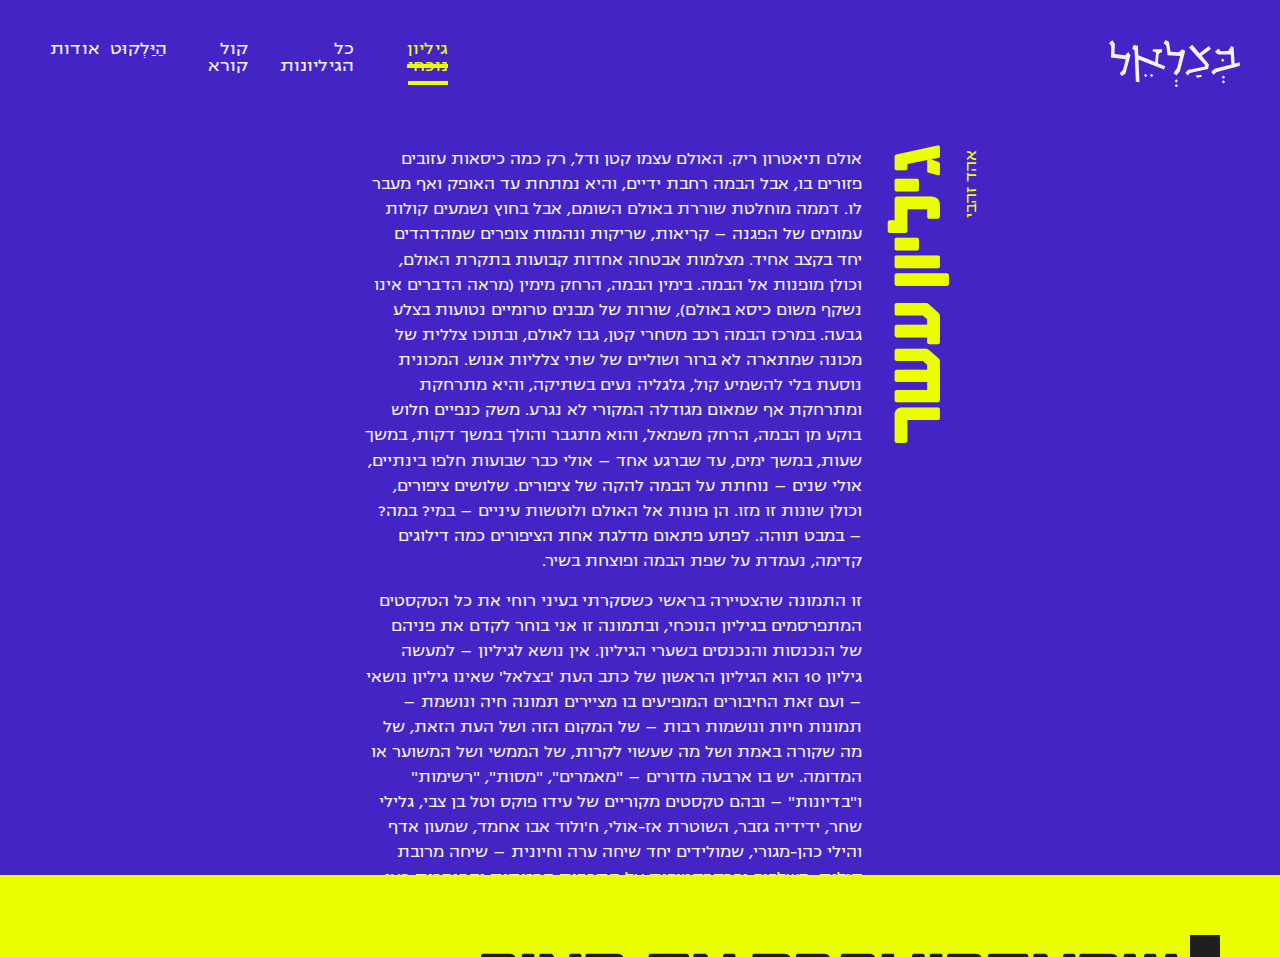
<file: current-edit.html>
<!DOCTYPE html>
<html lang="he" dir="rtl">
  <head>
    <meta charset="UTF-8" />
    <meta http-equiv="X-UA-Compatible" content="IE=edge" />
    <meta name="viewport" content="width=device-width, initial-scale=1.0" />
    <link rel="stylesheet" href="style.css" />
    <title>Document</title>
  </head>
  <script src="index.js"></script>
  <body>
    <div class="wrapper">
      <div class="header">
        <a href="index.html"> <img src="images/logo_journal.svg" /></a>
        <ul class="menu">
          <a href="./current-edit.html">
            <li class="menu-item chosen">גיליון נוכחי</li>
          </a>
          <a href="./index.html"> <li class="menu-item">כל הגיליונות</li></a>
          <li class="menu-item">קול קורא</li>
          <a href="./yalkut.html"> <li class="menu-item">הַיַּלְקוּט</li></a>
          <a href="about.html"><li class="menu-item">אודות</li></a>
        </ul>
      </div>
      <div class="main-content">
        <div class="edit-details">
          <div class="name-editor">
            <div class="editor-name">
              <p>אהד זהבי</p>
            </div>
            <div class="edit-name">גיליון עשר</div>
          </div>
          <!-- <div class="name-editor">
            <h2>גיליון עשר</h2>
            <p>אהד זהבי</p>
          </div> -->
          <div class="about-edit">
            <p>
              אולם תיאטרון ריק. האולם עצמו קטן ודל, רק כמה כיסאות עזובים פזורים
              בו, אבל הבמה רחבת ידיים, והיא נמתחת עד האופק ואף מעבר לו. דממה
              מוחלטת שוררת באולם השומם, אבל בחוץ נשמעים קולות עמומים של הפגנה –
              קריאות, שריקות ונהמות צופרים שמהדהדים יחד בקצב אחיד. מצלמות אבטחה
              אחדות קבועות בתקרת האולם, וכולן מופנות אל הבמה. בימין הבמה, הרחק
              מימין (מראה הדברים אינו נשקף משום כיסא באולם), שורות של מבנים
              טרומיים נטועות בצלע גבעה. במרכז הבמה רכב מסחרי קטן, גבו לאולם,
              ובתוכו צללית של מכונה שמתארה לא ברור ושוליים של שתי צלליות אנוש.
              המכונית נוסעת בלי להשמיע קול, גלגליה נעים בשתיקה, והיא מתרחקת
              ומתרחקת אף שמאום מגודלה המקורי לא נגרע. משק כנפיים חלוש בוקע מן
              הבמה, הרחק משמאל, והוא מתגבר והולך במשך דקות, במשך שעות, במשך
              ימים, עד שברגע אחד – אולי כבר שבועות חלפו בינתיים, אולי שנים –
              נוחתת על הבמה להקה של ציפורים. שלושים ציפורים, וכולן שונות זו מזו.
              הן פונות אל האולם ולוטשות עיניים – במי? במה? – במבט תוהה. לפתע
              פתאום מדלגת אחת הציפורים כמה דילוגים קדימה, נעמדת על שפת הבמה
              ופוצחת בשיר.
            </p>
            <p>
              זו התמונה שהצטיירה בראשי כשסקרתי בעיני רוחי את כל הטקסטים
              המתפרסמים בגיליון הנוכחי, ובתמונה זו אני בוחר לקדם את פניהם של
              הנכנסות והנכנסים בשערי הגיליון. אין נושא לגיליון – למעשה גיליון 10
              הוא הגיליון הראשון של כתב העת 'בצלאל' שאינו גיליון נושאי – ועם זאת
              החיבורים המופיעים בו מציירים תמונה חיה ונושמת – תמונות חיות
              ונושמות רבות – של המקום הזה ושל העת הזאת, של מה שקורה באמת ושל מה
              שעשוי לקרות, של הממשי ושל המשוער או המדומה. יש בו ארבעה מדורים –
              "מאמרים", "מסות", "רשימות" ו"בדיונות" – ובהם טקסטים מקוריים של
              עידו פוקס וטל בן צבי, גלילי שחר, ידידיה גזבר, השוטרת אז-אולי,
              ח'ולוד אבו אחמד, שמעון אדף והילי כהן-מגורי, שמולידים יחד שיחה ערה
              וחיונית – שיחה מרובת קולות, משלבים ופרספקטיבות על התרבות החזותית
              והחומרית כאן ועכשיו. עוד מופיע בו תרגום לעברית של מאמרה הקנוני של
              דונה האראוויי "ידעים ממוקמים" אשר מצטרף לשיחה ואף נותן לדברים
              הנשמעים בה עוגן גופני איתן ומנומק.
            </p>
            <p>
              מאחורי הקלעים, חברות וחברי המערכת של כתב העת, שעזרו לקבוע את
              צביונו של גיליון 10, וקבוצה של עוזרות ועוזרי עריכה – תפקיד חדש
              בכתב העת שמשלב סטודנטיות מצטיינות וסטודנטים מצטיינים ממחלקות בצלאל
              השונות שילוב ממשי בעבודת העריכה של כל גיליון – אשר תרמו רבות
              לעיצוב השיח המוצג בגיליון ולליטוש הטקסטים המשתתפים בו. 
            </p>
            <p class="separating-stars">***</p>
            <p>
              את הגיליון פותח מאמרם של <span class="bold-text"
                >עידו פוקס וטל בן צבי</span
              > "שהאחרון יכבה את האור: המופע 'הערבי האחרון' כניסוי אמנותי
              בהאצה". פוקס ובן צבי מציגים במאמר מופע מ-2017 בשם "הערבי האחרון"
              שיצרה סמדר יערון יחד עם נטלי תורג'מן ומייסרה מסרי והפיק המרכז
              לתיאטרון עכו. במופע קוראים יערון ושותפיה שעל הבמה יחד עם הקהל,
              במתכונת "שירה בציבור", שורה של הצעות חוק שעלו בכנסת ישראל בעשור
              הקודם וכוונו נגד האוכלוסייה הפלסטינית בישראל. פוקס ובן צבי מבקשים
              להתבונן במופע מבעד לפריזמה התאורטית של "מחשבת ההאצה", גישה שצמחה
              מהגותם של ז'יל דלז ופליקס גואטרי ושמציעה לא להתנגד לתהליכים
              פוליטיים הרסניים שדומה כי אין מנוס מהם, לא לנסות לבלום אותם, לא
              לדחות את הקץ, אלא דווקא להתיר את הרסן, לשחרר את השד מן הבקבוק
              ולאפשר לתהליכי ההרס להתקדם במרץ ולהתרבות במהירות כדי להביאם ללא
              דיחוי אל סופם המשוער. פוקס ובן צבי מציעים לראות במופע "הערבי
              האחרון" משום ניסוי בהאצה של תהליכים אלימים בפוליטיקה הישראלית
              שתכליתם הגבלת הציבור הערבי הפלסטיני בישראל ודחיקתו אל השוליים
              ומעבר להם. בכך הם מבקשים להעתיק את גישת ההאצה מן המרחב שבו היא
              נולדה – ביקורת הקפיטליזם הנאו-ליברלי – אל המרחב הפוליטי הלאומי
              המקומי, הנבחן באמצעות פרדיגמת הקולוניאליזם ההתיישבותי – מסגרת
              פרשנית שמבעדה נראית ההתיישבות היהודית בארץ ישראל כחלק מפרויקט
              קולוניאלי שתוצאתו המתבקשת היא סילוק האוכלוסייה המקומית לטובת
              המתיישבים החדשים. בעיני פוקס ובן צבי מגמה זו באה לידי ביטוי ברור
              בחקיקה הישראלית המוצגת ומבוצעת במופע "הערבי האחרון", ובמאמרם הם
              מתארים בפרוטרוט את המעשים הפרפורמטיביים של יערון ושותפיה למופע
              ומנתחים אותם. בתוך כך הם מבצעים פעולה פרפורמטיבית משלהם, שמתווספת
              לפעולה הפרפורמטיבית של המופע ומגייסת לו קהל נוסף – הקוראות
              והקוראים של המאמר, שמחויבים עתה להיישיר מבט אל המגמה החקיקתית ואל
              השלכותיה האפשריות. פוקס ובן צבי מציגים אפוא ניתוח בלתי מתפשר של
              ממשות בוערת שעצביה חשופים, והם עושים זאת באמצעות ההיפר-ממשות של
              המופע הפרודי שיערון ושותפיה מעלים ושהקהל משתתף בו השתתפות פעילה.
              אגב כך הם מעוררים תהיות על כוחם של הייצוג האמנותי ושל המופע
              התיאטרלי – ואולי גם של הכתיבה האקדמית – בשדה הפוליטיקה והעימות.
            </p>
            <p>
              במסה "הדרך: קריאה עברית ב'אספת הציפורים' לפריד א-דין עטאר"
              מפליג <span class="bold-text"> גלילי שחר</span>  מזרחה במרחב
              ואחורה בזמן אל ספר השירה מן המאה השתים עשרה 'אספת הציפורים' מאת
              המשורר הפרסי פריד א-דין עטאר ואל המסורת הצוּפית ושאר מסורות
              שאופפות אותו. מפליג מזרחה, אבל חוזר שוב ושוב מערבה – כי אמנם
              הכתיבה נערכה שם, אך הקריאה מתנהלת כאן, במקום הזה. מפליג אל העבר,
              ועם זאת נשאר נטוע בהווה – ההווה של מי שכותב בשפת אם קרובה על שפת
              אם אחרת, רחוקה ועקורה אבל לא נשכחת. שחר מהלך בנפתולי שירו של עטאר
              וחושף כמה מצפונותיו הפואטיות ואגב כך מצייר את מתארה של איקונה
              חשובה מן המזרח – הסימורג, העוף הפלאי המשול ב'אספת הציפורים' למלך.
              המסה נפתחת בסצנה היפה והדרמתית מאחריתו של השיר, ובה שלושים
              הציפורים שהצליחו להשלים את מסען ומגיעות אל ארמונו של הסימורג המלך
              מזהות את דיוקנן בדיוקנו ברגע מפעים של השתקפות מתעתעת שאפשר ללמוד
              ממנו שיעור חשוב על הנפש הפרטית, על הקהילה והעדה ועל שאלת הריבונות
              – אבל גם אפשר לשאוב ממנו השראה פואטית צרופה. שחר מעגן את רגע
              המראָה הזה במשחקיה של הלשון הפרסית – ששפות רבות כבר בלולות בה –
              ובתורת הרוח הצופית ומושך ממנו חוטים דקים ועדינים אל שאר אברותיה של
              מסתו – חוטים שפורחים באוויר כמו ציפורים או מכים שורשים כמו הדרוויש
              הסגפן ושלא חדלים לפשוט צורה וללבוש צורה, פעם בדמות זו פעם בדמות
              אחרת, וכולן שׁוֹרות בשורותיו הפואטיות של עטאר ומניצות מתוך מילותיו
              של שחר, שגם הן כמו צועדות שוב ושוב באותה הדרך, המובילה לאן? זהו
              מסע על כנפי ציפורים אל מחוזות רחוקים ואל גבהים שמימיים – שאינו
              עוזב לרגע את הארץ.
            </p>
            <p>
              במאמר הקצר "מבנה טרומי: על הקרוונים ביהודה ושומרון" מפנה <span
                class="bold-text">
                ידידה גזבר</span
              > את המבט אל אחד המבנים השנויים ביותר במחלוקת במרחב המקומי –
              הקרוון – ובאמצעותו אל מפעל שמגדיר מן הסתם את אחד השסעים הפוליטיים
              העמוקים ביותר בחברה הישראלית – מפעל ההתנחלויות. גזבר לא משקיף על
              הקרוון במבט אנליטי מרוחק; הוא מתבונן בו מבפנים, מבעד לעיניהם של
              אלה שמתגוררים בו הלכה למעשה. אפשר שזהו הצעד החשוב הראשון שגזבר
              עושה במאמר זה, שמשופע בהבחנות דקות: הוא מתמקם היטב נוכח מושא העיון
              שלו, שולף אותו מתוך הסביבה הסמנטית הטעונה שלו ומזכיר שלצד היותו
              סמל ומכשיר פוליטי, זהו מבנה מגורים לכל דבר שממלא תפקיד יום-יומי
              בחיי יושביו. מנקודת המוצא הזאת גזבר יוצא להתווייתה של פנומנולוגיה
              קצרה, אינטימית ומדוקדקת, של מבנה המגורים הטרומי, ואגב כך הוא גם
              משרטט את תפקידיו החברתיים של הקרוון בחיי היישוב. הפנומנולוגיה
              שגזבר מציג במאמר מאורגנת סביב ממדי הזמן והמרחב, וגזבר עומד בה על
              הארעיות מרובת הפנים של הקרוון – על היותו במהותו מבנה של "בינתיים",
              כלשונו – ועל העמימות שהוא מקיים ביחסיו המרחביים – על היותו מטבעו
              אתר של "בין לבין". את מאמרו חותם גזבר בפולמוס קצר עם הנרטיב הרואה
              במפעל ההתיישבות היהודית ביהודה ושומרון סלע נגף שיש לסלקו, ובקרוון
              – את אחד מסמליו המובהקים. גזבר מזמין את קוראיו וקוראותיו לנקוט את
              "המבט הטרומי", לראות כיצד הדברים נראים מתוך הקרוון, על תכונותיו
              המסוימות, ולברר מהו פשר הנוף הנשקף ממנו ומהם אופקיו של המבט
              המשקיף. אפשר שהרשמים הבהירים שהוא רושם במאמרו יתוו נתיבים פּוֹרים
              להמשך השיחה – שיחה על "דברים שרואים מכאן", ככותרת המשנה של חלקו
              האחרון של המאמר.
            </p>
            <p>
              שתי רשימות מתפרסמות בגיליון 10, והראשונה שבהן היא רשימתה של <span
                class="bold-text">
                השוטרת אז-אולי</span
              >, ליצנית שוטרת שזה כמה שנים משתלבת בפרפורמנס חי במרחבים של מחאה
              פוליטית ושל חיכוך ועימות בין תושבים ואזרחים ובין המשטרה. הדמות,
              שנולדה מתוך האמנית היוצרת עידית קישינובסקי באוגוסט 2020 ב"מחאת
              בלפור", התעצבה והתגבשה במרוצת הזמן והייתה לגורם קבוע – מוזר,
              מצחיק, מעורב, מפתיע, מתמיה – בתוך מגוון אירועים של הפגנה ומחאה
              במרחביה השונים של ירושלים. בדמותה ובפעולותיה במרחב היא קוראת תיגר
              על הדיאלקטיקה המובהקת לכאורה שבה מתנהל המרחב האזרחי הפוליטי, גורמת
              לאנשים ולנשים – או, בלשונה, ללבבות הפועמים – לבצבץ מתחת לדמות שהם
              מגלמים בעיני עצמם או בעיני אחרים – "שוטר", "מפגינה", "ערבייה",
              "חרדי", "שמאלנית", "ימני" – ולחלוק באמת ובתמים את המרחב האזרחי, על
              התנועות והמחוות שהוא מזמן. זהו מעשה פרפורמטיבי מן המעלה הראשונה,
              שיש בו סיכון לא מבוטל, ומעבר לשאלות האקוטיות שהוא מעלה על מעשה
              היצירה, האמנות וההופעה, הוא גם מסמן אפיקים חשובים מאין כמותם למעשה
              הפוליטי ולמחשבה האתית. את ה"משמרות" שלה מסכמת השוטרת אז-אולי
              בדוחות מפורטים שבהם היא מספרת במילותיה שלה את שראו עיניה ואת שחש
              ליבה בנסיבות שזימן לה מעשה הפרפורמנס. לקט הדוחות המתפרסם כאן (שהוא
              למעשה אוסף של פרגמנטים מתוך הדוחות) מקבץ יחדיו כמה שברי סיפורים
              וטווה מהם עלילה אחת אפשרית מתוך עלילות אפשריות רבות. הקריאה בדוחות
              האלה – שכבר מונים כמה מאות – מאפשרת לחוות את הפרספקטיבה הייחודית
              של השוטרת אז-אולי בגוף ראשון (בגוף של מי, בעצם?) וגם להבחין
              בשינויים שהיא עוברת מתוך המפגש שלה עם העולם הסוער שבחוץ. בד בבד
              היא מאפשרת להיחשף לכרוניקה של אסון בהתהוות ולחוש בתנועות הסיסמיות
              של האדמה הרועדת – אבל גם להתוודע לכוחה של כספית מתרוצצת, ליצנית
              בלתי נלאית שמוצאת שוב ושוב נתיבי מילוט מתוך משטר התנועה, על כל
              המחיצות, המתרסים והמחסומים שהוא מקים.
            </p>
            <p>
              ברשימה "נצרת, עיר הבשורה האקטיביסטית", <span class="bold-text">
                ח׳ולוד אבו אחמד</span
              > לוקחת אותנו לסיור אישי בעיר הולדתה המוכרת לה לפניי ולפנים. את
              סיפורה של העיר ואת סיפורה שלה היא מספרת מתוך התבוננות במראות
              הנגלים בכמה מקומות לאורכה של "דרך הצליינים" – הדרך המחברת בין שתי
              כנסיות הבשורה בנצרת. אבו אחמד לא מתעלמת מן המטען הדתי וההיסטורי
              שהעיר הזאת נושאת בחובה וגם לא מתמסרת לו אלא מראה איך הוא מתפקד
              היום, בעת הזאת ממש, בתוך מערך פוליטי סבוך – הפוליטיקה הגבוהה של
              המדינה ושל העירייה והפוליטיקה הקטנה והיום-יומית של פעילות ופעילים,
              יזמות ויזמים, שמשפיעים לא פחות על צביונה של העיר ועל מגמותיה. "קיר
              הנכבה" המופיע באמצע הסיור, שכתובות ודימויים נרשמים בו ונמחקים ממנו
              שוב ושוב, מחזיק כמו פלימפססט לא רק את התכנים המבוטאים והמצונזרים
              שלו אלא את עצם הפעילות האנושית השוקקת – שמגולמות בה גם חירות
              אקטיביסטית וגם שמרנות פעילה – המתרגשת בו ללא הרף, שיש בה להעיד על
              שלל הכוחות התוססים והפעילים המתנהלים במרחב הזה, גם אם אחדים מהם
              בולטים לעין פחות מאחרים. אבו אחמד מביעה ללא מורא את דעתה על
              הרשויות הפועלות בנצרת ובסביבותיה אבל גם מצביעה על כמה מן המגמות
              שהיא מזהה בקהילה הפלסטינית בישראל (ושלא פסחו גם עליה) כגון המעבר
              של צעירות וצעירים מנצרת לחיפה וערעורן המתמשך של תחושות הביטחון
              והשייכות של הציבור הישראלי הפלסטיני. הרשימה נכתבה ברובה לפני 7
              באוקטובר 2023, ורישומי התקופה האחרונה ניכרים בה רק בשוליים, בין
              היתר בצילומיו של ניזאר קדח שצולמו בפברואר 2024. צילומיו של קדח
              מלווים במבט רגיש את הסיפור שאבו אחמד מספרת, אבל הם גם מציגים עוד
              מראות, מצביעים על הנוף הנשקף מעיניים אחרות וטווים בדרכם סיור נוסף
              במושאיה ובמערכיה של העיר.
            </p>
            <p>
              המדור החדש "בדיונות" חב את שמו במידה רבה לסופר הארגנטינאי הנודע
              חורחה לואיס בורחס שהראה בשלל סיפוריו – "ספריית בבל", "גן השבילים
              המתפצלים", "פייר מנאר, מחבר דון קיחוטה", אם למנות רק כמה מהם – איך
              הבדיון מגמיש את השיח ומרחיב את הדעת ואיך ידע נולד מתוך פעולת
              הדמיון היוצר לא פחות משהוא נולד מתוך החתירה לאמת. במדור זה אנחנו
              מבקשים לתת במה לספקולציה ולאקספרימנטציה ולצרף לשיחה האקדמית משלבים
              ספרותיים, פואטיים, חזותיים, פרפורמטיביים, שיסחפו את האינטלקט ואת
              הרגש למחוזות מאתגרים ולא מוכרים. בגיליון 10 פותח את המדור הזה
              סיפורו של <span class="bold-text">שמעון אדף</span>
               "בִּדְיוֹנְיוֹם", שיש בו גם עלילה קונקרטית וגם הצעה למחשבה על
              מעשה הכתיבה עצמו. אדף בודה מזיכרונו (כי מהו הזיכרון אם לא מאגר
              עצום של סיפורים אפשריים?) שתי "תקריות" – כך מספר הסיפור בוחר לכנות
              זאת – מן העבר, שתי התרחשויות שבעקבותיהן הלכה ודעכה לה – כך לדבריו
              – ממשותם של בני האדם בעיניו. מעשה הכתיבה מגולל את שתי התקריות
              וקושר אותן זו בזו בקשרים שונים ומשונים ובד בבד מטביע בכתוב את האני
              הכותב: לא האני האחד והמאוחד הכותב לכאורה את הסיפור בשלמותו אלא
              האני של כל רגע ורגע – האני הכותב מילה או משפט ואז מפנה מיד את
              מקומו לאני שיכתוב את המילה הבאה, את המשפט הבא, ונותר מאחור, בעבר
              של הכתיבה; האני שהאני העתידי שתכף יופיע ויכתוב עוד מילה או עוד
              משפט כבר נושף בעורפו; ועליהם נוספים עוד אני רבים מן העבר שנושאים
              את הזיכרון המתואר, המשוער, אני רבים מן העתיד שעוד לא נולד ואפשר רק
              לשוות אותו בדמיון. סיפור המעשייה הזה, שמשכו יום אחד, מתפרק אפוא
              לבלי סוף – או שבעצם הכול מפורק מלכתחילה, תמיד, ואנו רק עדים כאן
              בכוונת מכוון להיווצרותה הפלאית (כבכל מעשה יצירה) של מראית שלמה
              ויציבה מתוך תנודות הריבוי?
            </p>
            <p>
              <span class="bold-text">הילי כהן-מגורי</span> תורמת למדור
              "בדיונות" מסה מדעית-פואטית-ספקולטיבית שמניעה אותה התשוקה המוצהרת
              לנהל שיחה עם ציפור. למעשה תשוקות רבות מניעות את הבדיון הזה, שאפשר
              למצוא בו בין היתר כיסופים לנסיקה של הגוף ולהתעלות של הרוח, רצון עז
              להתגבר על המרחק בין ישויות נבדלות ונפרדות, גישה משחקית אל הלשון
              והשפתיים וגם קשב עז, והתוצאה היא שיחה שוקקת, הומה ומצטייצת. המסה
              של כהן-מגורי מעובדת מתוך חלקו הראשון של הספר 'שיחה עם ציפור' שהיא
              הכינה במסגרת הפרויקט המרכזי שלה בתכנית לתואר שני בתקשורת חזותית
              בבצלאל, שלצידו הוצגה גם עבודת וידאו. היא נפתחת בחקירה המדעית של
              "שפת הציפורים" – חקירה שיש בה מן הבלשנות, האורניתולוגיה, האקוסטיקה
              ועוד – שכהן-מגורי סוקרת אותה ואף מבקשת להשתלב בה. אבל את השיח
              המדעי הסדור והמנומק המלווה את המסה לכל אורכה מפלחות ללא הרף הבלחות
              פואטיות – ציוצים בחלון ובתצפיות המדעיות עצמן, קולות אנושיים מן
              העבר, תרגילים מעשיים בתקשורת לשונית וחזותית, הרהורים, דקלומים,
              גמגומים – ואלה מוסיפות משלב פואטי מרנין לשיח המדעי חמור הסבר,
              מתוות ערוצים אחרים של שיחה ותקשורת – וגם תורמות בדרכן לשכלול הידע
              עצמו. למעשה, מסעה של כהן-מגורי לתוככי "שפת הציפורים" מזמן בין שאר
              גילוייו וחוויותיו גם הזדמנות להרהר בתנאי ההכרה ובמגבלות השיח: כיצד
              ובאיזו מידה נוכל להכיר את העולם הנגלה מבעד לחושיה של ברייה לא
              אנושית, שמן הסתם לא משקיפה על העולם דרך הפריזמה של מושגי אנוש וגם
              לא פוגשת את העולם מתוך הגופניות האנושית על תכונותיה הייחודיות?
              מכאן גם נגזרת כמובן שאלה אפיסטמולוגית יסודית וכללית, שיש לה השלכות
              אתיות הרות חשיבות: מהי מידת החפיפה בין העולם שאנו עצמנו מכירים
              ובין העולם שמכירה ברייה אנושית אחרת, שניסיונה ההיסטורי, התרבותי,
              הביוגרפי, הגופני, שונה משלנו? מהו אופי התקשורת עם הזולת הנגזר
              מתהייה זו? ומהו אופי הידע על העולם – ועל הזולת שבתוכו?
            </p>
            <p>
              שאלות אפיסטמולוגיות כגון אלה עומדות בלב מאמרה הנודע של <span
                class="bold-text">
                דונה האראוויי</span
              > "ידעים ממוקמים: שאלת המדע בפמיניזם ויתרונה של הפרספקטיבה החלקית"
              המובא כאן לראשונה בתרגום לעברית. מאמרה של האראוויי נולד כהערה על
              ספרה של סנדרה הרדינג 'שאלת המדע בפמיניזם' אבל התגלגל להצעה
              פילוסופית רחבה ונועזת; זהו מאמר דחוס, שנון ונוקב שמתפקע מרוב
              רעיונות. המדע שעל הפרק הוא לא רק מדעי הטבע והמדעים המדויקים אלא גם
              מדעי החברה ומדעי האדם והרוח, והאראוויי מבקשת במאמרה לערער על מעמדה
              של הסמכות המדעית בקביעת אמיתות אובייקטיביות בלי ליפול לגישה
              רלטיביסטית ששוללת מכול וכול את האפשרות לייצר דין וחשבון אובייקטיבי
              על העולם. "רק הפרספקטיבה החלקית מבטיחה ראייה אובייקטיבית", טוענת
              האראוויי ומפקיעה בכך את האובייקטיביות מן ההשקפה המדעית המתיימרת
              "לראות הכול משום מקום" במין "טריק אלוהי", בלשונה של האראוויי,
              לטובת מושאיה – האובייקטיביים! – של ראייה שמתקיימת בגוף מסוים
              ושממוקמת בתוך המרחב הארצי ובתוך ההיסטוריה האנושית. האובייקטיביות
              לדידה של האראוויי היא "ידעים ממוקמים", כלומר תוצריהם המרובים של
              גופים חיים ודינמיים שתופסים עמדות מסוימות ומתמקמים בהן, ובמפעל ידע
              כזה יש יתרון דווקא לגופים הנשיים ולגופים המוכפפים, שאינם מתכחשים
              לגופם ולמיקומם, שאינם מתיימרים לבצע את "הטריק האלוהי" ושגם מכירים
              על בשרם את השלכותיה של ההתכחשות המדעית – הגברית באופייה, לדידה של
              האראוויי – לגופניות הארצית ובת-החלוף. האראוויי מבקשת לקדם שיח
              ביקורתי ומרובה פרספקטיבות על העולם, שיפקיע את תהליך ההפקה של ידע
              מידי ההגמוניה, ירבה את המראות האובייקטיביים ואת הקולות הרואים אותם
              ויאפשר לקיים חיבורים פוליטיים ואתיים מגוונים בין שלל גופים
              ממוקמים. בסופו של דבר היא אף מצרפת את העולם עצמו לתוך השיחה – עולם
              שאין לראותו עוד כחומר גלם שאפשר להשתמש בו כמשאב וגם לא כמושא סביל
              של ידע שצומח מתוך השיח האנושי אלא כשותף פעיל (ואף ערמומי ומפולפל)
              בשיחה, סובייקט של ממש בתוך מערך אקולוגי שלם ודינמי של השפעות
              הדדיות.
            </p>
            <p>
              מאמרה של האראוויי פורסם ב-1988, אבל דומה שהוא לא איבד כהוא זה
              מתוקפו וחשיבותו, אדרבה: ההבחנות הרבות המופיעות בו יכולות גם היום –
              בעידן של טכנולוגיה מתקדמת ביותר ושל מבוכה פוליטית לא מבוטלת –
              לעזור להבין את העולם ולפלס בו דרך. "איך לראות? מאיפה לראות? מהן
              מגבלות הראייה? לשם מה לראות? עם מי לראות? למי יש יותר מנקודת מבט
              אחת? מי סובל מעיוורון? מי עוצם עיניים? מי מפרש את השדה החזותי?
              אילו כוחות חישה אחרים אנו מבקשים לסגל לעצמנו לצד הראייה?" – אלה
              כמה מן השאלות שהאראוויי מזמינה אותנו לשאול, גם היום, גם כאן. אפשר
              שעל כל מי שפועלת או פועל בתרבות החזותית והחומרית, על כל מי שכותבת
              או כותב על התרבות החזותית והחומרית, לשאול מן המאמר עצה עיקרית
              בראשיתם של כל פעולה, מחקר או מבע: דע את מקומך, דעי את מקומך; אל
              תתיימרי להציג אמת אובייקטיבית כללית שאין עליה עוררין, אבל גם אל
              תרפי את ידייך מניסוח האמת האובייקטיבית שלך, זו שמופיעה מתוך העמדה
              הגופנית שלך בעולם ושצריכה להצטרף לאמיתות אובייקטיביות אחרות,
              לידעים ממוקמים רבים אחרים.
            </p>
            <p class="separating-stars">***</p>
            <p>
              הנה כי כן, לפנינו גיליון שאין לו נושא אחד משותף, ועם זאת רבים
              ומגוונים הם הקשרים בין המבעים המופיעים בו. הנה הציפורים המשׂיחות
              בוועידת העופות במסתו של שחר כבר מצטרפות לשירתן של כהן-מגורי
              וציפוריה ב"שיחה עם ציפור", ובשתיהן יש תפקיד לא זניח לדוכיפת – והנה
              גם קול ההֹדהֹד-דוכיפת מהדהד בסטודיו של אלהם רוקני ומצטייר בתמונת
              השער של הגיליון;  ומה פשרם של טופרי העוף הדורס המבזיקים לרגע
              ב"בדיוֹניוֹם"? הנכבה משוחזרת במאמרם של פוקס ובן צבי דרך "חוק
              הנכבה" המושר במופע של יערון, וסיפור האסון הזה נמחק מן הקיר ומשוחזר
              עליו שוב ושוב ברשימתה של אבו אחמד. שתי הרשימות – של השוטרת אז-אולי
              ושל אבו אחמד – מצטלבות מבלי דעת בהלווייתה של העיתונאית הפלסטינית
              שירין אבו עאקלה: אצל זו שובל ההלוויה הוא הקדמה למפגש קשה – ובכל
              זאת מפגש – עם אישה שזועקת מדם ליבה בשיח' ג'ראח, ואצל האחרת המוות
              הזה וההלוויה הזאת נרשמים כאירוע דרמתי בביוגרפיה האישית. ודומה כי
              הנוף, ה"טריקסטר" הערום והממולח מ"ידעים ממוקמים" של האראוויי, פוקד
              בדרכים מוזרות את סוף המאמר "מבנה טרומי" של ידידיה גזבר – שההצעה
              המוצעת בו מנהלת דיאלוגים מורכבים עם סוגיית הקולוניאליזם ההתיישבותי
              העולה בניתוח המופע "הערבי האחרון" ועם הסקירה של העיר נצרת ברשימה
              של אבו אחמד. קשרים, מתחים, פיצולים וחיבורים לרוב; פרספקטיבות
              חלקיות וידעים ממוקמים; השקפות, תמונות ומראות.
            </p>
            <p>
              גיליון 10 מופיע בתקופה קשה וטרופה במיוחד. למעשה הוא מופיע בעיצומו
              של עשור מטלטל במיוחד – בוודאי באזור מוכה הגורל הזה – שמהלומות
              כבדות ניחתות בו בזו אחר זו ודומה כי החיים הפרטיים שועבדו בו כליל –
              בגוף, בנפש וברוח – לפוליטיקה הגדולה: עשור שנפתח במשטר הקורונה
              האימתני, שמתוקף קונצנזוס מדומה הטיל ביד רמה חובות והגבלות חסרות
              תקדים ושלל במחי יד זכויות וחירויות מושרשות, וכך, במשך שנתיים
              תמימות, שינה סדרי עולם; עשור שהמשיך בסערה החוקתית הסועה והגועשת
              שקרעה את הציבור הישראלי לסיעות נבדלות, ניצות, מתנגחות, שמנהלות זו
              עם זו מאבק איתנים; וכמובן, עשור שהביא עימו את האימה הנוראה ואת
              הזוועה הבלתי נתפסת ששטפו את המקום הזה ב-7 באוקטובר 2023 ושממשיכות
              מאז לזרוע עוד ועוד אלימות וחורבן, עוד ועוד סבל וצער – וסופן מי
              ישורנו.
            </p>
            <p>
              אין בגיליון 10 פתרונות ישירים למצוקות הגדולות שנערמו כאן בתקופה
              האחרונה. למעשה אין לו שום יומרה כזאת, והוא אינו מתמודד עם "המצב"
              התמודדות חזיתית. איך בכלל מתמודדים עם "המצב"?  האם בכלל יש רק מצב
              אחד ויחיד, שכולם שותפים לו? הלוא גם על הכרוניקה הקצרצרה ששרטטתי פה
              יהיו מן הסתם רבים שיחלקו – ובוודאי גם האירועים המתוארים בה נחוו
              בדרכים שונות בתכלית מתוך הגופים הממוקמים המגוונים עד בלי די שחוו
              אותם.
            </p>
            <p>
              ההזמנה המגולמת בגיליון 10 היא הזמנה צנועה, מינורית: הזמנה להאזין
              באורך רוח לרשמים השונים הנמסרים כאן, שכולם אובייקטיביים לשיטתה של
              האראוויי, ולא כי אין עוררין עליהם – יש גם יש – אלא כי הם מספרים על
              המושאים, האובייקטים, של מבט מסוים, של גוף מסוים. כך הדברים נראים
              מנקודת מבטה של פלונית, כך הדברים נחווים בגופו של אלמוני. זה הידע
              הממוקם שלה, זה הידע הממוקם שלו. איך הדברים משתבצים בתוך הידע
              הממוקם שלך?
            </p>
            <div class="edit-credits">
              <p class="bold-text">בצלאל, כתב עת לתרבות חזותית וחומרית</p>
              <p class="bold-text">גיליון #10</p>
              <p><span class="bold-text">עורך:</span> אהד זהבי</p>
              <p>
                <span class="bold-text">מערכת:</span> חוסני אלח'טיב שחאדה, תמר
                ברגר, דור גז, אורנה גרנות, גל הרץ, דליה מרקוביץ', אורי סוכרי,
                חגית קיסר
              </p>
              <p>
                <span class="bold-text">עוזרות ועוזרי עריכה:</span> נבו אלמוג,
                עמליה אריאלי, יואב בן-משה, נעמה בן פורת, רועי וילנר, חנה ורשקוב,
                אודיה זילבר
              </p>
              <div style="height: 50px"></div>
            </div>
          </div>
        </div>
      </div>
      <div class="footer">
        <div class="all-types">
          <div class="article-types-section">
            <div class="article-type">
              <p>מסות</p>
            </div>
            <div class="all-articles">
              <a href="./article-trial.html">
                <div class="article-item">
                  <div class="article-title-item">שהאחרון יכבה את האור</div>
                  <div class="article-writer">עידן פוקס<br />וטל בן צבי</div>
                </div>
              </a>
            </div>
          </div>
          <div class="article-types-section">
            <div class="article-type">
              <p>מסות</p>
            </div>
            <div class="all-articles">
              <div class="article-item">
                <div class="article-title-item">הדרך</div>
                <div class="article-writer">גלילי<br />שחר</div>
              </div>
              <a href="./building.html">
                <div class="article-item">
                  <div class="article-title-item">מבנה טרומי</div>
                  <div class="article-writer">ידידיה<br />גזבר</div>
                </div>
              </a>
            </div>
          </div>
          <div class="article-types-section">
            <div class="article-type">
              <p>מסות</p>
            </div>
            <div class="all-articles">
              <div class="article-item">
                <div class="article-title-item">
                  משטרת ישר אל הלב, מבחר דוחות 2020-2023
                </div>
                <div class="article-writer">השוטרת<br />אז-אולי</div>
              </div>
              <div class="article-item">
                <div class="article-title-item">
                  נצרת, עיר הבשורה האקטיביסטית
                </div>
                <div class="article-writer">ח׳ולוד<br />אוב אחמד</div>
              </div>
            </div>
          </div>
          <div class="article-types-section">
            <div class="article-type">
              <p>מסות</p>
            </div>
            <div class="all-articles">
              <div class="article-item">
                <div class="article-title-item">בִּדְיוֹנְיוֹם</div>
                <div class="article-writer">שמעון<br />אדף</div>
              </div>
              <div class="article-item">
                <div class="article-title-item">שיחה עם ציפור</div>
                <div class="article-writer">הילי<br />כהן-מגורי</div>
              </div>
            </div>
          </div>
          <div class="article-types-section">
            <div class="article-type">
              <p>מסות</p>
            </div>
            <div class="all-articles">
              <div class="article-item">
                <div class="article-title-item">ידעים ממוקמים</div>
                <div class="article-writer">דונה<br />הארוואיי</div>
              </div>
            </div>
          </div>
        </div>
      </div>
    </div>
  </body>
</html>
</file>
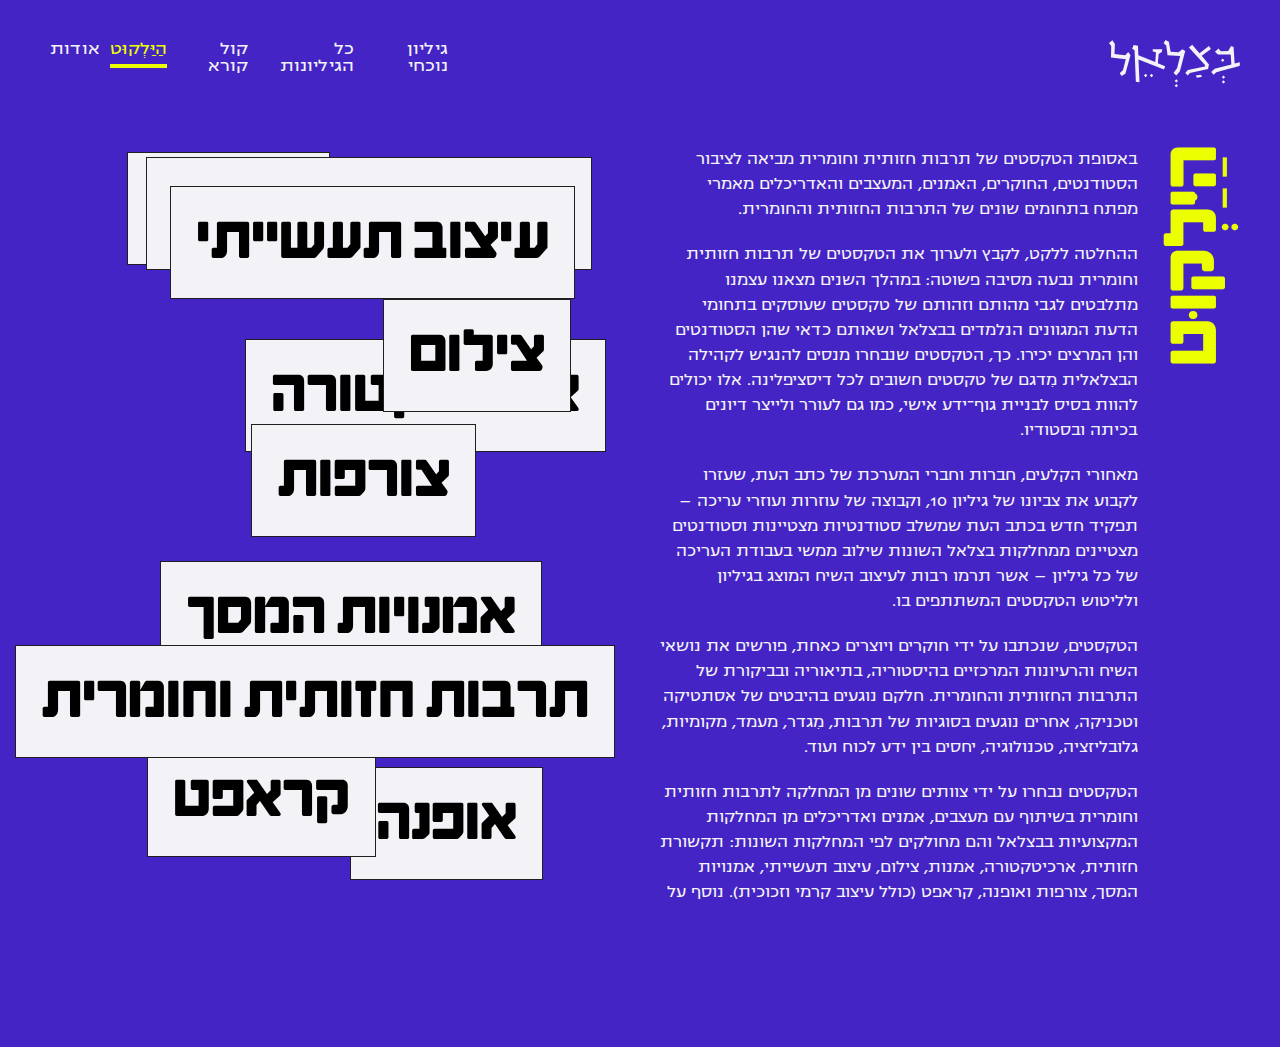
<file: yalkut.html>
<!DOCTYPE html>
<html lang="he" dir="rtl">
  <head>
    <meta charset="UTF-8" />
    <meta http-equiv="X-UA-Compatible" content="IE=edge" />
    <meta name="viewport" content="width=device-width, initial-scale=1.0" />
    <link rel="stylesheet" href="style.css" />
    <title>Document</title>
  </head>
  <script src="index.js"></script>
  <body>
    <div class="wrapper">
      <div class="header">
        <a href="index.html"> <img src="images/logo_journal.svg" /></a>
        <ul class="menu">
          <a href="./current-edit.html">
            <li class="menu-item">
              <p>גיליון נוכחי</p>
            </li>
          </a>
          <a href="./index.html"><li class="menu-item">כל הגיליונות</li></a>
          <li class="menu-item">קול קורא</li>
          <a href="./yalkut.html">
            <li class="menu-item chosen">הַיַּלְקוּט</li></a
          >
          <a href="./about.html"><li class="menu-item">אודות</li></a>
        </ul>
      </div>
      <div class="main-content">
        <div class="about-yalkut">
          <div class="name-editor">
            <div class="edit-name">הַיַּלְקוּט</div>
          </div>
          <div class="yalkut-text">
            <p>
              באסופת הטקסטים של תרבות חזותית וחומרית מביאה לציבור הסטודנטים,
              החוקרים, האמנים, המעצבים והאדריכלים מאמרי מפתח בתחומים שונים של
              התרבות החזותית והחומרית. 
            </p>
            <p>
              ההחלטה ללקט, לקבץ ולערוך את הטקסטים של תרבות חזותית וחומרית נבעה
              מסיבה פשוטה: במהלך השנים מצאנו עצמנו מתלבטים לגבי מהותם וזהותם של
              טקסטים שעוסקים בתחומי הדעת המגוונים הנלמדים בבצלאל ושאותם כדאי שהן
              הסטודנטים והן המרצים יכירו. כך, הטקסטים שנבחרו מנסים להנגיש לקהילה
              הבצלאלית מִדגם של טקסטים חשובים לכל דיסציפלינה. אלו יכולים להוות
              בסיס לבניית גוף־ידע אישי, כמו גם לעורר ולייצר דיונים בכיתה
              ובסטודיו.
            </p>
            <p>
              מאחורי הקלעים, חברות וחברי המערכת של כתב העת, שעזרו לקבוע את
              צביונו של גיליון 10, וקבוצה של עוזרות ועוזרי עריכה – תפקיד חדש
              בכתב העת שמשלב סטודנטיות מצטיינות וסטודנטים מצטיינים ממחלקות בצלאל
              השונות שילוב ממשי בעבודת העריכה של כל גיליון – אשר תרמו רבות
              לעיצוב השיח המוצג בגיליון ולליטוש הטקסטים המשתתפים בו. 
            </p>
            <p>
              הטקסטים, שנכתבו על ידי חוקרים ויוצרים כאחת, פורשים את נושאי השיח
              והרעיונות המרכזיים בהיסטוריה, בתיאוריה ובביקורת של התרבות החזותית
              והחומרית. חלקם נוגעים בהיבטים של אסתטיקה וטכניקה, אחרים נוגעים
              בסוגיות של תרבות, מִגדר, מעמד, מקומיות, גלובליזציה, טכנולוגיה,
              יחסים בין ידע לכוח ועוד.
            </p>
            <p>
              הטקסטים נבחרו על ידי צוותים שונים מן המחלקה לתרבות חזותית וחומרית
              בשיתוף עם מעצבים, אמנים ואדריכלים מן המחלקות המקצועיות בבצלאל והם
              מחולקים לפי המחלקות השונות: תקשורת חזותית, ארכיטקטורה, אמנות,
              צילום, עיצוב תעשייתי, אמנויות המסך, צורפות ואופנה, קראפט
              (כולל עיצוב קרמי וזכוכית). נוסף על אלו, יוצגו לקוראים טקסטים
              המתייחסים להיבטים רחבים של התרבות החזותית והחומרית תוך כוונה לספק
              מבט על המשותף לתחומי היצירה השונים.
            </p>
            <p>
              הטקסטים נבחרו על סמך קריטריונים שונים: מקומם בקאנון של התחום,
              נושאי השיח העיקריים בכל תחום ידע, חשיבותם של הכותבים, מגוון הדעות
              (תוך הקפדה על איזון בין טקסטים היסטוריים לטקסטים עכשוויים) ומידת
              הקריאוּת של הטקסט. על הכותבים.ות נמנים תיאורטיקנים, היסטוריונים,
              אוצרים, מבקרי תרבות, אמנים, מעצבים, אדריכלים, מחנכים ועוד.
            </p>
            <p>
              מטבע הדברים, מניין הטקסטים מוגבל ונע בין חמישה־עשר לעשרים טקסטים
              לכל מחלקה. הוספנו רשימה של טקסטים מומלצים ל"מטיבי לכת". מובן
              שהאסופות השונות אינן אלא מדגם חלקי של הקיים בכל אחד מן התחומים. עם
              זאת, הן מעמידות ייצוג רב־פנים של הדרכים המגוונות שבהן התייחסו
              כותבים שונים לַתחומים השונים של התרבות החזותית והחומרית.
            </p>
            <p>
              תחת שם כל מחלקה תוכלו למצוא רשימת טקסטים, ביוגרפיה קצרה של הכותבים
              (בעברית) ותקצירי הטקסטים (גם הם בעברית). את הטקסטים עצמם ניתן לקבל
              בצורה דיגיטלית, או כעותק מודפס, במזכירות המחלקה לתרבות חזותית
              וחומרית.  
            </p>
          </div>
        </div>
        <div class="all-departments" onclick="positionDepartments()">
          <div class="department-container" style="z-index: 10">
            <div class="department-container-content">
              <div class="department-title">ארכיטקטורה</div>
            </div>
          </div>
          <div class="department-container" style="z-index: 10">
            <div class="department-container-content">
              <div class="department-title">אופנה</div>
            </div>
          </div>
          <div class="department-container" style="z-index: 10">
            <div class="department-container-content">
              <div class="department-title">אמנויות המסך</div>
            </div>
          </div>
          <div class="department-container" style="z-index: 10">
            <div class="department-container-content">
              <div class="department-title">קראפט</div>
            </div>
          </div>
          <div class="department-container" style="z-index: 10">
            <div class="department-container-content">
              <div class="department-title">אמנות</div>
            </div>
          </div>
          <div class="department-container" style="z-index: 10">
            <div class="department-container-content">
              <div class="department-title">תרבות חזותית וחומרית</div>
            </div>
          </div>
          <div class="department-container" style="z-index: 10">
            <div class="department-container-content">
              <div class="department-title">תקשורת חזותית</div>
            </div>
          </div>
          <div class="department-container" style="z-index: 10">
            <div class="department-container-content">
              <div class="department-title">צורפות</div>
            </div>
          </div>
          <div class="department-container" style="z-index: 10">
            <div class="department-container-content">
              <div class="department-title">צילום</div>
            </div>
          </div>
          <div class="department-container" style="z-index: 10">
            <div class="department-container-content">
              <div class="department-title">עיצוב תעשייתי</div>
            </div>
          </div>
        </div>
      </div>
    </div>
  </body>
</html>
</file>
<file: style.css>
@font-face {
  font-family: "HaimG";
  src: url("./fonts/HaimSoftG_Regular.woff") format("woff");
  /* other formats include: 'woff2', 'truetype, 'opentype',
                              'embedded-opentype', and 'svg' */
}

@font-face {
  font-family: "Narkiss-Extended-Regular";
  src: url("./fonts/NarkissBlockExtendedTRIAL-Regular.woff") format("woff");
  /* other formats include: 'woff2', 'truetype, 'opentype',
                              'embedded-opentype', and 'svg' */
}

@font-face {
  font-family: "Narkiss-Extended-Medium";
  src: url("./fonts/NarkissBlockExtendedTRIAL-Medium.woff") format("woff");
  /* other formats include: 'woff2', 'truetype, 'opentype',
                                'embedded-opentype', and 'svg' */
}

body {
  background-color: #4424c4;
  margin: 20px 0px;
  overflow: hidden;
}

*,
*:before,
*:after {
  box-sizing: border-box; /* Prevent padding from enlarging elements */
}

* {
  margin: 0; /* Remove extra margin from everything (body, headings, etc...) */
}

img {
  max-width: 100%; /* Don't let images be more than their container's width */
}

p,
h1,
h2,
h3,
h4,
h5,
h6 {
  overflow-wrap: break-word; /* Break long words in headings & paragraphs */
  font-weight: normal;
}

ul {
  /* Don't style unordered lists (good for nav menus!) */
  padding: 0;
  list-style: none;
}

a {
  /* No blue links! */
  color: inherit;
  text-decoration: none; /* no underline */
}

.wrapper {
  position: relative;
}

.header {
  display: flex;
  align-items: flex-start;
  justify-content: space-between;
  padding: 20px 40px 0px 40px;
}

.menu {
  display: flex;
  width: 34%;
  font-size: 17px;
  font-family: "Narkiss-Extended-Regular";
  color: #f3f2f6;
  justify-content: space-between;
}

.menu-item {
  display: flex;
  flex-direction: column;
  margin-left: 10px;
}

.menu-item:hover {
  color: #ebff00;
  text-decoration: underline;
  text-decoration-thickness: 4px;
  text-underline-offset: 10px;
}

.chosen {
  text-decoration: underline;
  text-decoration-thickness: 4px;
  text-underline-offset: 10px;
  color: #ebff00;
}

.main-content {
  padding: 35px 40px 0px 20px;
  display: flex;
  gap: 20px;
  height: 100%;
  overflow-x: auto;
  overflow-y: hidden;
}

.sheet-container {
  position: relative;
  display: inline-block;
  transition: transform 0.3s ease-in-out;
  transform-origin: right top; /* Ensure rotation around the left center */
}

.sheet-phantom {
  position: absolute;
  top: 0;
  left: 0;
  width: 100%;
  height: 100%;
  z-index: 100;
}

.sheet-container-content {
  transition: transform 0.3s ease-in-out;
  transform-origin: right top; /* Ensure rotation around the left center */
}

.sheet-phantom:hover + .sheet-container-content {
  transform: rotate(90deg) translateX(100%);
  writing-mode: sideways-rl;
}

.sheet-title {
  font-family: "HaimG";
  font-size: 64px;
  padding: 25px;
  background-color: #f3f2f6;
  border: 1px solid #1f1f1f;
  transform: rotate(180deg);
  writing-mode: vertical-rl;
}

.sheet-date {
  font-family: "Narkiss-Extended-Regular";
  font-size: 16px;
  color: #f3f2f6;
  background-color: #1f1f1f;
  padding: 5px;
  display: flex;
  justify-content: center;
  align-items: center;
  transform: rotate(0deg); /* Ensure it's not rotated */
  width: 112px; /* Ensures it takes the full width of the container */
}

.sheet-date p {
  margin: 0;
  text-align: center;
}

.article-title {
  color: #1f1f1f;
  width: 40%;
  /* transform: rotate(5deg); */
  padding: 20px 20px 0px 0px;
  cursor: pointer;
  transform: rotate(4deg);
  transition: transform 0.2s;
}

.article-title:hover {
  transform: rotate(1deg);
  cursor: pointer;
}

.article-title h1 {
  font-family: "HaimG";
  font-size: 101px;
  -webkit-text-stroke: 1px #1f1f1f;
}

.article-title p {
  font-family: "Narkiss-Extended-Regular";
  font-size: 20px;
  color: #ebff00;
}

.article-content {
  position: relative;
  display: flex;
  justify-content: center;
  width: 60%;
  margin-right: auto;
}

.article-section {
  position: relative;
  transition: left 1s ease-in-out;
  transition: all 250ms;
  min-width: 52px;
  margin-left: 4px;
  cursor: pointer;
  /* height: 100vh; Set to full viewport height */
  display: flex;
  align-items: stretch; /* Stretch children to equal height */
  max-height: 84.5vh;
  /* top: 0px; */
}

.article-section:hover {
  right: 10px;
}

.section-title {
  display: flex;
  background-color: #1f1f1f;
  color: #f3f2f6;
  font-family: "HaimG";
  font-size: 21px;
  transform: rotate(180deg);
  writing-mode: vertical-rl;
  padding: 20px 22px;
  height: auto; /* Ensure the title height is based on content */
}

.section-title-small {
  display: none;
}

.section-content {
  background-color: #f3f2f6;
  color: #1f1f1f;
  border: solid 1px #1f1f1f;
  font-size: 15.7px;
  font-family: "Narkiss-Extended-Regular";
  line-height: 1.6;
  overflow-y: auto;
  position: absolute;
  top: 0;
  left: 70px;
  width: 43vw;
  max-height: calc(100vh - 10%);
}

.section-content-container {
  padding: 20px 30px 0px 30px;
}

.section-image-container {
  padding: 0px 0px 0px 0px;
}

.section-content p {
  margin-bottom: 20px;
}

.special {
  font-family: "HaimG";
  font-size: 64px;
  line-height: 0.9em;
}

.indent-paragraph {
  margin-right: 30px;
  font-size: 19.8px;
}

.bold-text {
  font-family: "Narkiss-Extended-Medium";
  font-weight: bold;
}

.english-text {
  direction: ltr;
}

.random-position {
  position: absolute;
  top: 0;
  left: 0px;
  width: 100vw;
  height: 100vh;
  cursor: pointer;
}

.bib-number {
  display: inline-block;
  border: 1px #1f1f1f solid;
  border-radius: 50%;
  background-color: #ebff00;
  width: 1.5em;
  height: 1.5em;
  line-height: 1.25em; /* Ensure the text is vertically centered */
  text-align: center; /* Center the text horizontally */
  font-family: "Narkiss-Extended-Medium";
  font-size: 15.7px;
}

.opacity-section {
  opacity: 10%;
}

.footer {
  position: fixed; /* Fixed position to stay at the bottom */
  bottom: 0; /* Place at the bottom */
  left: 0;
  right: 0;
  height: 93vh; /* Full height of the footer */
  width: 100vw;
  background-color: #ebff00;
  transform: translateY(calc(100% - 25px)); /* Initially only show 15px */
  transition: transform 0.3s ease-in-out; /* Smooth transition for sliding up */
  cursor: pointer; /* Indicate that it's clickable */
  z-index: 101;
  padding: 20px 60px;
  overflow-x: auto;
}

.footer:hover {
  transform: translateY(calc(100% - 95px)); /* Initially only show 15px */
}

.bib {
  background-color: #ebff00;
}

.bib-title {
  color: #ebff00;
}

.bib-list {
  display: flex;
  flex-direction: column;
  /* height: 215vh; */
}

.footer p {
  font-family: "Narkiss-Extended-Regular";
  font-size: 16px;
  line-height: 1.25;
}

.bib-object {
  display: flex;
  width: 100%;
  margin-bottom: 5px;
}

.bib-info {
  display: flex;
  width: 100%;
  margin-right: 10px;
}

.bib-number-origin {
  display: inline-block;
  /* border: 1px #1f1f1f solid; */
  border: 1px solid #1f1f1f;
  border-radius: 100%;
  width: 1.5em;
  height: 1.5em;
  line-height: 1.25em; /* Ensure the text is vertically centered */
  text-align: center; /* Center the text horizontally */
  font-family: "Narkiss-Extended-Medium";
  font-size: 15.7px;
}

.space-div {
  width: 25vw;
}

.edit-details {
  display: flex;
  align-items: flex-start;
  width: 70vw;
  margin-right: 20vw;
}

.name-editor {
  transform-origin: right top; /* Ensure rotation around the left center */
  display: flex;
  align-items: flex-start;
  margin-top: 2vh;
  color: #ebff00;
}

.edit-name {
  font-family: "HaimG";
  font-size: 80px;
  transform: rotate(180deg);
  writing-mode: vertical-rl;
}

.editor-name {
  font-family: "Narkiss-Extended-Regular";
  font-size: 16px;
  padding: 5px;
  display: flex;
  justify-content: flex-end;
  align-items: center;
  transform: rotate(180deg);
  writing-mode: vertical-rl;
}

.about-paragraph {
  display: flex;
  align-items: flex-start;
  width: 49vw;
  margin-right: 20vw;
}

.about-edit {
  color: #f3f2f6;
  font-size: 15.7px;
  font-family: "Narkiss-Extended-Regular";
  line-height: 1.6;
  padding: 20px 20px 0px 20px;
  overflow-y: auto;
  width: 60%;
  height: 90vh;
}

.about-edit p {
  margin-bottom: 15px;
}

.separating-stars {
  color: #ebff00;
  font-family: "HaimG";
  font-size: 32px;
}

.edit-credits {
  display: flex;
  flex-direction: column;
}

.edit-credits p {
  margin-bottom: 2px;
}

.all-types {
  margin-top: 40px;
}

.article-types-section {
  display: flex;
  margin-bottom: 10px;
}

.all-articles {
  display: flex;
  flex-direction: column;
}

.article-item {
  display: flex;
  align-items: flex-end;
  padding: 16px 0px;
  width: fit-content;
}

.article-type {
  font-family: "Narkiss-Extended-Regular";
  background-color: #1f1f1f;
  color: #ebff00;
  transform: rotate(180deg);
  writing-mode: vertical-rl;
  display: flex;
  justify-content: center;
  padding: 3px 5px;
}

.article-title-item {
  font-family: "HaimG";
  color: #1f1f1f;
  font-size: 80px;
  width: fit-content;
  line-height: 0.7em;
  margin: 0px 10px 0px 20px;
  transition: letter-spacing 0.2s;
}

.article-item:hover {
  background-color: #1f1f1f;
  color: #ebff00;
}

.article-item:hover .article-title-item {
  background-color: #1f1f1f;
  color: #ebff00;
  letter-spacing: 0.1rem;
}

.article-writer {
  font-family: "Narkiss-Extended-Regular";
  width: 90px;
}

.team {
  /* width: 45vw; */
  color: #f3f2f6;
  font-size: 15.7px;
  font-family: "Narkiss-Extended-Regular";
  line-height: 1.6;
  padding: 20px 20px 0px 20px;
  overflow-y: auto;
}

.team p {
  margin-bottom: 10px;
}

.team-credits {
  display: flex;
  flex-direction: column;
  width: 90%;
}

.team-credits p {
  margin-bottom: 0px;
}

.about-yalkut {
  display: flex;
  align-items: flex-start;
  margin-right: 0.5vw;
  width: 80%;
  height: 100vh; /* Set height to full viewport height */
}

.yalkut-text {
  color: #f3f2f6;
  font-size: 15.7px;
  font-family: "Narkiss-Extended-Regular";
  line-height: 1.6;
  padding: 20px 20px 0px 20px;
  overflow-y: auto;
  height: 87vh;
}

.yalkut-text p {
  margin-bottom: 20px;
}

.all-departments {
  position: relative;
  width: 80%;
  height: calc(100vh - 130px);
  cursor: pointer;
}

.department-container {
  position: absolute;
  transition: transform 0.3s ease-in-out;
  cursor: pointer;
}

.department-container-content {
  transition: transform 0.3s ease-in-out;
}

.department-container:hover {
  transform: rotate(var(--rotate-angle));
}

.department-title {
  font-family: "HaimG";
  font-size: 64px;
  padding: 25px;
  background-color: #f3f2f6;
  border: 1px solid #1f1f1f;
}

@media (max-width: 768px) {
  /* … */
}

@media (max-width: 1050px) {
  .wrapper {
    overflow: hidden;
  }

  .header {
    padding: 0px 20px 30px 0px;
    flex-direction: column;
    gap: 10px;
  }

  .menu {
    font-size: 13.2px;
    width: 90%;
  }

  .menu img {
    height: 50%;
  }

  .main-content {
    flex-direction: column;
    padding: 0px 10px 0px 20px;
    overflow-y: auto;
    height: 100%;
    height: calc(100vh - 120px);
    overflow-x: hidden;
  }

  .sheet-container {
    transform: rotate(180deg);
    transform-origin: center center; /* Reset rotation */
  }

  .sheet-container-content {
    display: flex;
    flex-direction: row-reverse;
  }

  .sheet-title {
    font-size: 36px;
    padding: 15px;
    writing-mode: horizontal-tb; /* Reset writing mode */
  }

  .sheet-date {
    font-size: 11px;
    width: 28px; /* Ensures it takes the full width of the container */
    transform: rotate(0deg); /* Reset rotation */
    writing-mode: vertical-rl;
  }

  .edit-details {
    flex-direction: column;
    margin-right: 1vw;
    width: 100%;
    height: auto;
  }

  .name-editor {
    flex-direction: column-reverse; /* Align items vertically */
    margin-top: 1vh;
    transform: rotate(0deg); /* Ensure it's not rotated */
    writing-mode: horizontal-tb; /* Ensure writing mode is horizontal */
    margin-right: 10px;
  }

  .editor-name,
  .edit-name {
    transform: rotate(0deg); /* Ensure individual items are not rotated */
    writing-mode: horizontal-tb; /* Ensure writing mode is horizontal */
    margin-bottom: 2px; /* Add spacing between the items */
  }

  .edit-name {
    font-size: 54px;
  }

  .about-edit {
    width: 100%;
    padding: 10px 10px 0px 10px;
    height: auto;
    overflow-y: hidden;
  }

  .about-edit p {
    font-size: 13.6px;
  }

  .footer {
    padding: 5px 20px;
  }

  .article-title-item {
    font-size: 36px;
    margin: 0px 10px 0px 8px;
  }

  .article-writer {
    font-size: 12px;
  }

  .team {
    width: 100%;
    padding: 10px 10px 0px 10px;
    font-size: 13.6px;
    overflow: hidden;
  }

  .article-content {
    flex-direction: column;
    width: 100%;
    margin-right: 40px;
    height: auto; /* Adjust height to content */
    max-height: none; /* Remove max height restriction */
  }

  .article-section {
    display: flex;
    /* flex-direction: column; */
    justify-content: flex-end;
    width: 100vw;
    max-height: none;
    height: auto; /* Adjust height to content */
    margin-bottom: 20px;
  }

  .section-title {
    display: none;
  }

  .special {
    font-size: 36px;
  }

  .section-content {
    font-size: 13.6px;
    overflow-y: hidden;
    position: relative;
    top: 0;
    width: 90%;
    text-align: right;
    height: auto; /* Adjust height to content */
    max-height: none; /* Remove max height restriction */
  }

  .section-content-container {
    padding: 15px 10px 0px 10px;
  }

  .section-image-container {
    padding: 0px 0px 0px 0px;
  }

  .section-title-small {
    display: block;
    padding: 0px 10px 0px 10px;
    background-color: #1f1f1f;
    color: #f3f2f6;
    font-family: "HaimG";
    font-size: 22px;
  }

  .team-credits {
    width: 92%;
  }

  .about-yalkut {
    display: flex;
    flex-direction: column;
    width: 100%;
    margin-right: 0vw;
    height: auto;
  }

  .yalkut-text {
    overflow-y: hidden;
    font-size: 13.6px;
    height: auto; /* Ensure it grows with content */
  }

  .department-title {
    font-size: 32px;
    padding: 15px;
  }

  .all-departments {
    position: absolute;
  }

  .about-paragraph {
    width: 100%;
    display: flex;
    flex-direction: column;
    margin-right: 2vw;
  }

  .indent-paragraph {
    margin-right: 15px;
    font-size: 16.8px;
  }

  .department-container {
    cursor: grab; /* Indicate that the element is draggable */
  }

  .department-container:active {
    cursor: grabbing; /* Change cursor when dragging */
  }
}
</file>
